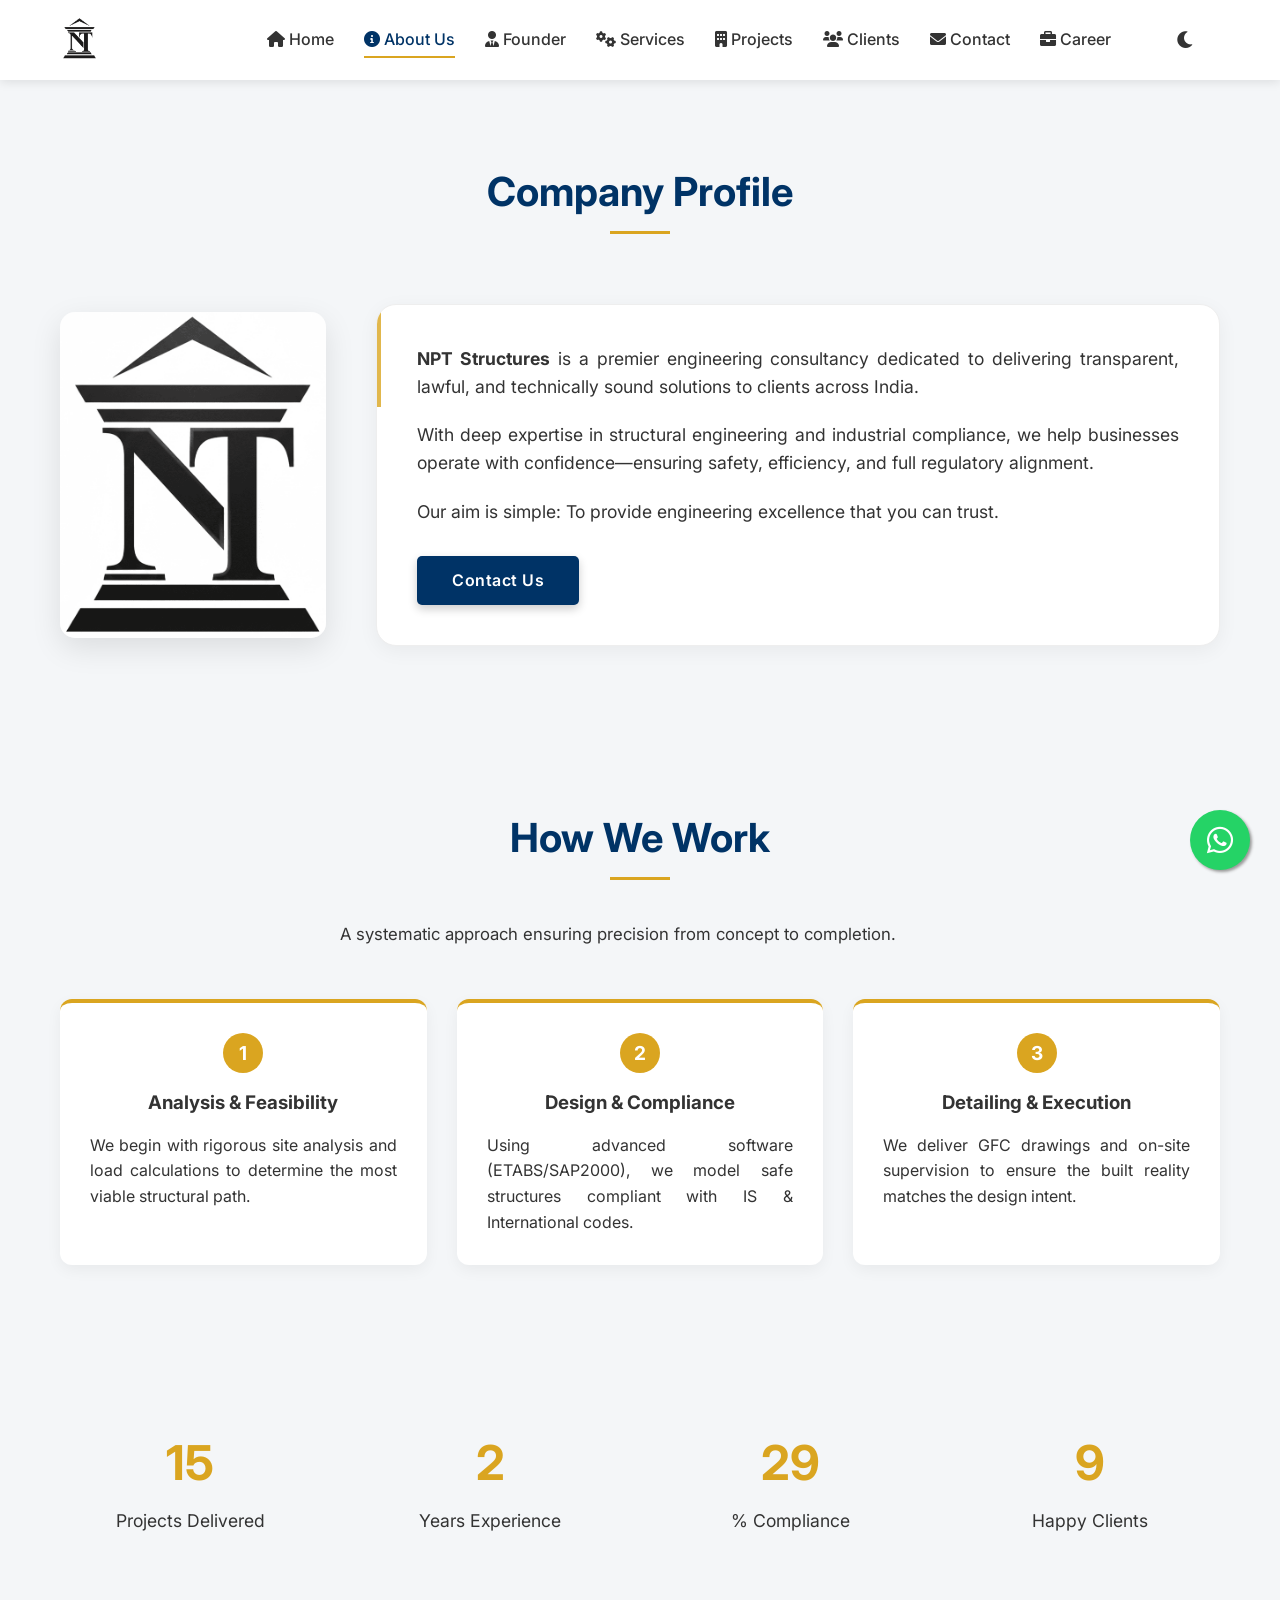
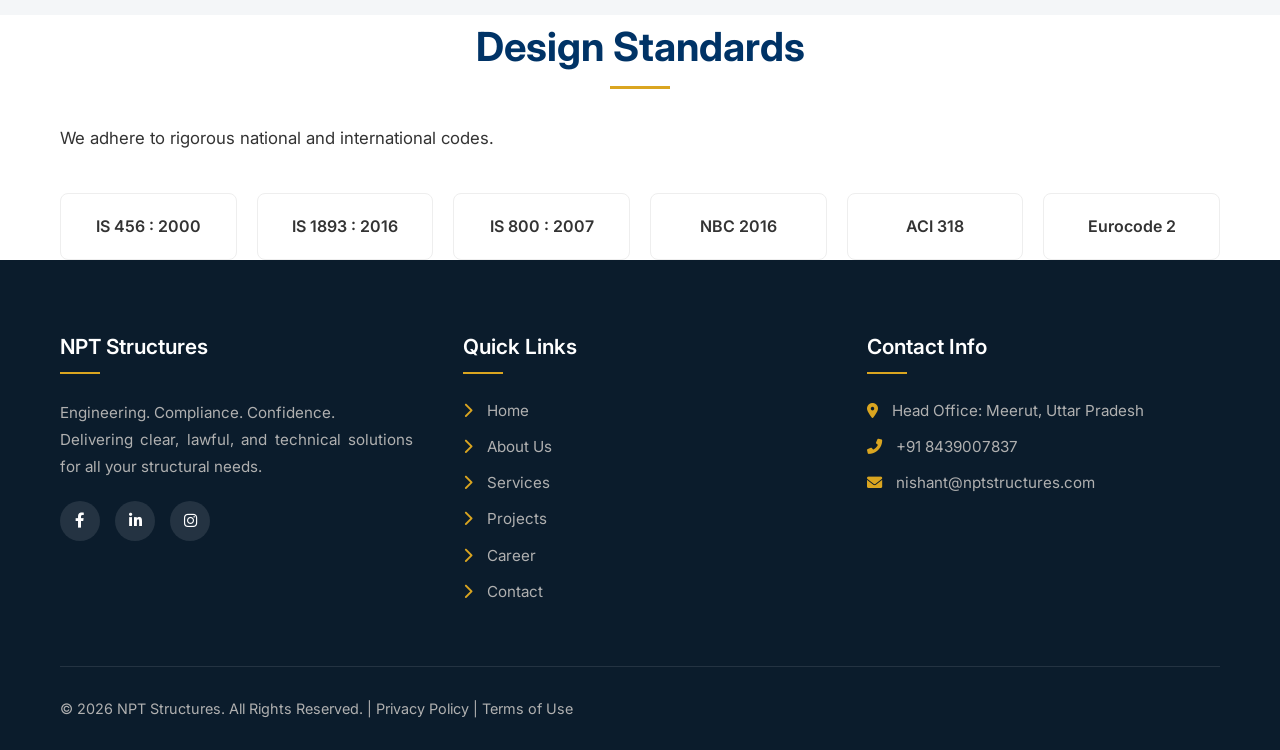
<file: about/index.html>
<!DOCTYPE html>
<html lang="en">

<head>
    <!-- Google Analytics -->
    <script async src="https://www.googletagmanager.com/gtag/js?id=G-XPP1EX9ZJM"></script>
    <script>
        window.dataLayer = window.dataLayer || [];
        function gtag(){dataLayer.push(arguments);}
        gtag('js', new Date());
        gtag('config', 'G-XPP1EX9ZJM');
    </script>

    <!-- Basic SEO -->
    <meta charset="UTF-8">
    <meta name="viewport" content="width=device-width, initial-scale=1.0">

    <!-- 🔥 Optimized Title -->
    <title>About NPT Structures | Structural Engineers in Meerut & India</title>

    <!-- 🔥 High-CTR Meta Description -->
    <meta name="description" content="About NPT Structures – CEng Structural Engineers in Meerut. Experts in structural design, audits & compliance across India. Call +91 8439007837.">

    <!-- Keywords (optional) -->
    <meta name="keywords" content="About Structural Engineers Meerut, Nishant Tyagi Associates, Structural Consultancy India, Engineering Firm India">

    <!-- Canonical -->
    <link rel="canonical" href="https://nptstructures.com/about/">

    <!-- Robots -->
    <meta name="robots" content="index, follow, max-image-preview:large">

    <!-- Author -->
    <meta name="author" content="NPT Structures">

    <!-- Theme Color -->
    <meta name="theme-color" content="#0d1b2a">

    <!-- Open Graph -->
    <meta property="og:title" content="About NPT Structures | Structural Experts India">
    <meta property="og:description" content="Trusted structural engineering firm in Meerut offering audits, FEA & compliance services across India.">
    <meta property="og:url" content="https://nptstructures.com/about/">
    <meta property="og:type" content="website">
    <meta property="og:image" content="https://nptstructures.com/assets/images/logo.png">

    <!-- Twitter -->
    <meta name="twitter:card" content="summary_large_image">
    <meta name="twitter:title" content="About NPT Structures">
    <meta name="twitter:description" content="Structural engineering experts in Meerut & Pan India. Learn about our vision, mission & expertise.">
    <meta name="twitter:image" content="https://nptstructures.com/assets/images/logo.png">

    <!-- Fonts (Fixed & SEO-safe) -->
    <link rel="preconnect" href="https://fonts.googleapis.com">
    <link rel="preconnect" href="https://fonts.gstatic.com" crossorigin>
    <link href="https://fonts.googleapis.com/css2?family=Inter:wght@300;400;500;600;700&amp;display=swap" rel="stylesheet">

    <!-- CSS -->
    <link rel="stylesheet" href="../assets/css/style.css">

    <!-- Favicon -->
    <link rel="icon" href="../assets/images/logo.png" type="image/png">

    <!-- Icons -->
    <link rel="stylesheet" href="https://cdnjs.cloudflare.com/ajax/libs/font-awesome/6.0.0/css/all.min.css">

    <!-- 🔥 Advanced Schema (Organization + Founder + AboutPage) -->
    <script type="application/ld+json">
    {
      "@context": "https://schema.org",
      "@type": "AboutPage",
      "name": "About NPT Structures",
      "url": "https://nptstructures.com/about/",
      "mainEntity": {
        "@type": "Organization",
        "name": "NPT Structures",
        "url": "https://nishanttyagiandassociates.com",
        "logo": "https://nptstructures.com/assets/images/logo.png",
        "description": "CEng Structural Engineering consultancy in Meerut offering structural design, audit, FEA and compliance services across India.",
        "telephone": "+91 8439007837",
        "founder": {
          "@type": "Person",
          "name": "Nishant Tyagi"
        },
        "address": {
          "@type": "PostalAddress",
          "addressLocality": "Meerut",
          "addressRegion": "Uttar Pradesh",
          "addressCountry": "IN"
        },
        "sameAs": [
          "https://www.facebook.com/nishantstructures",
          "https://www.linkedin.com/in/nishant-tyagi-1036a1152/",
          "https://www.instagram.com/er.nishant19"
        ]
      }
    }
    </script>
</head>

<body>

    <header>
        <div class="container nav-container">
            <a href="index.html" class="logo">
                <img src="../assets/images/logo.png" alt="NPT Structures">
            </a>
            <div class="mobile-menu-btn"><i class="fas fa-bars"></i></div>
            <nav class="nav-links">
                <a href="../"><i class="fas fa-home"></i> Home</a>
                <a href="../about/" class="active"><i class="fas fa-info-circle"></i> About Us</a>
                <a href="../founder/"><i class="fas fa-user-tie"></i> Founder</a>
                <a href="../services/"><i class="fas fa-cogs"></i> Services</a>
                <a href="../projects/"><i class="fas fa-building"></i> Projects</a>
                <a href="../clients/"><i class="fas fa-users"></i> Clients</a>
                <a href="../contact/"><i class="fas fa-envelope"></i> Contact</a>
                <a href="../career/"><i class="fas fa-briefcase"></i> Career</a>
                <div id="theme-toggle" style="cursor: pointer; margin-left: 10px;"><i class="fas fa-moon"></i></div>
            </nav>
        </div>
    </header>

    <section class="section-padding" style="margin-top: 80px;">
        <div class="container">
            <div class="text-center">
                <h2 class="section-title">Company Profile</h2>
            </div>
            <div class="about-content" style="margin-top: 50px;">
                <div>
                    <img src="../assets/images/about-logo.png" alt="Engineering Team" class="about-theme-img">
                </div>
                <div class="about-text-content">
                    <p style="font-size: 1.1rem; margin-bottom: 20px;">
                        <strong>NPT Structures</strong> is a premier engineering consultancy dedicated to
                        delivering transparent, lawful, and technically sound solutions to clients across India.
                    </p>
                    <p style="font-size: 1.1rem; margin-bottom: 20px;">
                        With deep expertise in structural engineering and industrial compliance, we help businesses
                        operate with confidence—ensuring safety, efficiency, and full regulatory alignment.
                    </p>
                    <p style="font-size: 1.1rem;">
                        Our aim is simple: To provide engineering excellence that you can trust.
                    </p>
                    <div style="margin-top: 30px;">
                        <a href="../contact/" class="btn">Contact Us</a>
                    </div>
                </div>
            </div>
        </div>
    </section>

    <!-- 1. Our Engineering Workflow -->
    <section class="section-padding reveal" style="background: var(--light-bg);">
        <div class="container">
            <div class="text-center">
                <h2 class="section-title">How We Work</h2>
                <p class="service-desc" style="max-width: 600px; margin: 20px auto;">A systematic approach ensuring
                    precision from concept to completion.</p>
            </div>
            <div
                style="display: grid; grid-template-columns: repeat(auto-fit, minmax(300px, 1fr)); gap: 30px; margin-top: 50px;">
                <div class="workflow-step reveal">
                    <div class="step-number">1</div>
                    <h3 style="margin-bottom: 15px;">Analysis & Feasibility</h3>
                    <p>We begin with rigorous site analysis and load calculations to determine the most viable
                        structural path.</p>
                </div>
                <div class="workflow-step reveal">
                    <div class="step-number">2</div>
                    <h3 style="margin-bottom: 15px;">Design & Compliance</h3>
                    <p>Using advanced software (ETABS/SAP2000), we model safe structures compliant with IS &
                        International codes.</p>
                </div>
                <div class="workflow-step reveal">
                    <div class="step-number">3</div>
                    <h3 style="margin-bottom: 15px;">Detailing & Execution</h3>
                    <p>We deliver GFC drawings and on-site supervision to ensure the built reality matches the design
                        intent.</p>
                </div>
            </div>
        </div>
    </section>

    <!-- 2. Company Stats -->
    <section class="section-padding reveal">
        <div class="container">
            <div style="display: grid; grid-template-columns: repeat(auto-fit, minmax(200px, 1fr)); gap: 40px;"
                class="reveal reveal-delay-2">
                <div class="stat-item">
                    <span class="stat-number" data-target="50">0</span>
                    <span class="stat-label">Projects Delivered</span>
                </div>
                <div class="stat-item">
                    <span class="stat-number" data-target="5">0</span>
                    <span class="stat-label">Years Experience</span>
                </div>
                <div class="stat-item">
                    <span class="stat-number" data-target="100">0</span>
                    <span class="stat-label">% Compliance</span>
                </div>
                <div class="stat-item">
                    <span class="stat-number" data-target="30">0</span>
                    <span class="stat-label">Happy Clients</span>
                </div>
            </div>
        </div>
    </section>

    <!-- 3. Standards & Certifications -->
    <section class="reveal" style="background: var(--card-bg);">
        <div class="container">
            <div class="text-center">
                <h2 class="section-title">Design Standards</h2>
                <p class="service-desc" style="margin-top: 15px;">We adhere to rigorous national and international
                    codes.</p>
            </div>
            <div class="cert-grid reveal reveal-delay-1" style="margin-top: 40px;">
                <div class="cert-item">IS 456 : 2000</div>
                <div class="cert-item">IS 1893 : 2016</div>
                <div class="cert-item">IS 800 : 2007</div>
                <div class="cert-item">NBC 2016</div>
                <div class="cert-item">ACI 318</div>
                <div class="cert-item">Eurocode 2</div>
            </div>
        </div>

        <footer>
            <div class="container">
                <div class="footer-content">
                    <div class="footer-section">
                        <h4>NPT Structures</h4>
                        <p>Engineering. Compliance. Confidence.<br>Delivering clear, lawful, and technical solutions for
                            all
                            your structural needs.</p>
                        <div class="social-links">
                            <a href="https://www.facebook.com/share/1Bvm3beDtH/?mibextid=wwXIfr"><i
                                    class="fab fa-facebook-f"></i></a>
                            <a href="https://www.linkedin.com/in/nishant-tyagi-1036a1152/"><i
                                    class="fab fa-linkedin-in"></i></a>
                            <a
                                href="https://www.instagram.com/er.nishant19?igsh=MXc3ZTB1Z3V0cXY0aA%3D%3D&utm_source=qr"><i
                                    class="fab fa-instagram"></i></a>
                        </div>
                    </div>
                    <div class="footer-section">
                        <h4>Quick Links</h4>
                        <ul>
                            <li><a href="../"><i class="fas fa-chevron-right"></i> Home</a></li>
                            <li><a href="../about/"><i class="fas fa-chevron-right"></i> About Us</a></li>
                            <li><a href="../services/"><i class="fas fa-chevron-right"></i> Services</a></li>
                            <li><a href="../projects/"><i class="fas fa-chevron-right"></i> Projects</a></li>
                            <li><a href="../career/"><i class="fas fa-chevron-right"></i> Career</a></li>
                            <li><a href="../contact/"><i class="fas fa-chevron-right"></i> Contact</a></li>
                        </ul>
                    </div>
                    <div class="footer-section">
                        <h4>Contact Info</h4>
                        <ul>
                            <li><i class="fas fa-map-marker-alt"></i> Head Office: Meerut, Uttar Pradesh</li>
                            <li><i class="fas fa-phone-alt"></i> <a href="tel:+918439007837" style="color: #b0b0b0;">+91
                                    8439007837</a></li>
                            <li><i class="fas fa-envelope"></i> <a href="mailto:nishant@nptstructures.com"
                                    style="color: #b0b0b0;">nishant@nptstructures.com</a></li>
                        </ul>
                    </div>
                </div>
                <div class="copyright">
                    <p>&copy; <span id="current-year">2024</span> NPT Structures. All Rights Reserved. | <a
                            href="../privacy-policy.html" style="color: inherit; text-decoration: none;">Privacy
                            Policy</a> | <a href="../terms.html" style="color: inherit; text-decoration: none;">Terms of
                            Use</a></p>
                </div>
            </div>
        </footer>

        <script src="../assets/js/script.js"></script>
</body>

</html>
</file>
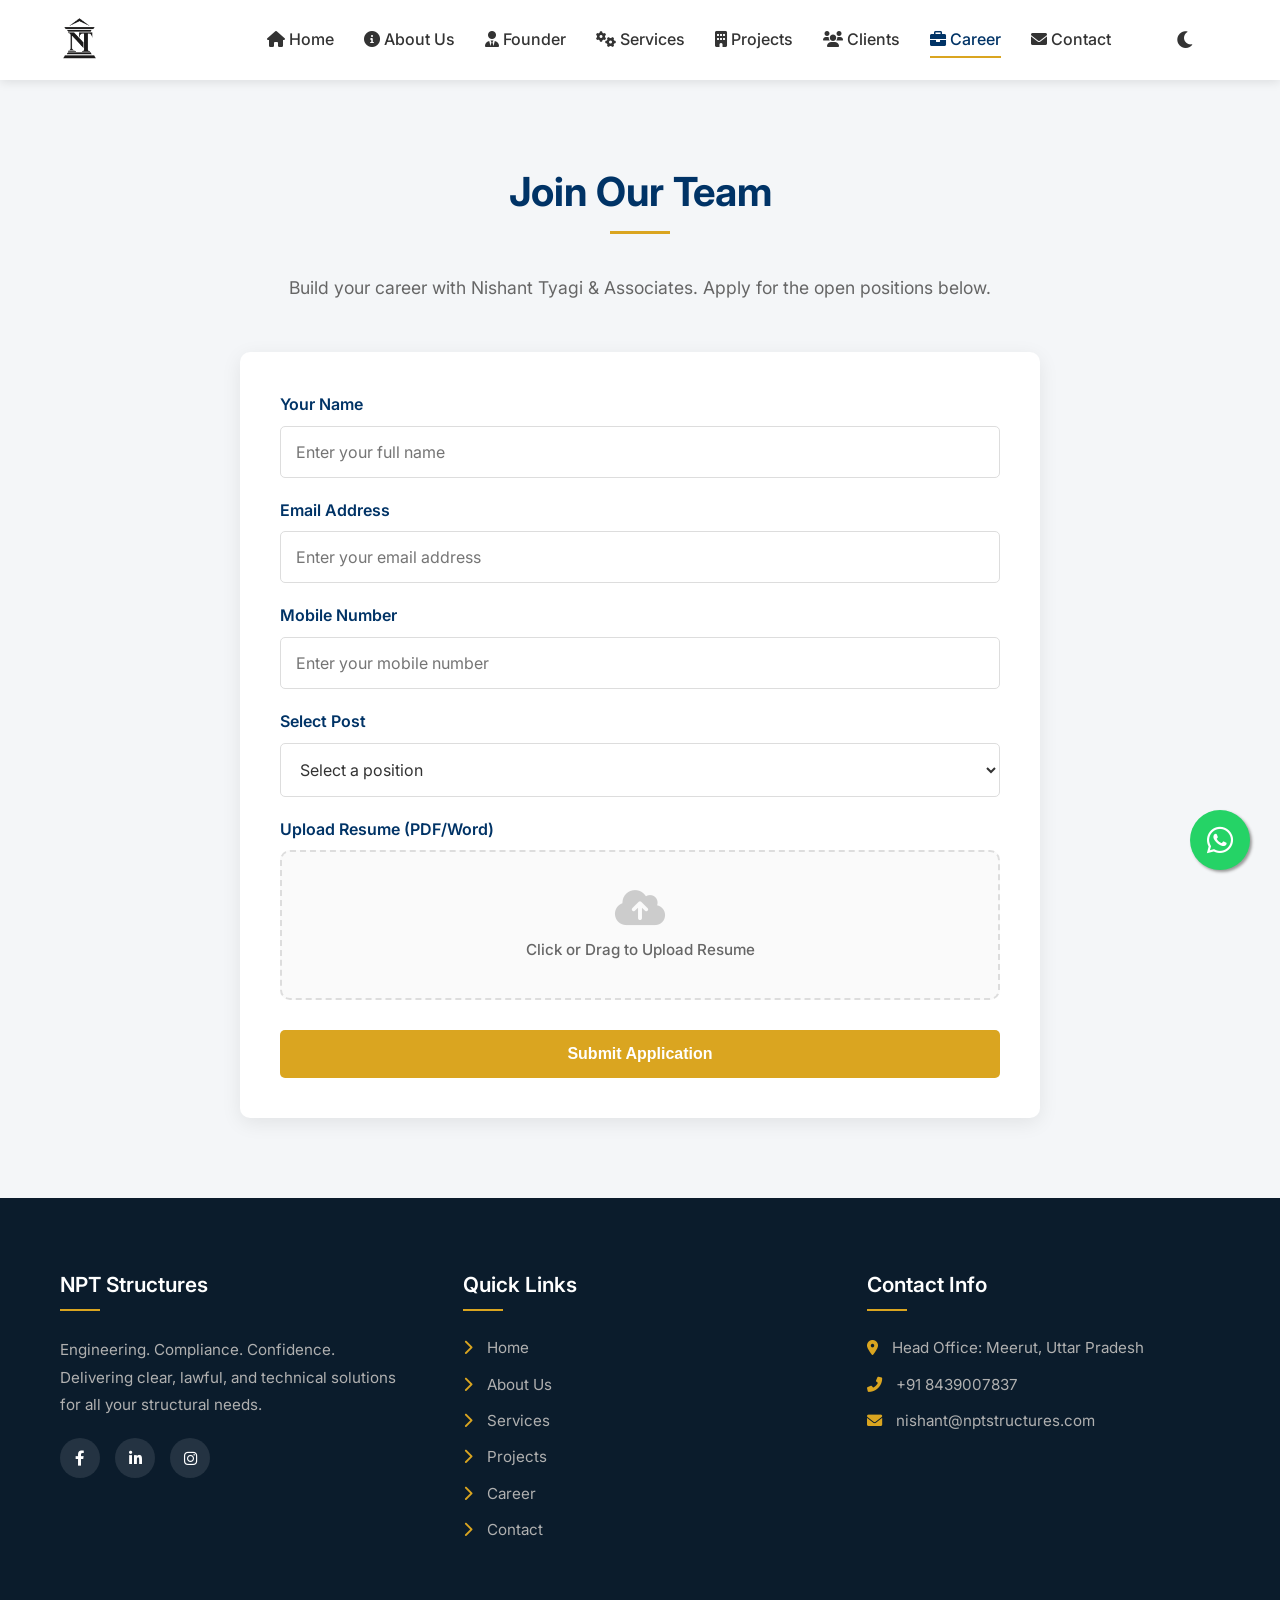
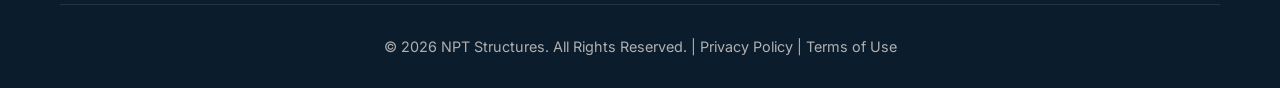
<file: career/index.html>
<!DOCTYPE html>
<html lang="en">

<head>
    <!-- Google Analytics -->
    <script async src="https://www.googletagmanager.com/gtag/js?id=G-XPP1EX9ZJM"></script>
    <script>
        window.dataLayer = window.dataLayer || [];
        function gtag(){dataLayer.push(arguments);}
        gtag('js', new Date());
        gtag('config', 'G-XPP1EX9ZJM');
    </script>

    <!-- Basic SEO -->
    <meta charset="UTF-8">
    <meta name="viewport" content="width=device-width, initial-scale=1.0">

    <!-- 🔥 High Ranking Title -->
    <title>Civil & Structural Engineer Jobs in Meerut | Apply Now</title>

    <!-- 🔥 High CTR Meta Description -->
    <meta name="description" content="Apply for Civil & Structural Engineer jobs in Meerut at NPT Structures. Hiring designers & detailing engineers. Call +91 8439007837.">

    <!-- Keywords -->
    <meta name="keywords" content="Civil Engineer Jobs Meerut, Structural Engineer Jobs India, AutoCAD Designer Jobs, Structural Detailing Jobs">

    <!-- Canonical -->
    <link rel="canonical" href="https://nptstructures.com/career/">

    <!-- Robots -->
    <meta name="robots" content="index, follow, max-image-preview:large">

    <!-- Author -->
    <meta name="author" content="NPT Structures">

    <!-- Theme -->
    <meta name="theme-color" content="#0d1b2a">

    <!-- Open Graph -->
    <meta property="og:title" content="Careers | Structural Engineer Jobs in Meerut">
    <meta property="og:description" content="Join our team of structural engineers. Apply for design & detailing roles today.">
    <meta property="og:image" content="https://nptstructures.com/assets/images/logo.png">
    <meta property="og:url" content="https://nptstructures.com/career/">
    <meta property="og:type" content="website">

    <!-- Twitter -->
    <meta name="twitter:card" content="summary_large_image">
    <meta name="twitter:title" content="Civil Engineer Jobs Meerut">
    <meta name="twitter:description" content="Apply for structural engineering jobs in Meerut.">
    <meta name="twitter:image" content="https://nptstructures.com/assets/images/logo.png">

    <!-- Fonts (FIXED) -->
    <link rel="preconnect" href="https://fonts.googleapis.com">
    <link rel="preconnect" href="https://fonts.gstatic.com" crossorigin>
    <link href="https://fonts.googleapis.com/css2?family=Inter:wght@300;400;500;600;700&amp;display=swap" rel="stylesheet">

    <!-- CSS -->
    <link rel="stylesheet" href="../assets/css/style.css">

    <!-- Favicon -->
    <link rel="icon" href="../assets/images/logo.png" type="image/png">

    <!-- Icons -->
    <link rel="stylesheet" href="https://cdnjs.cloudflare.com/ajax/libs/font-awesome/6.0.0/css/all.min.css">

    <!-- 🔥 JOB POSTING SCHEMA (VERY IMPORTANT FOR GOOGLE JOBS) -->
    <script type="application/ld+json">
    {
      "@context": "https://schema.org",
      "@type": "JobPosting",
      "title": "Civil Structural Engineer",
      "description": "We are hiring Civil Structural Engineers and Detailing Engineers for design, analysis and structural projects.",
      "identifier": {
        "@type": "PropertyValue",
        "name": "NPT Structures",
        "value": "NTA-CAREER-001"
      },
      "datePosted": "2026-04-20",
      "validThrough": "2026-12-31",
      "employmentType": "FULL_TIME",
      "hiringOrganization": {
        "@type": "Organization",
        "name": "NPT Structures",
        "sameAs": "https://nishanttyagiandassociates.com",
        "logo": "https://nptstructures.com/assets/images/logo.png"
      },
      "jobLocation": {
        "@type": "Place",
        "address": {
          "@type": "PostalAddress",
          "addressLocality": "Meerut",
          "addressRegion": "Uttar Pradesh",
          "addressCountry": "IN"
        }
      },
      "baseSalary": {
        "@type": "MonetaryAmount",
        "currency": "INR",
        "value": {
          "@type": "QuantitativeValue",
          "minValue": 15000,
          "maxValue": 50000,
          "unitText": "MONTH"
        }
      }
    }
    </script>
    <style>
        /* Custom File Upload Styles */
        .file-upload-wrapper {
            position: relative;
            width: 100%;
            height: 150px;
            border: 2px dashed #ddd;
            /* var(--input-border) fallback */
            border-radius: 10px;
            display: flex;
            align-items: center;
            justify-content: center;
            background-color: #fafafa;
            /* var(--light-bg) fallback */
            transition: all 0.3s ease;
            cursor: pointer;
            overflow: hidden;
        }

        .file-upload-wrapper:hover {
            border-color: var(--secondary-color);
            background-color: #fff;
            box-shadow: 0 5px 15px rgba(0, 0, 0, 0.05);
        }

        .file-input {
            position: absolute;
            width: 100%;
            height: 100%;
            top: 0;
            left: 0;
            opacity: 0;
            cursor: pointer;
            z-index: 2;
        }

        .file-label {
            display: flex;
            flex-direction: column;
            align-items: center;
            justify-content: center;
            text-align: center;
            pointer-events: none;
            /* Let clicks pass to input */
            color: #666;
            /* var(--text-muted) fallback */
            transition: color 0.3s ease;
        }

        .file-upload-wrapper:hover .file-label {
            color: var(--secondary-color);
        }

        .file-label i {
            font-size: 2.5rem;
            margin-bottom: 10px;
            color: #ccc;
            transition: color 0.3s ease;
        }

        .file-upload-wrapper:hover .file-label i {
            color: var(--secondary-color);
        }

        .file-label span {
            font-weight: 500;
            font-size: 0.95rem;
        }

        /* Success state for file selected */
        .file-upload-wrapper.has-file {
            border-color: #28a745;
            /* Success green */
            background-color: rgba(40, 167, 69, 0.05);
            border-style: solid;
        }

        .file-upload-wrapper.has-file .file-label i {
            color: #28a745;
            content: "\f15c";
            /* Change icon to file-alt if possible via content, but better to keep class switch logic simple or just color */
        }

        .file-upload-wrapper.has-file .file-label {
            color: #28a745;
        }
    </style>
</head>

<body>

    <header>
        <div class="container nav-container">
            <a href="index.html" class="logo">
                <img src="../assets/images/logo.png" alt="NPT Structures">
            </a>
            <div class="mobile-menu-btn"><i class="fas fa-bars"></i></div>
            <nav class="nav-links">
                <a href="../"><i class="fas fa-home"></i> Home</a>
                <a href="../about/"><i class="fas fa-info-circle"></i> About Us</a>
                <a href="../founder/"><i class="fas fa-user-tie"></i> Founder</a>
                <a href="../services/"><i class="fas fa-cogs"></i> Services</a>
                <a href="../projects/"><i class="fas fa-building"></i> Projects</a>
                <a href="../clients/"><i class="fas fa-users"></i> Clients</a>
                <a href="../career/" class="active"><i class="fas fa-briefcase"></i> Career</a>
                <a href="../contact/"><i class="fas fa-envelope"></i> Contact</a>
                <!-- Theme Toggle inside Nav for better mobile layout -->
                <div id="theme-toggle" style="cursor: pointer; margin-left: 10px;"><i class="fas fa-moon"></i></div>
            </nav>
        </div>
    </header>

    <section class="section-padding" style="margin-top: 80px;">
        <div class="container">
            <div class="text-center">
                <h2 class="section-title">Join Our Team</h2>
                <p style="margin-top: 20px; font-size: 1.1rem; color: #666;">Build your career with Nishant Tyagi &
                    Associates. Apply for the open positions below.</p>
            </div>

            <div class="contact-grid"
                style="margin-top: 50px; display: block; max-width: 800px; margin-left: auto; margin-right: auto;">

                <!-- Application Form -->
                <div>
                    <form id="careerForm" action="#" method="POST" class="reveal"
                        style="background: var(--card-bg); padding: 40px; border-radius: 10px; box-shadow: 0 5px 20px rgba(0,0,0,0.08);">
                        <div class="form-group">
                            <label
                                style="display: block; margin-bottom: 8px; font-weight: 600; color: var(--primary-color);">Your
                                Name</label>
                            <input type="text" name="name" class="form-control" placeholder="Enter your full name"
                                required
                                style="padding: 15px; width: 100%; border: 1px solid #ddd; border-radius: 5px;">
                        </div>
                        <div class="form-group" style="margin-top: 20px;">
                            <label
                                style="display: block; margin-bottom: 8px; font-weight: 600; color: var(--primary-color);">Email
                                Address</label>
                            <input type="email" name="email" class="form-control" placeholder="Enter your email address"
                                required
                                style="padding: 15px; width: 100%; border: 1px solid #ddd; border-radius: 5px;">
                        </div>
                        <div class="form-group" style="margin-top: 20px;">
                            <label
                                style="display: block; margin-bottom: 8px; font-weight: 600; color: var(--primary-color);">Mobile
                                Number</label>
                            <input type="tel" name="mobile" class="form-control" placeholder="Enter your mobile number"
                                required
                                style="padding: 15px; width: 100%; border: 1px solid #ddd; border-radius: 5px;">
                        </div>
                        <div class="form-group" style="margin-top: 20px;">
                            <label
                                style="display: block; margin-bottom: 8px; font-weight: 600; color: var(--primary-color);">Select
                                Post</label>
                            <select name="post" class="form-control" required
                                style="padding: 15px; width: 100%; border: 1px solid #ddd; border-radius: 5px; background: var(--card-bg); color: var(--text-color);">
                                <option value="" disabled selected>Select a position</option>
                                <option value="Civil Structural Designer">Civil Structural Designer</option>
                                <option value="Detailing Engineer">Detailing Engineer</option>
                            </select>
                        </div>
                        <div class="form-group" style="margin-top: 20px;">
                            <label
                                style="display: block; margin-bottom: 8px; font-weight: 600; color: var(--primary-color);">Upload
                                Resume (PDF/Word)</label>

                            <div class="file-upload-wrapper" id="fileUploadWrapper">
                                <input type="file" name="resume" id="resumeInput" accept=".pdf,.doc,.docx"
                                    class="file-input" required>
                                <label for="resumeInput" class="file-label">
                                    <i class="fas fa-cloud-upload-alt"></i>
                                    <span id="fileLabelText">Click or Drag to Upload Resume</span>
                                </label>
                            </div>
                        </div>

                        <button type="submit" class="btn-solid-gold" id="submitBtn"
                            style="width: 100%; margin-top: 30px; display: flex; justify-content: center; align-items: center; padding: 15px; background-color: var(--secondary-color); color: white; border: none; font-weight: 600; font-size: 1rem; cursor: pointer; border-radius: 5px;">
                            <span class="btn-text">Submit Application</span>
                            <span class="btn-loader" style="display: none; margin-left: 10px;"><i
                                    class="fas fa-spinner fa-spin"></i> Processing...</span>
                        </button>
                    </form>
                </div>

            </div>
    </section>

    <footer>
        <div class="container">
            <div class="footer-content">
                <div class="footer-section">
                    <h4>NPT Structures</h4>
                    <p>Engineering. Compliance. Confidence.<br>Delivering clear, lawful, and technical solutions for all
                        your structural needs.</p>
                    <div class="social-links">
                        <a href="https://www.facebook.com/share/1Bvm3beDtH/?mibextid=wwXIfr"><i
                                class="fab fa-facebook-f"></i></a>
                        <a href="https://www.linkedin.com/in/nishant-tyagi-1036a1152/"><i
                                class="fab fa-linkedin-in"></i></a>
                        <a href="https://www.instagram.com/er.nishant19?igsh=MXc3ZTB1Z3V0cXY0aA%3D%3D&utm_source=qr"><i
                                class="fab fa-instagram"></i></a>
                    </div>
                </div>
                <div class="footer-section">
                    <h4>Quick Links</h4>
                    <ul>
                        <li><a href="../"><i class="fas fa-chevron-right"></i> Home</a></li>
                        <li><a href="../about/"><i class="fas fa-chevron-right"></i> About Us</a></li>
                        <li><a href="../services/"><i class="fas fa-chevron-right"></i> Services</a></li>
                        <li><a href="../projects/"><i class="fas fa-chevron-right"></i> Projects</a></li>
                        <li><a href="../career/"><i class="fas fa-chevron-right"></i> Career</a></li>
                        <li><a href="../contact/"><i class="fas fa-chevron-right"></i> Contact</a></li>
                    </ul>
                </div>
                <div class="footer-section">
                    <h4>Contact Info</h4>
                    <ul>
                        <li><i class="fas fa-map-marker-alt"></i> Head Office: Meerut, Uttar Pradesh</li>
                        <li><i class="fas fa-phone-alt"></i> <a href="tel:+918439007837" style="color: #b0b0b0;">+91
                                8439007837</a></li>
                        <li><i class="fas fa-envelope"></i> <a href="mailto:nishant@nptstructures.com"
                                style="color: #b0b0b0;">nishant@nptstructures.com</a></li>
                    </ul>
                </div>
            </div>
            <div class="copyright">
                <p>&copy; <span id="current-year">2024</span> NPT Structures. All Rights Reserved. | <a
                        href="../privacy-policy.html" style="color: inherit; text-decoration: none;">Privacy Policy</a>
                    | <a href="../terms.html" style="color: inherit; text-decoration: none;">Terms of Use</a></p>
            </div>
        </div>
    </footer>

    <script src="../assets/js/script.js"></script>
    <script>
        // Custom Script for Career Form
        const careerForm = document.getElementById('careerForm');

        const resumeInput = document.getElementById('resumeInput');
        const fileUploadWrapper = document.getElementById('fileUploadWrapper');
        const fileLabelText = document.getElementById('fileLabelText');

        if (resumeInput && fileUploadWrapper && fileLabelText) {
            resumeInput.addEventListener('change', function () {
                if (this.files && this.files.length > 0) {
                    const fileName = this.files[0].name;
                    fileLabelText.textContent = fileName;
                    fileUploadWrapper.classList.add('has-file');

                    // Change icon to check-circle
                    const icon = fileUploadWrapper.querySelector('i');
                    if (icon) {
                        icon.classList.remove('fa-cloud-upload-alt');
                        icon.classList.add('fa-file-alt');
                    }
                } else {
                    fileLabelText.textContent = 'Click or Drag to Upload Resume';
                    fileUploadWrapper.classList.remove('has-file');

                    const icon = fileUploadWrapper.querySelector('i');
                    if (icon) {
                        icon.classList.remove('fa-file-alt');
                        icon.classList.add('fa-cloud-upload-alt');
                    }
                }
            });
        }

        const SCRIPT_URL = 'https://script.google.com/macros/s/AKfycbxu-DfbgqKr0kOaqNMSgv6iX835DmDBO3kb1ULusjQwTzMEIe0zCCnnznbQVwwx0Ls/exec';

        if (careerForm) {
            careerForm.addEventListener('submit', function (e) {
                e.preventDefault();

                const submitBtn = document.getElementById('submitBtn');
                const btnText = submitBtn.querySelector('.btn-text');
                const btnLoader = submitBtn.querySelector('.btn-loader');
                const resumeInput = document.getElementById('resumeInput');

                if (resumeInput.files.length === 0) {
                    alert("Please select a resume file.");
                    return;
                }

                const file = resumeInput.files[0];
                const reader = new FileReader();

                // 1. Show Loading State
                submitBtn.disabled = true;
                btnText.style.display = 'none';
                btnLoader.style.display = 'inline-flex';

                reader.onload = function (e) {
                    const fileData = e.target.result.split(',')[1]; // Base64 part

                    const formData = new FormData(careerForm);
                    // Add extra fields for the backend to identify this as a career submission
                    formData.append('formType', 'career');
                    formData.append('resumeName', file.name);
                    formData.append('resumeMimeType', file.type);
                    formData.append('resumeData', fileData);

                    // We can't send FormData directly with file content to GAS easily via fetch for big files, 
                    // but for PDFs < 5MB usually fine if strictly text/json. 
                    // However, standard FormData POST to GAS often has CORS issues or doesn't parse files well without specific handling.
                    // A better way usually: Send as JSON

                    const payload = {
                        formType: 'career',
                        name: formData.get('name'),
                        email: formData.get('email'),
                        mobile: formData.get('mobile'),
                        post: formData.get('post'),
                        resumeName: file.name,
                        resumeMimeType: file.type,
                        resumeData: fileData
                    };

                    fetch(SCRIPT_URL, {
                        method: 'POST',
                        body: JSON.stringify(payload) // Send as JSON string
                    })
                        .then(response => response.json())
                        .then(data => {
                            if (data.result === 'success') {
                                // Show Toast
                                if (typeof showToast === 'function') {
                                    showToast('Application submitted successfully!', 'success');
                                }
                                careerForm.reset();
                                // Reset file upload UI
                                if (fileLabelText) fileLabelText.textContent = "Click or Drag to Upload Resume";
                                if (fileUploadWrapper) {
                                    fileUploadWrapper.classList.remove('has-file');
                                    const icon = fileUploadWrapper.querySelector('i');
                                    if (icon) {
                                        icon.classList.remove('fa-file-alt');
                                        icon.classList.add('fa-cloud-upload-alt');
                                    }
                                }
                            } else {
                                if (typeof showToast === 'function') {
                                    showToast('Error: ' + data.error, 'error');
                                }
                            }
                        })
                        .catch(error => {
                            console.error('Error!', error.message);
                            if (typeof showToast === 'function') {
                                showToast('Network error! Please try again.', 'error');
                            }
                        })
                        .finally(() => {
                            submitBtn.disabled = false;
                            btnText.style.display = 'inline';
                            btnLoader.style.display = 'none';
                        });
                };

                reader.readAsDataURL(file);
            });
        }
    </script>
</body>

</html>
</file>
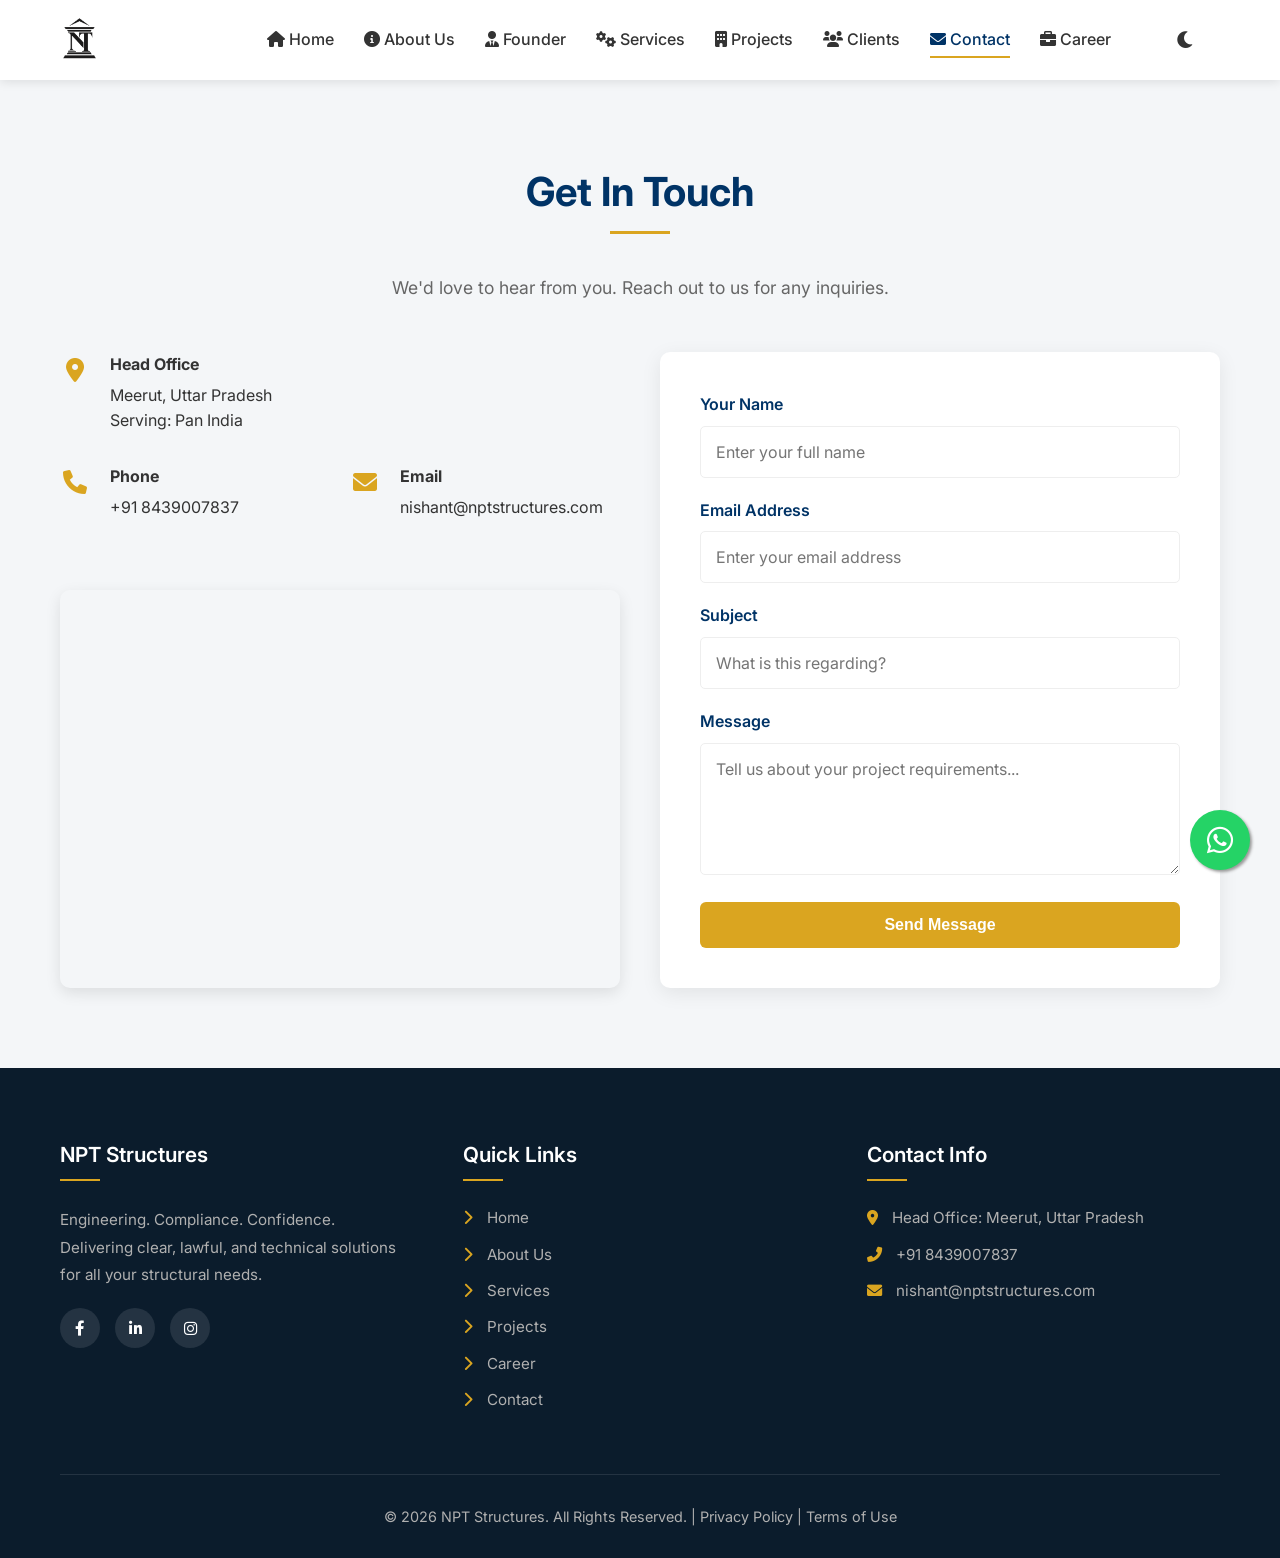
<file: contact/index.html>
<!DOCTYPE html>
<html lang="en">

<head>
    <!-- Google Analytics -->
    <script async src="https://www.googletagmanager.com/gtag/js?id=G-XPP1EX9ZJM"></script>
    <script>
        window.dataLayer = window.dataLayer || [];
        function gtag(){dataLayer.push(arguments);}
        gtag('js', new Date());
        gtag('config', 'G-XPP1EX9ZJM');
    </script>

    <!-- Basic SEO -->
    <meta charset="UTF-8">
    <meta name="viewport" content="width=device-width, initial-scale=1.0">

    <!-- 🔥 High Ranking Title -->
    <title>Contact Structural Engineers in Meerut | Call +91 8439007837</title>

    <!-- 🔥 High CTR Meta Description -->
    <meta name="description" content="Contact NPT Structures, Meerut. CEng structural engineers for audits, FEA & design services across India. Call +91 8439007837.">

    <!-- Keywords -->
    <meta name="keywords" content="Contact Structural Engineer Meerut, Engineering Consultancy Contact India, Structural Audit Contact">

    <!-- Canonical -->
    <link rel="canonical" href="https://nptstructures.com/contact/">

    <!-- Robots -->
    <meta name="robots" content="index, follow, max-image-preview:large">

    <!-- Author -->
    <meta name="author" content="NPT Structures">

    <!-- Theme -->
    <meta name="theme-color" content="#0d1b2a">

    <!-- Open Graph -->
    <meta property="og:title" content="Contact Structural Engineers | NPT Structures">
    <meta property="og:description" content="Call or visit us in Meerut for structural audits, FEA & design services across India.">
    <meta property="og:image" content="https://nptstructures.com/assets/images/logo.png">
    <meta property="og:url" content="https://nptstructures.com/contact/">
    <meta property="og:type" content="website">

    <!-- Twitter -->
    <meta name="twitter:card" content="summary_large_image">
    <meta name="twitter:title" content="Contact Structural Engineers Meerut">
    <meta name="twitter:description" content="Reach out for structural audit, design & compliance services.">
    <meta name="twitter:image" content="https://nptstructures.com/assets/images/logo.png">

    <!-- Fonts (FIXED ERROR) -->
    <link rel="preconnect" href="https://fonts.googleapis.com">
    <link rel="preconnect" href="https://fonts.gstatic.com" crossorigin>
    <link href="https://fonts.googleapis.com/css2?family=Inter:wght@300;400;500;600;700&amp;display=swap" rel="stylesheet">

    <!-- CSS -->
    <link rel="stylesheet" href="../assets/css/style.css">

    <!-- Favicon -->
    <link rel="icon" href="../assets/images/logo.png" type="image/png">

    <!-- Icons -->
    <link rel="stylesheet" href="https://cdnjs.cloudflare.com/ajax/libs/font-awesome/6.0.0/css/all.min.css">

    <!-- 🔥 ADVANCED LOCAL SEO SCHEMA -->
    <script type="application/ld+json">
    {
      "@context": "https://schema.org",
      "@graph": [
        {
          "@type": "ContactPage",
          "name": "Contact NPT Structures",
          "url": "https://nptstructures.com/contact/"
        },
        {
          "@type": "ProfessionalService",
          "name": "NPT Structures",
          "image": "https://nptstructures.com/assets/images/logo.png",
          "url": "https://nishanttyagiandassociates.com",
          "telephone": "+91 8439007837",
          "email": "nishant@nptstructures.com",
          "address": {
            "@type": "PostalAddress",
            "addressLocality": "Meerut",
            "addressRegion": "Uttar Pradesh",
            "postalCode": "250001",
            "addressCountry": "IN"
          },
          "geo": {
            "@type": "GeoCoordinates",
            "latitude": 28.9845,
            "longitude": 77.7064
          },
          "areaServed": {
            "@type": "Country",
            "name": "India"
          },
          "openingHours": "Mo-Sa 09:00-18:00",
          "sameAs": [
            "https://www.facebook.com/nishantstructures",
            "https://www.linkedin.com/in/nishant-tyagi-1036a1152/",
            "https://www.instagram.com/er.nishant19"
          ]
        }
      ]
    }
    </script>
</head>

<body>

    <header>
        <div class="container nav-container">
            <a href="index.html" class="logo">
                <img src="../assets/images/logo.png" alt="NPT Structures">
            </a>
            <div class="mobile-menu-btn"><i class="fas fa-bars"></i></div>
            <nav class="nav-links">
                <a href="../"><i class="fas fa-home"></i> Home</a>
                <a href="../about/"><i class="fas fa-info-circle"></i> About Us</a>
                <a href="../founder/"><i class="fas fa-user-tie"></i> Founder</a>
                <a href="../services/"><i class="fas fa-cogs"></i> Services</a>
                <a href="../projects/"><i class="fas fa-building"></i> Projects</a>
                <a href="../clients/"><i class="fas fa-users"></i> Clients</a>
                <a href="../contact/" class="active"><i class="fas fa-envelope"></i> Contact</a>
                <a href="../career/"><i class="fas fa-briefcase"></i> Career</a>
                <!-- Theme Toggle inside Nav for better mobile layout -->
                <div id="theme-toggle" style="cursor: pointer; margin-left: 10px;"><i class="fas fa-moon"></i></div>
            </nav>
        </div>
    </header>

    <section class="section-padding" style="margin-top: 80px;">
        <div class="container">
            <div class="text-center">
                <h2 class="section-title">Get In Touch</h2>
                <p style="margin-top: 20px; font-size: 1.1rem; color: #666;">We'd love to hear from you. Reach out to us
                    for any inquiries.</p>
            </div>

            <div class="contact-grid" style="margin-top: 50px;">
                <!-- Contact Info -->
                <!-- Left Column: Info + Map -->
                <div class="reveal" style="display: flex; flex-direction: column; justify-content: space-between;">
                    <!-- Contact Info -->

                    <!-- Head Office (Full Width) -->
                    <div class="contact-info-item">
                        <div class="contact-info-icon"><i class="fas fa-map-marker-alt"></i></div>
                        <div>
                            <h4 style="margin-bottom: 5px;">Head Office</h4>
                            <p>Meerut, Uttar Pradesh<br>Serving: Pan India</p>
                        </div>
                    </div>

                    <!-- Phone & Email (Side by Side) -->
                    <div class="contact-subgrid">
                        <div class="contact-info-item">
                            <div class="contact-info-icon"><i class="fas fa-phone"></i></div>
                            <div>
                                <h4 style="margin-bottom: 5px;">Phone</h4>
                                <p>+91 8439007837</p>
                            </div>
                        </div>
                        <div class="contact-info-item">
                            <div class="contact-info-icon"><i class="fas fa-envelope"></i></div>
                            <div>
                                <h4 style="margin-bottom: 5px;">Email</h4>
                                <p>nishant@nptstructures.com</p>
                            </div>
                        </div>
                    </div>

                    <!-- Google Map (Expanded Height to Balance) -->
                    <div
                        style="margin-top: 20px; border-radius: 10px; overflow: hidden; box-shadow: 0 5px 15px rgba(0,0,0,0.1); flex-grow: 1;">
                            
                            <iframe src="https://www.google.com/maps/embed?pb=!1m18!1m12!1m3!1d3158.7918574279465!2d77.72009757551325!3d28.970220075482086!2m3!1f0!2f0!3f0!3m2!1i1024!2i768!4f13.1!3m3!1m2!1s0x390c65f3888669bf%3A0xe9c32cc0027e6954!2sNISHANT%20TYAGI%20AND%20ASSOCIATES!5e1!3m2!1sen!2sin!4v1769698790666!5m2!1sen!2sin" width="100%" height="100%" style="border:0; min-height: 250px;" allowfullscreen="" loading="lazy" referrerpolicy="no-referrer-when-downgrade"></iframe>
                    </div>
                </div>

                <!-- Right Column: Contact Form -->
                <div>
                    <form id="contactForm" action="#" method="POST" class="reveal reveal-delay-2"
                        style="background: var(--card-bg); padding: 40px; border-radius: 10px; box-shadow: 0 5px 20px rgba(0,0,0,0.08); height: 100%;">
                        <div class="form-group">
                            <label
                                style="display: block; margin-bottom: 8px; font-weight: 600; color: var(--primary-color);">Your
                                Name</label>
                            <input type="text" name="name" class="form-control" placeholder="Enter your full name"
                                required style="padding: 15px;">
                        </div>
                        <div class="form-group">
                            <label
                                style="display: block; margin-bottom: 8px; font-weight: 600; color: var(--primary-color);">Email
                                Address</label>
                            <input type="email" name="email" class="form-control" placeholder="Enter your email address"
                                required style="padding: 15px;">
                        </div>
                        <div class="form-group">
                            <label
                                style="display: block; margin-bottom: 8px; font-weight: 600; color: var(--primary-color);">Subject</label>
                            <input type="text" name="subject" class="form-control" placeholder="What is this regarding?"
                                id="subjectInput" style="padding: 15px;">
                        </div>
                        <div class="form-group">
                            <label
                                style="display: block; margin-bottom: 8px; font-weight: 600; color: var(--primary-color);">Message</label>
                            <textarea name="message" class="form-control" rows="5"
                                placeholder="Tell us about your project requirements..." required
                                style="padding: 15px;"></textarea>
                        </div>
                        <button type="submit" class="btn-solid-gold" id="submitBtn"
                            style="width: 100%; margin-top: 10px; display: flex; justify-content: center; align-items: center;">
                            <span class="btn-text">Send Message</span>
                            <span class="btn-loader" style="display: none; margin-left: 10px;"><i
                                    class="fas fa-spinner fa-spin"></i> Sending...</span>
                        </button>
                    </form>
                </div>

            </div>
    </section>

    <footer>
        <div class="container">
            <div class="footer-content">
                <div class="footer-section">
                    <h4>NPT Structures</h4>
                    <p>Engineering. Compliance. Confidence.<br>Delivering clear, lawful, and technical solutions for all
                        your structural needs.</p>
                    <div class="social-links">
                        <a href="https://www.facebook.com/share/1Bvm3beDtH/?mibextid=wwXIfr"><i
                                class="fab fa-facebook-f"></i></a>
                        <a href="https://www.linkedin.com/in/nishant-tyagi-1036a1152/"><i
                                class="fab fa-linkedin-in"></i></a>
                        <a href="https://www.instagram.com/er.nishant19?igsh=MXc3ZTB1Z3V0cXY0aA%3D%3D&utm_source=qr"><i
                                class="fab fa-instagram"></i></a>
                    </div>
                </div>
                <div class="footer-section">
                    <h4>Quick Links</h4>
                    <ul>
                        <li><a href="../"><i class="fas fa-chevron-right"></i> Home</a></li>
                        <li><a href="../about/"><i class="fas fa-chevron-right"></i> About Us</a></li>
                        <li><a href="../services/"><i class="fas fa-chevron-right"></i> Services</a></li>
                        <li><a href="../projects/"><i class="fas fa-chevron-right"></i> Projects</a></li>
                        <li><a href="../career/"><i class="fas fa-chevron-right"></i> Career</a></li>
                        <li><a href="../contact/"><i class="fas fa-chevron-right"></i> Contact</a></li>
                    </ul>
                </div>
                <div class="footer-section">
                    <h4>Contact Info</h4>
                    <ul>
                        <li><i class="fas fa-map-marker-alt"></i> Head Office: Meerut, Uttar Pradesh</li>
                        <li><i class="fas fa-phone-alt"></i> <a href="tel:+918439007837" style="color: #b0b0b0;">+91
                                8439007837</a></li>
                        <li><i class="fas fa-envelope"></i> <a href="mailto:nishant@nptstructures.com"
                                style="color: #b0b0b0;">nishant@nptstructures.com</a></li>
                    </ul>
                </div>
            </div>
            <div class="copyright">
                <p>&copy; <span id="current-year">2024</span> NPT Structures. All Rights Reserved. | <a
                        href="../privacy-policy.html" style="color: inherit; text-decoration: none;">Privacy Policy</a>
                    | <a href="../terms.html" style="color: inherit; text-decoration: none;">Terms of Use</a></p>
            </div>
        </div>
    </footer>

    <script src="../assets/js/script.js"></script>
</body>

</html>
</file>
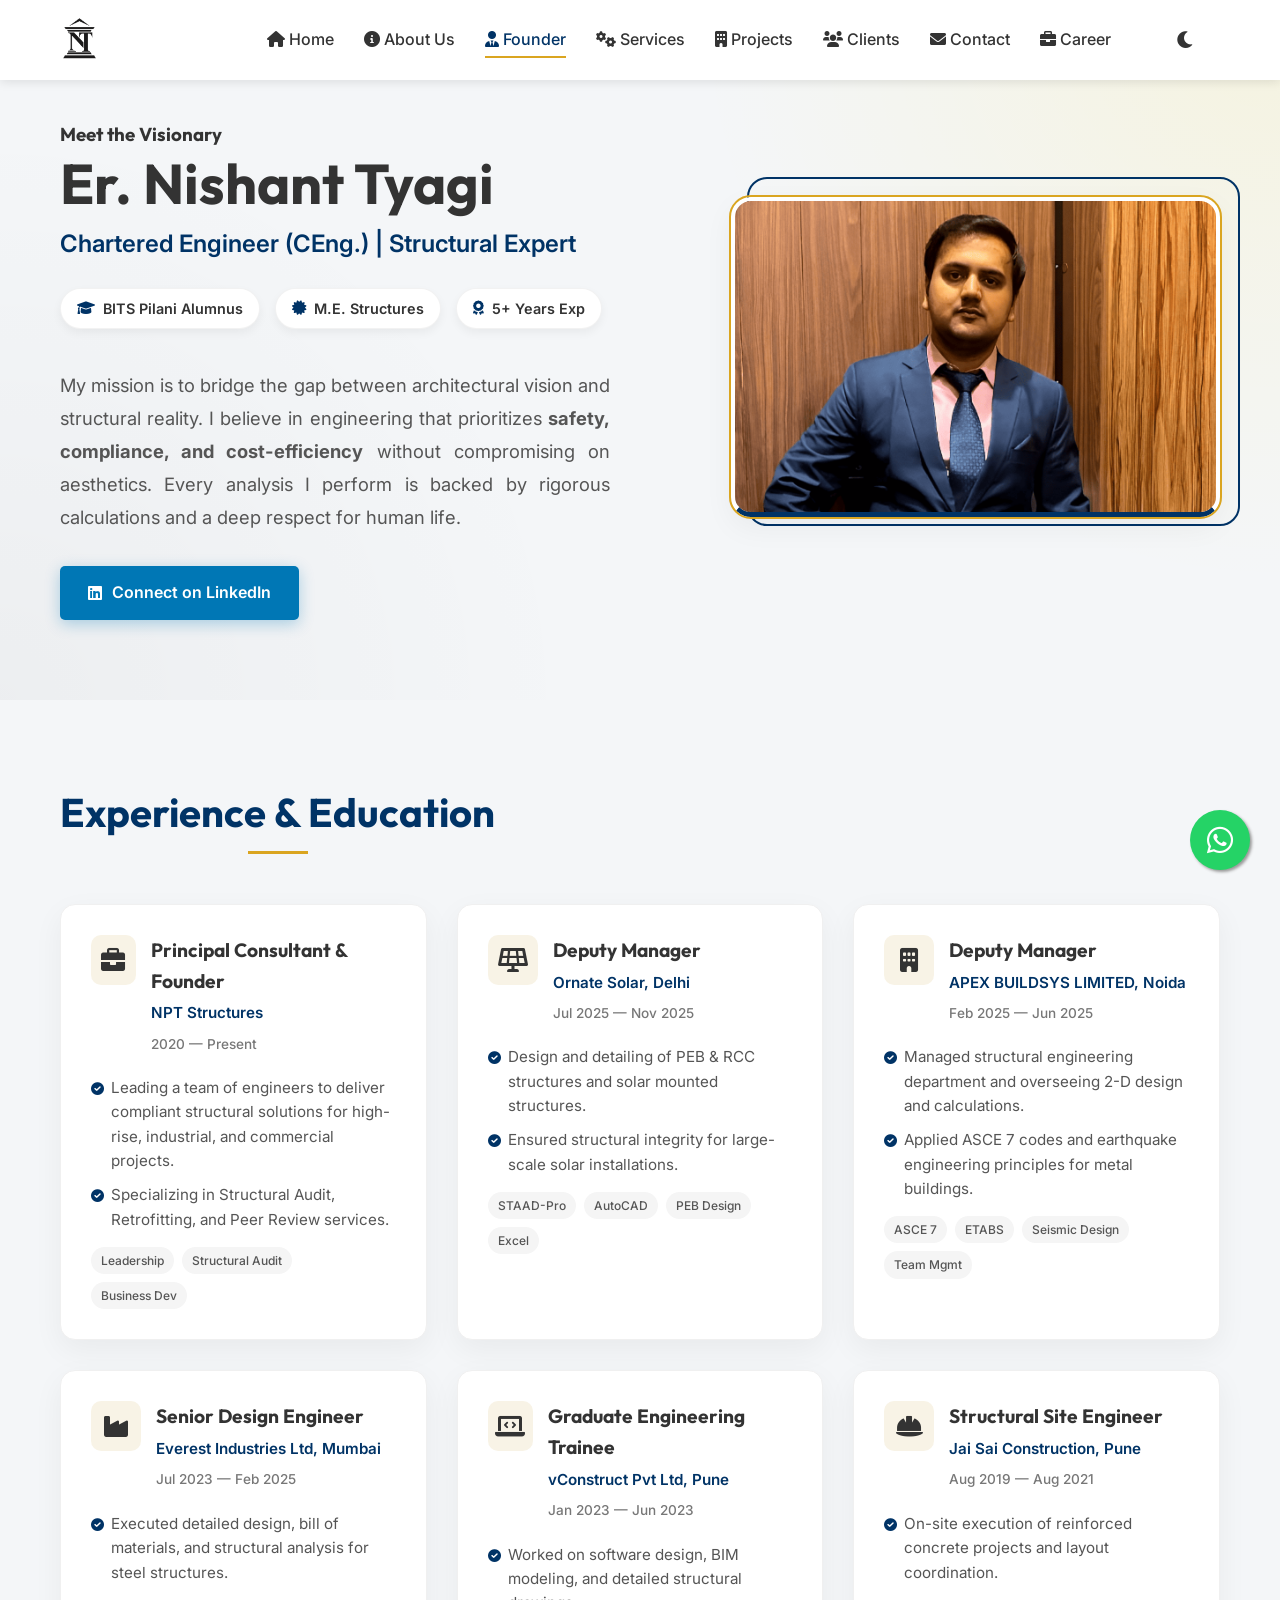
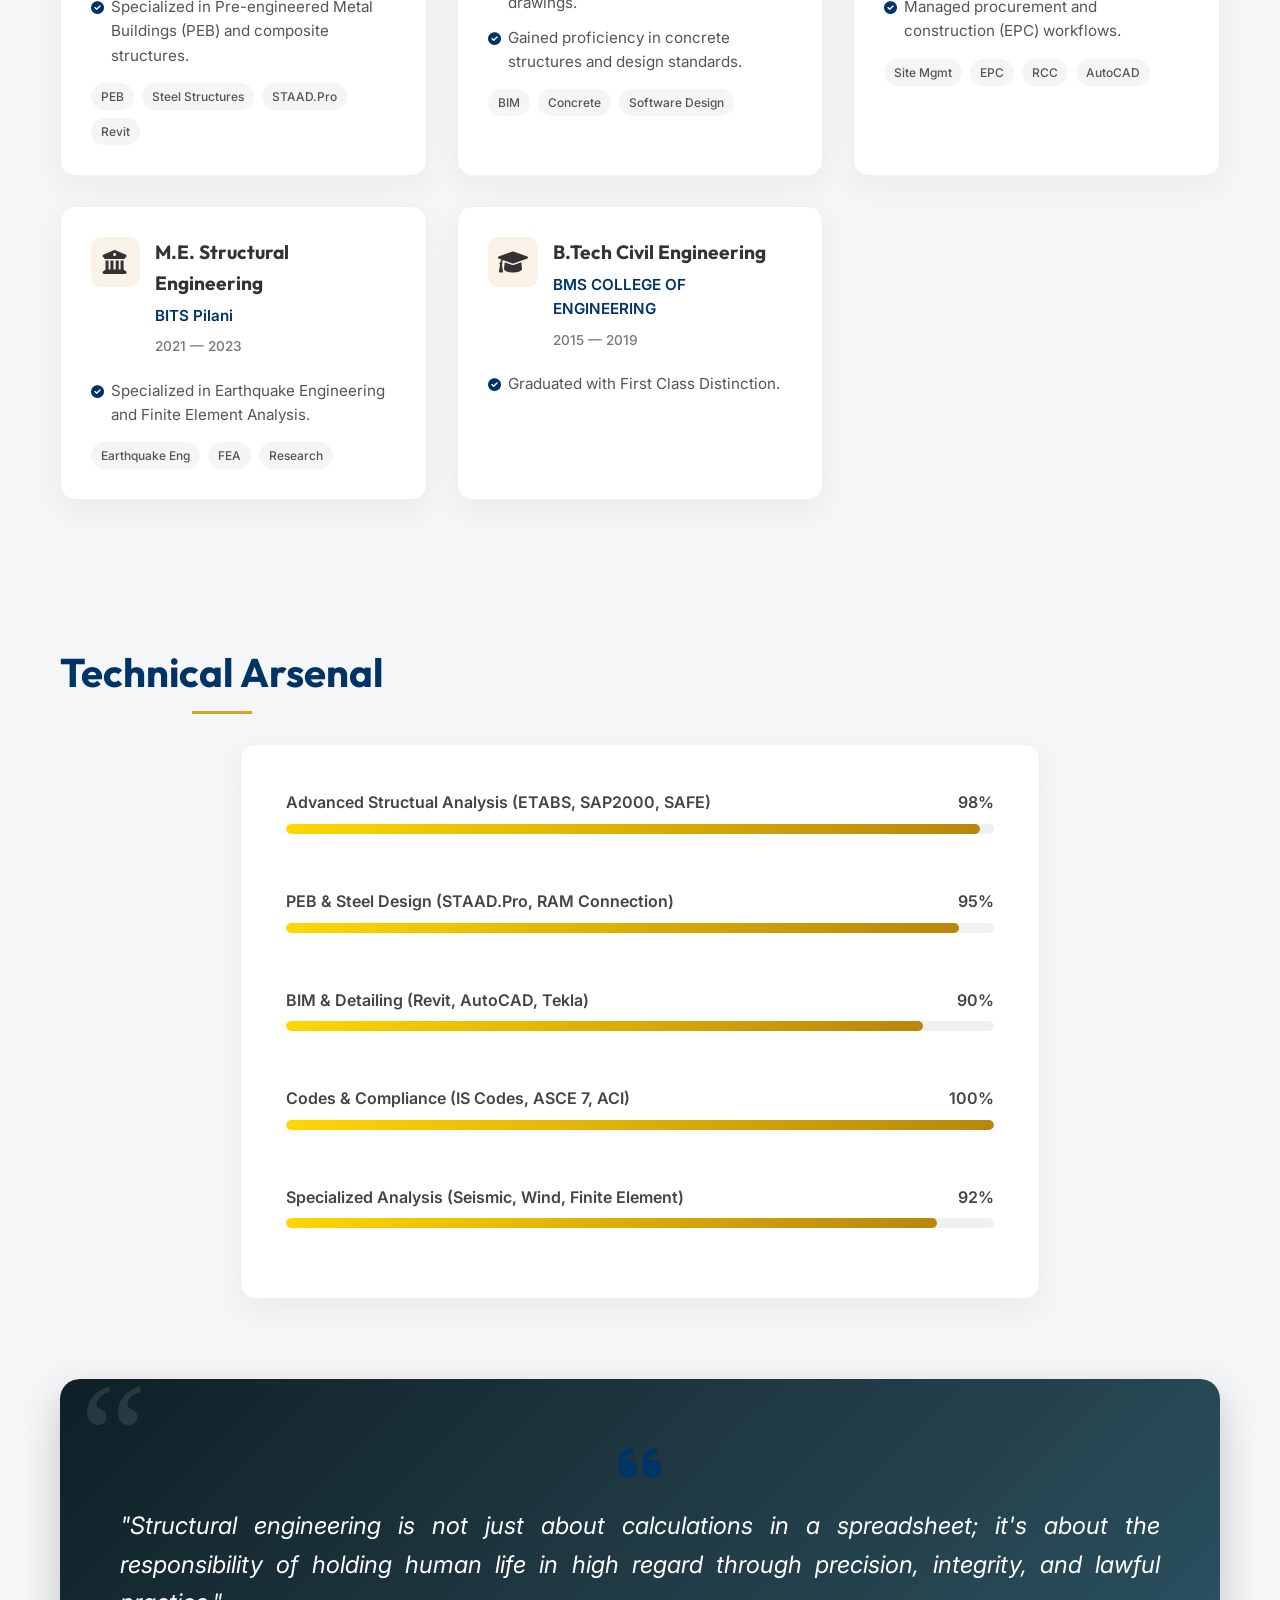
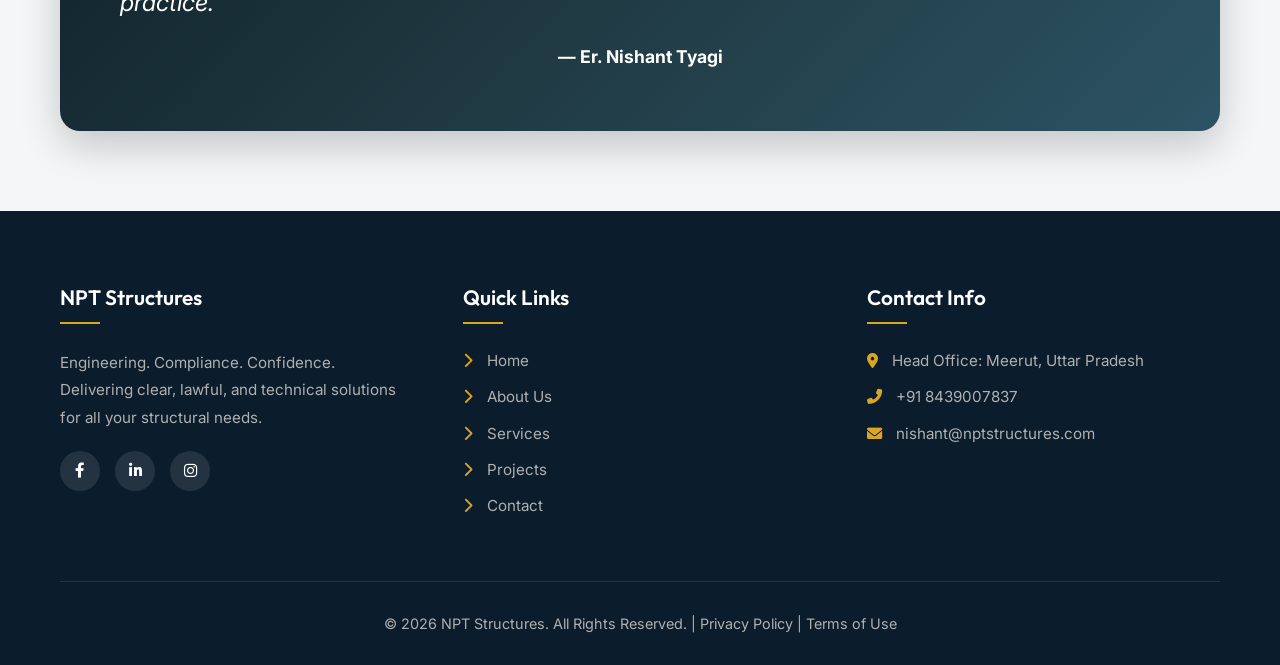
<file: founder/index.html>
<!DOCTYPE html>
<html lang="en">

<head>
    <!-- Google Analytics -->
    <script async src="https://www.googletagmanager.com/gtag/js?id=G-XPP1EX9ZJM"></script>
    <script>
        window.dataLayer = window.dataLayer || [];
        function gtag(){dataLayer.push(arguments);}
        gtag('js', new Date());
        gtag('config', 'G-XPP1EX9ZJM');
    </script>

    <!-- Basic SEO -->
    <meta charset="UTF-8">
    <meta name="viewport" content="width=device-width, initial-scale=1.0">

    <!-- 🔥 High Ranking Title -->
    <title>Er. Nishant Tyagi | Chartered Structural Engineer in Meerut | BITS Pilani</title>

    <!-- 🔥 High CTR Meta Description -->
    <meta name="description" content="Er. Nishant Tyagi, Chartered Structural Engineer (BITS Pilani), Meerut. Expert in structural design, audits, IS codes & compliance. Call +91 8439007837.">

    <!-- Keywords -->
    <meta name="keywords" content="Nishant Tyagi Engineer, Chartered Engineer Meerut, Structural Engineer BITS Pilani, Civil Consultant India">

    <!-- Canonical -->
    <link rel="canonical" href="https://nptstructures.com/founder/">

    <!-- Robots -->
    <meta name="robots" content="index, follow, max-image-preview:large">

    <!-- Author -->
    <meta name="author" content="Nishant Tyagi">

    <!-- Theme -->
    <meta name="theme-color" content="#0d1b2a">

    <!-- Open Graph (Enhanced) -->
    <meta property="og:title" content="Er. Nishant Tyagi | Chartered Engineer & Structural Expert">
    <meta property="og:description" content="Principal Consultant at NPT Structures. BITS Pilani. Structural design, audit & compliance expert.">
    <meta property="og:image" content="https://nptstructures.com/assets/images/nishant.png">
    <meta property="og:url" content="https://nptstructures.com/founder/">
    <meta property="og:type" content="profile">

    <!-- Twitter -->
    <meta name="twitter:card" content="summary_large_image">
    <meta name="twitter:title" content="Er. Nishant Tyagi | Structural Engineer">
    <meta name="twitter:description" content="Chartered Engineer from BITS Pilani. Structural audits, IS codes & compliance expert.">
    <meta name="twitter:image" content="https://nptstructures.com/assets/images/nishant.png">

    <!-- Fonts (FIXED ERROR) -->
    <link rel="preconnect" href="https://fonts.googleapis.com">
    <link rel="preconnect" href="https://fonts.gstatic.com" crossorigin>
    <link href="https://fonts.googleapis.com/css2?family=Outfit:wght@300;400;500;600;700&amp;family=Inter:wght@300;400;500;600&amp;display=swap" rel="stylesheet">

    <!-- CSS -->
    <link rel="stylesheet" href="../assets/css/style.css">

    <!-- Favicon -->
    <link rel="icon" href="../assets/images/logo.png" type="image/png">

    <!-- Icons -->
    <link rel="stylesheet" href="https://cdnjs.cloudflare.com/ajax/libs/font-awesome/6.0.0/css/all.min.css">

    <!-- 🔥 ADVANCED PERSON + ORGANIZATION SCHEMA -->
    <script type="application/ld+json">
    {
      "@context": "https://schema.org",
      "@graph": [
        {
          "@type": "Person",
          "name": "Nishant Tyagi",
          "jobTitle": "Chartered Structural Engineer",
          "image": "https://nptstructures.com/assets/images/nishant.png",
          "url": "https://nptstructures.com/founder/",
          "telephone": "+91 8439007837",
          "alumniOf": {
            "@type": "CollegeOrUniversity",
            "name": "BITS Pilani"
          },
          "knowsAbout": [
            "Structural Engineering",
            "FEA Analysis",
            "IS Codes",
            "Structural Audit",
            "Building Compliance"
          ],
          "worksFor": {
            "@type": "Organization",
            "name": "NPT Structures"
          },
          "sameAs": [
            "https://www.linkedin.com/in/nishant-tyagi-1036a1152/"
          ]
        },
        {
          "@type": "Organization",
          "name": "NPT Structures",
          "url": "https://nishanttyagiandassociates.com",
          "logo": "https://nptstructures.com/assets/images/logo.png"
        }
      ]
    }
    </script>

    <style>
        /* Scoped Styles for Founder Page */
        :root {
            --primary-gradient: linear-gradient(135deg, #FFD700 0%, #B8860B 100%);
            --glass-bg: rgba(255, 255, 255, 0.95);
            --card-shadow: 0 10px 30px rgba(0, 0, 0, 0.05);
        }

        body {
            font-family: 'Inter', sans-serif;
        }

        h1,
        h2,
        h3,
        h4 {
            font-family: 'Outfit', sans-serif;
        }

        /* Hero Section */
        .founder-hero {
            padding: 120px 0 80px;
            background: radial-gradient(circle at top right, rgba(255, 215, 0, 0.1) 0%, transparent 40%),
                radial-gradient(circle at bottom left, rgba(0, 0, 0, 0.03) 0%, transparent 40%);
        }

        .hero-grid {
            display: grid;
            grid-template-columns: 1fr 0.8fr;
            gap: 60px;
            align-items: center;
        }

        .hero-text h1 {
            font-size: 3.5rem;
            font-weight: 700;
            color: var(--text-color);
            margin-bottom: 0.5rem;
            line-height: 1.2;
        }

        .hero-subtitle {
            font-size: 1.5rem;
            color: var(--primary-color);
            font-weight: 600;
            margin-bottom: 1.5rem;
            display: block;
        }

        .hero-desc {
            font-size: 1.15rem;
            color: #555;
            line-height: 1.8;
            margin-bottom: 2rem;
            max-width: 90%;
        }

        .hero-badges {
            display: flex;
            gap: 15px;
            margin-bottom: 2.5rem;
            flex-wrap: wrap;
        }

        .badge {
            background: #fff;
            padding: 8px 16px;
            border-radius: 50px;
            box-shadow: 0 4px 10px rgba(0, 0, 0, 0.05);
            font-size: 0.9rem;
            font-weight: 600;
            display: flex;
            align-items: center;
            gap: 8px;
            border: 1px solid rgba(0, 0, 0, 0.05);
        }

        .badge i {
            color: var(--primary-color);
        }

        .linkedin-btn {
            display: inline-flex;
            align-items: center;
            gap: 10px;
            background: #0077b5;
            color: white;
            padding: 14px 28px;
            border-radius: 5px;
            font-weight: 600;
            text-decoration: none;
            transition: all 0.3s ease;
            box-shadow: 0 4px 15px rgba(0, 119, 181, 0.3);
        }

        .linkedin-btn:hover {
            background: #006097;
            transform: translateY(-2px);
            box-shadow: 0 6px 20px rgba(0, 119, 181, 0.4);
            color: white;
        }

        .founder-img-wrapper {
            position: relative;
            z-index: 1;
        }

        .founder-img-wrapper::before {
            content: '';
            position: absolute;
            top: -20px;
            right: -20px;
            width: 100%;
            height: 100%;
            border: 2px solid var(--primary-color);
            border-radius: 20px;
            z-index: -1;
            transition: transform 0.3s ease;
        }

        .founder-img-wrapper:hover::before {
            transform: translate(10px, -10px);
        }

        .founder-profile-img {
            width: 100%;
            border-radius: 20px;
            box-shadow: var(--card-shadow);
            display: block;
            border-bottom: 5px solid var(--primary-color);
        }

        /* Timeline Section - Redesigned */
        .timeline-section {
            position: relative;
            padding: 40px 0;
        }

        .timeline-section::before {
            content: '';
            position: absolute;
            left: 0;
            top: 0;
            width: 2px;
            height: 100%;
            background: linear-gradient(to bottom, #eee 0%, var(--primary-color) 50%, #eee 100%);
        }

        .timeline-card {
            position: relative;
            padding-left: 40px;
            margin-bottom: 40px;
            transition: transform 0.3s ease;
        }

        .timeline-card:hover {
            transform: translateX(10px);
        }

        .timeline-dot {
            position: absolute;
            left: -6px;
            top: 0;
            width: 14px;
            height: 14px;
            background: var(--primary-color);
            border-radius: 50%;
            border: 3px solid #fff;
            box-shadow: 0 0 0 3px rgba(184, 134, 11, 0.2);
        }

        .timeline-year {
            font-size: 0.9rem;
            font-weight: 700;
            color: var(--primary-color);
            margin-bottom: 5px;
            display: block;
            text-transform: uppercase;
            letter-spacing: 1px;
        }

        .timeline-title {
            font-size: 1.25rem;
            font-weight: 600;
            color: #333;
            margin-bottom: 5px;
        }

        .timeline-subtitle {
            font-size: 1rem;
            color: #777;
            font-weight: 500;
        }

        .timeline-desc {
            margin-top: 10px;
            color: #666;
            font-size: 0.95rem;
            line-height: 1.5;
        }

        /* Skills - Redesigned */
        .skill-group {
            background: #fff;
            padding: 30px;
            border-radius: 15px;
            box-shadow: var(--card-shadow);
            border: 1px solid #f0f0f0;
            height: 100%;
        }

        .skill-item {
            margin-bottom: 25px;
        }

        .skill-header {
            display: flex;
            justify-content: space-between;
            margin-bottom: 8px;
            font-weight: 600;
            color: #444;
        }

        .progress-track {
            width: 100%;
            height: 10px;
            background: #f0f0f0;
            border-radius: 20px;
            overflow: hidden;
        }

        .progress-fill {
            height: 100%;
            background: var(--primary-gradient);
            border-radius: 20px;
            width: 0;
            /* Animated via JS */
            transition: width 1.5s cubic-bezier(0.22, 1, 0.36, 1);
        }

        /* Quote Section - Fixed for Light/Dark Modes */
        .quote-grid {
            background: linear-gradient(135deg, #0f2027 0%, #203a43 50%, #2c5364 100%);
            /* Premium Dark Gradient */
            border-radius: 20px;
            padding: 60px;
            position: relative;
            overflow: hidden;
            color: #ffffff;
            /* Always white text */
            text-align: center;
            box-shadow: 0 15px 40px rgba(0, 0, 0, 0.2);
            transition: transform 0.3s ease;
        }

        .quote-grid:hover {
            transform: scale(1.02);
        }

        .quote-grid::before {
            content: '\201C';
            position: absolute;
            top: 20px;
            left: 20px;
            font-size: 150px;
            font-family: serif;
            color: rgba(255, 255, 255, 0.1);
            line-height: 0.5;
        }

        .quote-text {
            font-size: 1.5rem;
            font-style: italic;
            line-height: 1.6;
            margin-bottom: 20px;
            position: relative;
            z-index: 1;
        }

        /* Dark Mode Overrides for Founder Page */
        [data-theme="dark"] .founder-hero {
            background: radial-gradient(circle at top right, rgba(255, 215, 0, 0.05) 0%, transparent 40%),
                radial-gradient(circle at bottom left, rgba(255, 255, 255, 0.02) 0%, transparent 40%);
        }

        [data-theme="dark"] .hero-text h1 {
            color: #64b5f6;
        }

        [data-theme="dark"] .hero-desc {
            color: #ccc;
        }

        [data-theme="dark"] .badge {
            background: var(--card-bg);
            border-color: rgba(255, 255, 255, 0.1);
            color: var(--text-color);
        }

        [data-theme="dark"] .timeline-title {
            color: #64b5f6;
        }

        [data-theme="dark"] .timeline-subtitle {
            color: #aaa;
        }

        [data-theme="dark"] .timeline-desc {
            color: #d0d0d0;
        }

        [data-theme="dark"] .timeline-section::before {
            background: linear-gradient(to bottom, transparent 0%, var(--primary-color) 50%, transparent 100%);
        }

        [data-theme="dark"] .skill-group {
            background: var(--card-bg);
            border-color: rgba(255, 255, 255, 0.05);
        }

        [data-theme="dark"] .skill-header {
            color: #64b5f6;
        }

        [data-theme="dark"] .progress-track {
            background: rgba(255, 255, 255, 0.1);
        }

        /* Responsive */
        @media (max-width: 991px) {
            .hero-grid {
                grid-template-columns: 1fr;
                gap: 40px;
                text-align: center;
            }

            .hero-badges,
            .hero-desc {
                justify-content: center;
                margin-left: auto;
                margin-right: auto;
            }

            .timeline-section::before {
                left: 20px;
            }

            .timeline-card {
                padding-left: 60px;
            }

            .timeline-dot {
                left: 14px;
            }
        }

        @media (max-width: 480px) {
            .hero-text h1 {
                font-size: 2.5rem;
            }

            .hero-subtitle {
                font-size: 1.2rem;
            }

            .quote-grid {
                padding: 40px 20px;
            }

            .quote-text {
                font-size: 1.2rem;
            }
        }

        /* Experience Grid Styles */
        .experience-grid {
            display: grid;
            grid-template-columns: repeat(auto-fit, minmax(300px, 1fr));
            gap: 30px;
            margin-bottom: 60px;
        }

        .experience-card {
            background: #fff;
            padding: 30px;
            border-radius: 15px;
            box-shadow: var(--card-shadow);
            border: 1px solid #f0f0f0;
            transition: all 0.3s ease;
            position: relative;
            overflow: hidden;
        }

        .experience-card:hover {
            transform: translateY(-10px);
            box-shadow: 0 20px 40px rgba(0, 0, 0, 0.15);
            border-color: var(--primary-color);
        }

        /* 3D Tilt Effect Base */
        .experience-card {
            transform-style: preserve-3d;
            perspective: 1000px;
        }

        .exp-header {
            display: flex;
            align-items: flex-start;
            gap: 15px;
            margin-bottom: 20px;
        }

        .exp-icon {
            width: 50px;
            height: 50px;
            background: rgba(184, 134, 11, 0.1);
            border-radius: 10px;
            display: flex;
            align-items: center;
            justify-content: center;
            font-size: 1.5rem;
            transition: all 0.3s ease;
        }

        .experience-card:hover .exp-icon {
            transform: scale(1.1) rotate(5deg);
            background: var(--primary-color);
            color: #fff;
            box-shadow: 0 5px 15px rgba(184, 134, 11, 0.3);
        }

        .exp-title h4 {
            font-size: 1.2rem;
            font-weight: 700;
            color: #333;
            margin-bottom: 5px;
        }

        .exp-company {
            font-size: 0.95rem;
            font-weight: 600;
            color: var(--primary-color);
            display: block;
            margin-bottom: 5px;
        }

        .exp-duration {
            font-size: 0.85rem;
            color: #777;
            font-weight: 500;
        }

        .exp-details {
            list-style: none;
            padding: 0;
            margin: 0;
        }

        .exp-details li {
            position: relative;
            padding-left: 20px;
            margin-bottom: 10px;
            font-size: 0.95rem;
            color: #555;
            line-height: 1.6;
        }

        .exp-details li::before {
            content: '\f058';
            font-family: 'Font Awesome 5 Free';
            font-weight: 900;
            position: absolute;
            left: 0;
            top: 3px;
            color: var(--primary-color);
            font-size: 0.8rem;
        }

        /* Dark Mode for Experience Grid */
        [data-theme="dark"] .experience-card {
            background: var(--card-bg);
            border-color: rgba(255, 255, 255, 0.05);
        }

        [data-theme="dark"] .exp-title h4 {
            color: #64b5f6;
        }

        [data-theme="dark"] .exp-details li {
            color: #d0d0d0;
        }

        [data-theme="dark"] .exp-duration {
            color: #aaa;
        }

        /* Skill Tags in Experience Card */
        .exp-skills-tags {
            margin-top: 15px;
            display: flex;
            flex-wrap: wrap;
            gap: 8px;
        }

        .exp-skills-tags span {
            background: #f5f5f5;
            color: #555;
            padding: 4px 10px;
            border-radius: 20px;
            font-size: 0.75rem;
            font-weight: 500;
            transition: all 0.2s ease;
        }

        .experience-card:hover .exp-skills-tags span {
            background: var(--primary-color);
            color: white;
        }

        [data-theme="dark"] .exp-skills-tags span {
            background: rgba(255, 255, 255, 0.05);
            color: #ccc;
        }
    </style>
</head>

<body>

    <header>
        <div class="container nav-container">
            <a href="index.html" class="logo">
                <img src="../assets/images/logo.png" alt="NPT Structures">
            </a>
            <div class="mobile-menu-btn"><i class="fas fa-bars"></i></div>
            <nav class="nav-links">
                <a href="../"><i class="fas fa-home"></i> Home</a>
                <a href="../about/"><i class="fas fa-info-circle"></i> About Us</a>
                <a href="../founder/" class="active"><i class="fas fa-user-tie"></i> Founder</a>
                <a href="../services/"><i class="fas fa-cogs"></i> Services</a>
                <a href="../projects/"><i class="fas fa-building"></i> Projects</a>
                <a href="../clients/"><i class="fas fa-users"></i> Clients</a>
                <a href="../contact/"><i class="fas fa-envelope"></i> Contact</a>
                <a href="../career/"><i class="fas fa-briefcase"></i> Career</a>
                <!-- Theme Toggle inside Nav for better mobile layout -->
                <div id="theme-toggle" style="cursor: pointer; margin-left: 10px;"><i class="fas fa-moon"></i></div>
            </nav>
        </div>
    </header>

    <!-- Hero Section -->
    <section class="founder-hero">
        <div class="container">
            <div class="hero-grid">
                <div class="hero-text reveal">
                    <h3>Meet the Visionary</h3>
                    <h1>Er. Nishant Tyagi</h1>
                    <span class="hero-subtitle">Chartered Engineer (CEng.) | Structural Expert</span>

                    <div class="hero-badges">
                        <div class="badge"><i class="fas fa-graduation-cap"></i> BITS Pilani Alumnus</div>
                        <div class="badge"><i class="fas fa-certificate"></i> M.E. Structures</div>
                        <div class="badge"><i class="fas fa-award"></i> 5+ Years Exp</div>
                    </div>

                    <p class="hero-desc">
                        My mission is to bridge the gap between architectural vision and structural reality. I believe
                        in engineering that prioritizes <strong>safety, compliance, and cost-efficiency</strong> without
                        compromising on aesthetics. Every analysis I perform is backed by rigorous calculations and a
                        deep respect for human life.
                    </p>

                    <a href="https://www.linkedin.com/in/nishant-tyagi-1036a1152/" target="_blank" class="linkedin-btn">
                        <i class="fab fa-linkedin"></i> Connect on LinkedIn
                    </a>
                </div>
                <div class="founder-img-wrapper reveal reveal-delay-2">
                    <img src="../assets/images/nishant.png" alt="Er. Nishant Tyagi" class="founder-profile-img">
                </div>
            </div>
        </div>
    </section>

    <!-- Experience & Education Section -->
    <section class="section-padding" style="background: var(--light-bg);">
        <div class="container reveal">
            <h3 class="section-title" style="text-align: center; margin-bottom: 50px;">Experience & Education</h3>
            <div class="experience-grid">

                <!-- Current Role -->
                <div class="experience-card">
                    <div class="exp-header">
                        <div class="exp-icon"><i class="fas fa-briefcase"></i></div>
                        <div class="exp-title">
                            <h4>Principal Consultant & Founder</h4>
                            <span class="exp-company">NPT Structures</span>
                            <span class="exp-duration">2020 — Present</span>
                        </div>
                    </div>
                    <ul class="exp-details">
                        <li>Leading a team of engineers to deliver compliant structural solutions for high-rise,
                            industrial, and commercial projects.</li>
                        <li>Specializing in Structural Audit, Retrofitting, and Peer Review services.</li>
                    </ul>
                    <div class="exp-skills-tags">
                        <span>Leadership</span><span>Structural Audit</span><span>Business Dev</span>
                    </div>
                </div>

                <!-- Ornate Solar -->
                <div class="experience-card">
                    <div class="exp-header">
                        <div class="exp-icon"><i class="fas fa-solar-panel"></i></div>
                        <div class="exp-title">
                            <h4>Deputy Manager</h4>
                            <span class="exp-company">Ornate Solar, Delhi</span>
                            <span class="exp-duration">Jul 2025 — Nov 2025</span>
                        </div>
                    </div>
                    <ul class="exp-details">
                        <li>Design and detailing of PEB & RCC structures and solar mounted structures.</li>
                        <li>Ensured structural integrity for large-scale solar installations.</li>
                    </ul>
                    <div class="exp-skills-tags">
                        <span>STAAD-Pro</span><span>AutoCAD</span><span>PEB Design</span><span>Excel</span>
                    </div>
                </div>

                <!-- Apex Buildsys -->
                <div class="experience-card">
                    <div class="exp-header">
                        <div class="exp-icon"><i class="fas fa-building"></i></div>
                        <div class="exp-title">
                            <h4>Deputy Manager</h4>
                            <span class="exp-company">APEX BUILDSYS LIMITED, Noida</span>
                            <span class="exp-duration">Feb 2025 — Jun 2025</span>
                        </div>
                    </div>
                    <ul class="exp-details">
                        <li>Managed structural engineering department and overseeing 2-D design and calculations.</li>
                        <li>Applied ASCE 7 codes and earthquake engineering principles for metal buildings.</li>
                    </ul>
                    <div class="exp-skills-tags">
                        <span>ASCE 7</span><span>ETABS</span><span>Seismic Design</span><span>Team Mgmt</span>
                    </div>
                </div>

                <!-- Everest Industries -->
                <div class="experience-card">
                    <div class="exp-header">
                        <div class="exp-icon"><i class="fas fa-industry"></i></div>
                        <div class="exp-title">
                            <h4>Senior Design Engineer</h4>
                            <span class="exp-company">Everest Industries Ltd, Mumbai</span>
                            <span class="exp-duration">Jul 2023 — Feb 2025</span>
                        </div>
                    </div>
                    <ul class="exp-details">
                        <li>Executed detailed design, bill of materials, and structural analysis for steel structures.
                        </li>
                        <li>Specialized in Pre-engineered Metal Buildings (PEB) and composite structures.</li>
                    </ul>
                    <div class="exp-skills-tags">
                        <span>PEB</span><span>Steel Structures</span><span>STAAD.Pro</span><span>Revit</span>
                    </div>
                </div>

                <!-- vConstruct -->
                <div class="experience-card">
                    <div class="exp-header">
                        <div class="exp-icon"><i class="fas fa-laptop-code"></i></div>
                        <div class="exp-title">
                            <h4>Graduate Engineering Trainee</h4>
                            <span class="exp-company">vConstruct Pvt Ltd, Pune</span>
                            <span class="exp-duration">Jan 2023 — Jun 2023</span>
                        </div>
                    </div>
                    <ul class="exp-details">
                        <li>Worked on software design, BIM modeling, and detailed structural drawings.</li>
                        <li>Gained proficiency in concrete structures and design standards.</li>
                    </ul>
                    <div class="exp-skills-tags">
                        <span>BIM</span><span>Concrete</span><span>Software Design</span>
                    </div>
                </div>

                <!-- Jai Sai Construction -->
                <div class="experience-card">
                    <div class="exp-header">
                        <div class="exp-icon"><i class="fas fa-hard-hat"></i></div>
                        <div class="exp-title">
                            <h4>Structural Site Engineer</h4>
                            <span class="exp-company">Jai Sai Construction, Pune</span>
                            <span class="exp-duration">Aug 2019 — Aug 2021</span>
                        </div>
                    </div>
                    <ul class="exp-details">
                        <li>On-site execution of reinforced concrete projects and layout coordination.</li>
                        <li>Managed procurement and construction (EPC) workflows.</li>
                    </ul>
                    <div class="exp-skills-tags">
                        <span>Site Mgmt</span><span>EPC</span><span>RCC</span><span>AutoCAD</span>
                    </div>
                </div>

                <!-- Education: M.E. -->
                <div class="experience-card">
                    <div class="exp-header">
                        <div class="exp-icon"><i class="fas fa-university"></i></div>
                        <div class="exp-title">
                            <h4>M.E. Structural Engineering</h4>
                            <span class="exp-company">BITS Pilani</span>
                            <span class="exp-duration">2021 — 2023</span>
                        </div>
                    </div>
                    <ul class="exp-details">
                        <li>Specialized in Earthquake Engineering and Finite Element Analysis.</li>
                    </ul>
                    <div class="exp-skills-tags">
                        <span>Earthquake Eng</span><span>FEA</span><span>Research</span>
                    </div>
                </div>

                <!-- Education: B.Tech -->
                <div class="experience-card">
                    <div class="exp-header">
                        <div class="exp-icon"><i class="fas fa-graduation-cap"></i></div>
                        <div class="exp-title">
                            <h4>B.Tech Civil Engineering</h4>
                            <span class="exp-company">BMS COLLEGE OF ENGINEERING</span>
                            <span class="exp-duration">2015 — 2019</span>
                        </div>
                    </div>
                    <ul class="exp-details">
                        <li>Graduated with First Class Distinction.</li>
                    </ul>
                </div>

            </div>
        </div>
    </section>

    <!-- Skills Section -->
    <section class="section-padding" style="padding-top: 0;">
        <div class="container reveal">
            <h3 class="section-title" style="margin-bottom: 30px; text-align: center;">Technical Arsenal</h3>
            <div class="skill-group" style="max-width: 800px; margin: 0 auto;">
                <div class="skill-item">
                    <div class="skill-header">
                        <span>Advanced Structual Analysis (ETABS, SAP2000, SAFE)</span>
                        <span>98%</span>
                    </div>
                    <div class="progress-track">
                        <div class="progress-fill" style="width: 0;" data-width="98%"></div>
                    </div>
                </div>

                <div class="skill-item">
                    <div class="skill-header">
                        <span>PEB & Steel Design (STAAD.Pro, RAM Connection)</span>
                        <span>95%</span>
                    </div>
                    <div class="progress-track">
                        <div class="progress-fill" style="width: 0;" data-width="95%"></div>
                    </div>
                </div>

                <div class="skill-item">
                    <div class="skill-header">
                        <span>BIM & Detailing (Revit, AutoCAD, Tekla)</span>
                        <span>90%</span>
                    </div>
                    <div class="progress-track">
                        <div class="progress-fill" style="width: 0;" data-width="90%"></div>
                    </div>
                </div>

                <div class="skill-item">
                    <div class="skill-header">
                        <span>Codes & Compliance (IS Codes, ASCE 7, ACI)</span>
                        <span>100%</span>
                    </div>
                    <div class="progress-track">
                        <div class="progress-fill" style="width: 0;" data-width="100%"></div>
                    </div>
                </div>

                <div class="skill-item">
                    <div class="skill-header">
                        <span>Specialized Analysis (Seismic, Wind, Finite Element)</span>
                        <span>92%</span>
                    </div>
                    <div class="progress-track">
                        <div class="progress-fill" style="width: 0;" data-width="92%"></div>
                    </div>
                </div>
            </div>
        </div>
    </section>

    <!-- Philosophy -->
    <section class="section-padding" style="padding-top: 0;">
        <div class="container reveal">
            <div class="quote-grid">
                <i class="fas fa-quote-left fa-3x" style="color: var(--primary-color); margin-bottom: 20px;"></i>
                <p class="quote-text">
                    "Structural engineering is not just about calculations in a spreadsheet; it's about the
                    responsibility of holding human life in high regard through precision, integrity, and lawful
                    practice."
                </p>
                <div style="font-weight: 700; font-size: 1.1rem; color: #ffffff;">
                    — Er. Nishant Tyagi
                </div>
            </div>
        </div>
    </section>

    <footer>
        <div class="container">
            <div class="footer-content">
                <div class="footer-section">
                    <h4>NPT Structures</h4>
                    <p>Engineering. Compliance. Confidence.<br>Delivering clear, lawful, and technical solutions for all
                        your structural needs.</p>
                    <div class="social-links">
                        <a href="https://www.facebook.com/share/1Bvm3beDtH/?mibextid=wwXIfr"><i
                                class="fab fa-facebook-f"></i></a>
                        <a href="https://www.linkedin.com/in/nishant-tyagi-1036a1152/"><i
                                class="fab fa-linkedin-in"></i></a>
                        <a href="https://www.instagram.com/er.nishant19?igsh=MXc3ZTB1Z3V0cXY0aA%3D%3D&utm_source=qr"><i
                                class="fab fa-instagram"></i></a>
                    </div>
                </div>
                <div class="footer-section">
                    <h4>Quick Links</h4>
                    <ul>
                        <li><a href="../"><i class="fas fa-chevron-right"></i> Home</a></li>
                        <li><a href="../about/"><i class="fas fa-chevron-right"></i> About Us</a></li>
                        <li><a href="../services/"><i class="fas fa-chevron-right"></i> Services</a></li>
                        <li><a href="../projects/"><i class="fas fa-chevron-right"></i> Projects</a></li>
                        <li><a href="../contact/"><i class="fas fa-chevron-right"></i> Contact</a></li>
                    </ul>
                </div>
                <div class="footer-section">
                    <h4>Contact Info</h4>
                    <ul>
                        <li><i class="fas fa-map-marker-alt"></i> Head Office: Meerut, Uttar Pradesh</li>
                        <li><i class="fas fa-phone-alt"></i> <a href="tel:+918439007837" style="color: #b0b0b0;">+91
                                8439007837</a></li>
                        <li><i class="fas fa-envelope"></i> <a href="mailto:nishant@nptstructures.com"
                                style="color: #b0b0b0;">nishant@nptstructures.com</a></li>
                    </ul>
                </div>
            </div>
            <div class="copyright">
                <p>&copy; <span id="current-year">2024</span> NPT Structures. All Rights Reserved. | <a
                        href="../privacy-policy.html" style="color: inherit; text-decoration: none;">Privacy Policy</a>
                    | <a href="../terms.html" style="color: inherit; text-decoration: none;">Terms of Use</a></p>
            </div>
        </div>
    </footer>

    <script src="../assets/js/script.js"></script>

    <!-- Inline Script for Skill Bars Animation & Interactivity -->
    <script>
        document.addEventListener('DOMContentLoaded', function () {
            // Skill Bars Animation
            const skillBars = document.querySelectorAll('.progress-fill');
            const observer = new IntersectionObserver((entries) => {
                entries.forEach(entry => {
                    if (entry.isIntersecting) {
                        const width = entry.target.getAttribute('data-width');
                        entry.target.style.width = width;
                    }
                });
            }, { threshold: 0.5 });

            skillBars.forEach(bar => {
                observer.observe(bar);
            });

            // 3D Tilt Effect for Founder Image, Quote & Experience Cards
            const interactiveElements = document.querySelectorAll('.founder-img-wrapper, .quote-grid, .experience-card');

            interactiveElements.forEach(el => {
                el.addEventListener('mousemove', (e) => {
                    const rect = el.getBoundingClientRect();
                    const x = e.clientX - rect.left;
                    const y = e.clientY - rect.top;

                    const xRotate = ((y / rect.height) - 0.5) * 10; // Max 10deg rotation
                    const yRotate = ((x / rect.width) - 0.5) * -10;

                    // Apply transform to the image inside or the element itself
                    const target = el.querySelector('img') || el;

                    // For experience cards, apply strictly to self
                    if (el.classList.contains('experience-card')) {
                        el.style.transform = `perspective(1000px) rotateX(${xRotate}deg) rotateY(${yRotate}deg) scale(1.02)`;
                    } else {
                        target.style.transform = `perspective(1000px) rotateX(${xRotate}deg) rotateY(${yRotate}deg) scale(1.02)`;
                    }
                });

                el.addEventListener('mouseleave', () => {
                    const target = el.querySelector('img') || el;
                    if (el.classList.contains('experience-card')) {
                        el.style.transform = 'perspective(1000px) rotateX(0) rotateY(0) scale(1)';
                    } else {
                        target.style.transform = 'perspective(1000px) rotateX(0) rotateY(0) scale(1)';
                    }
                });
            });
        });
    </script>
</body>

</html>
</file>
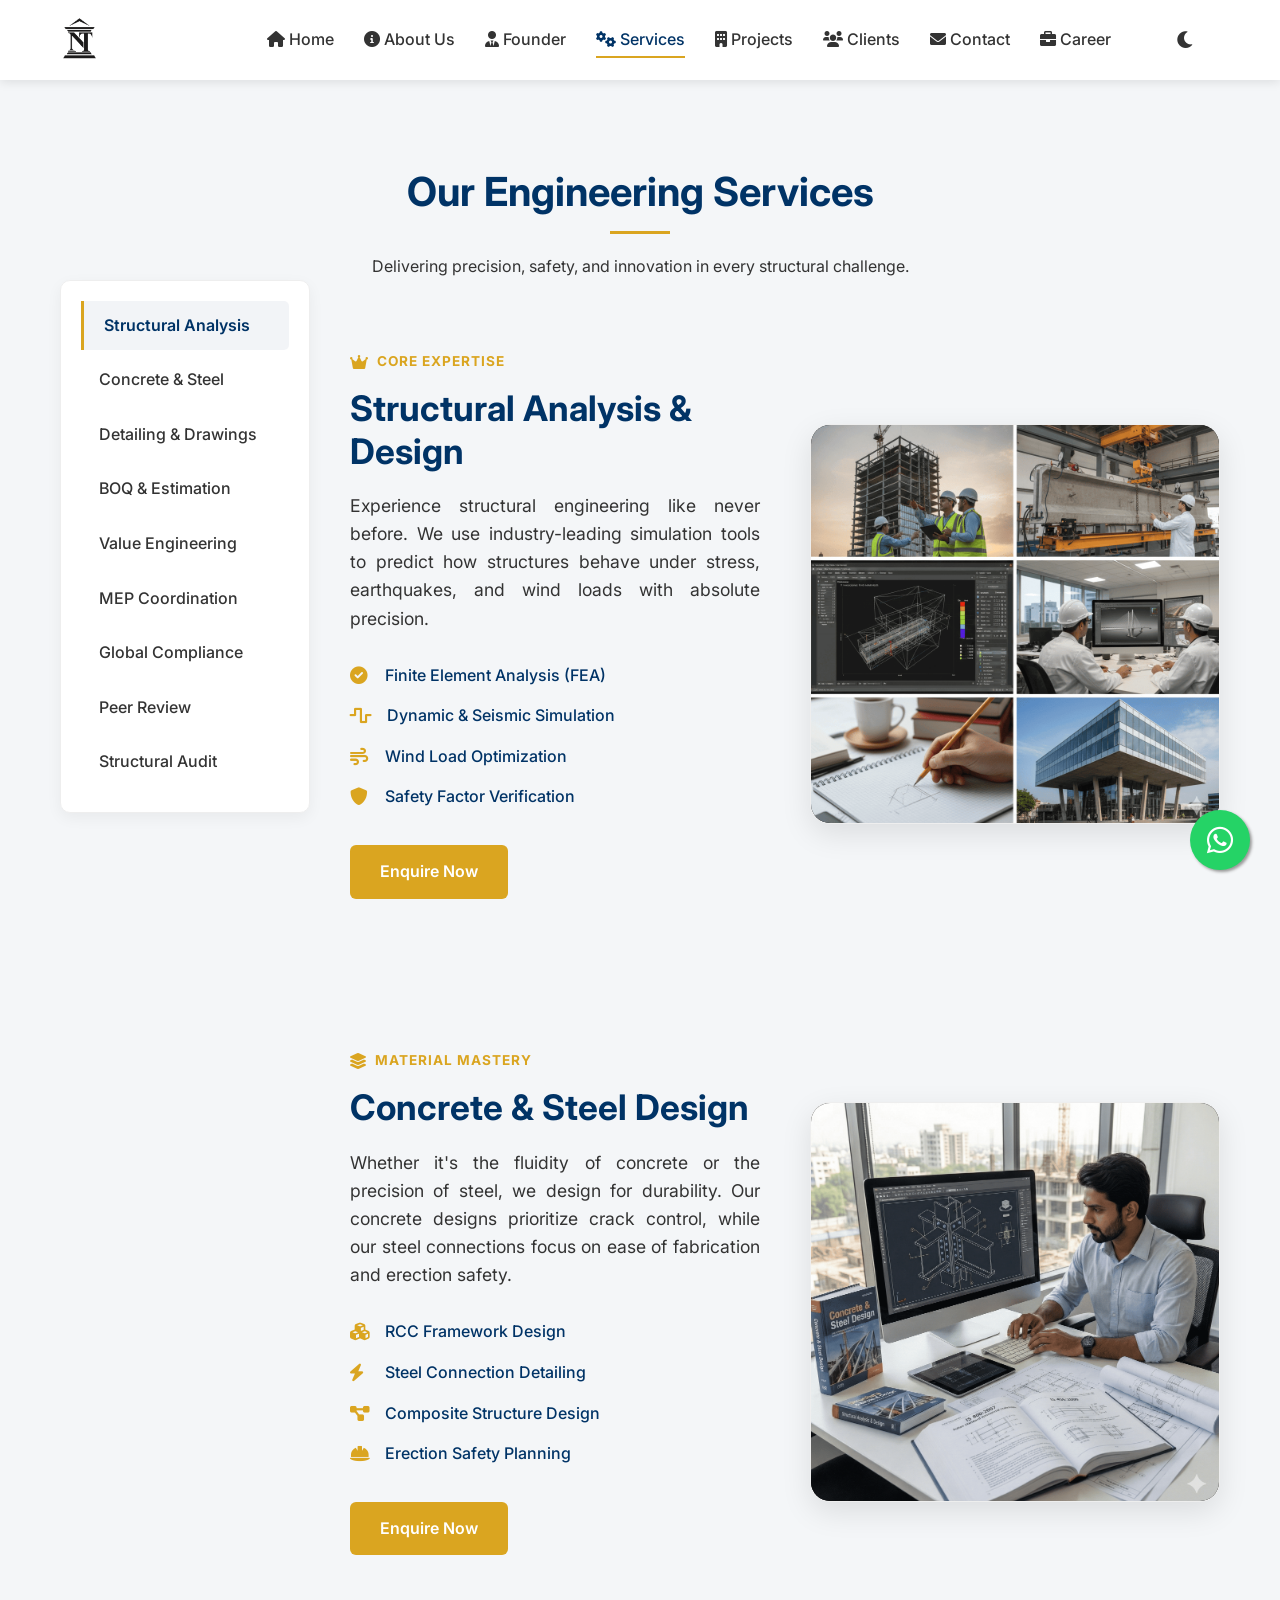
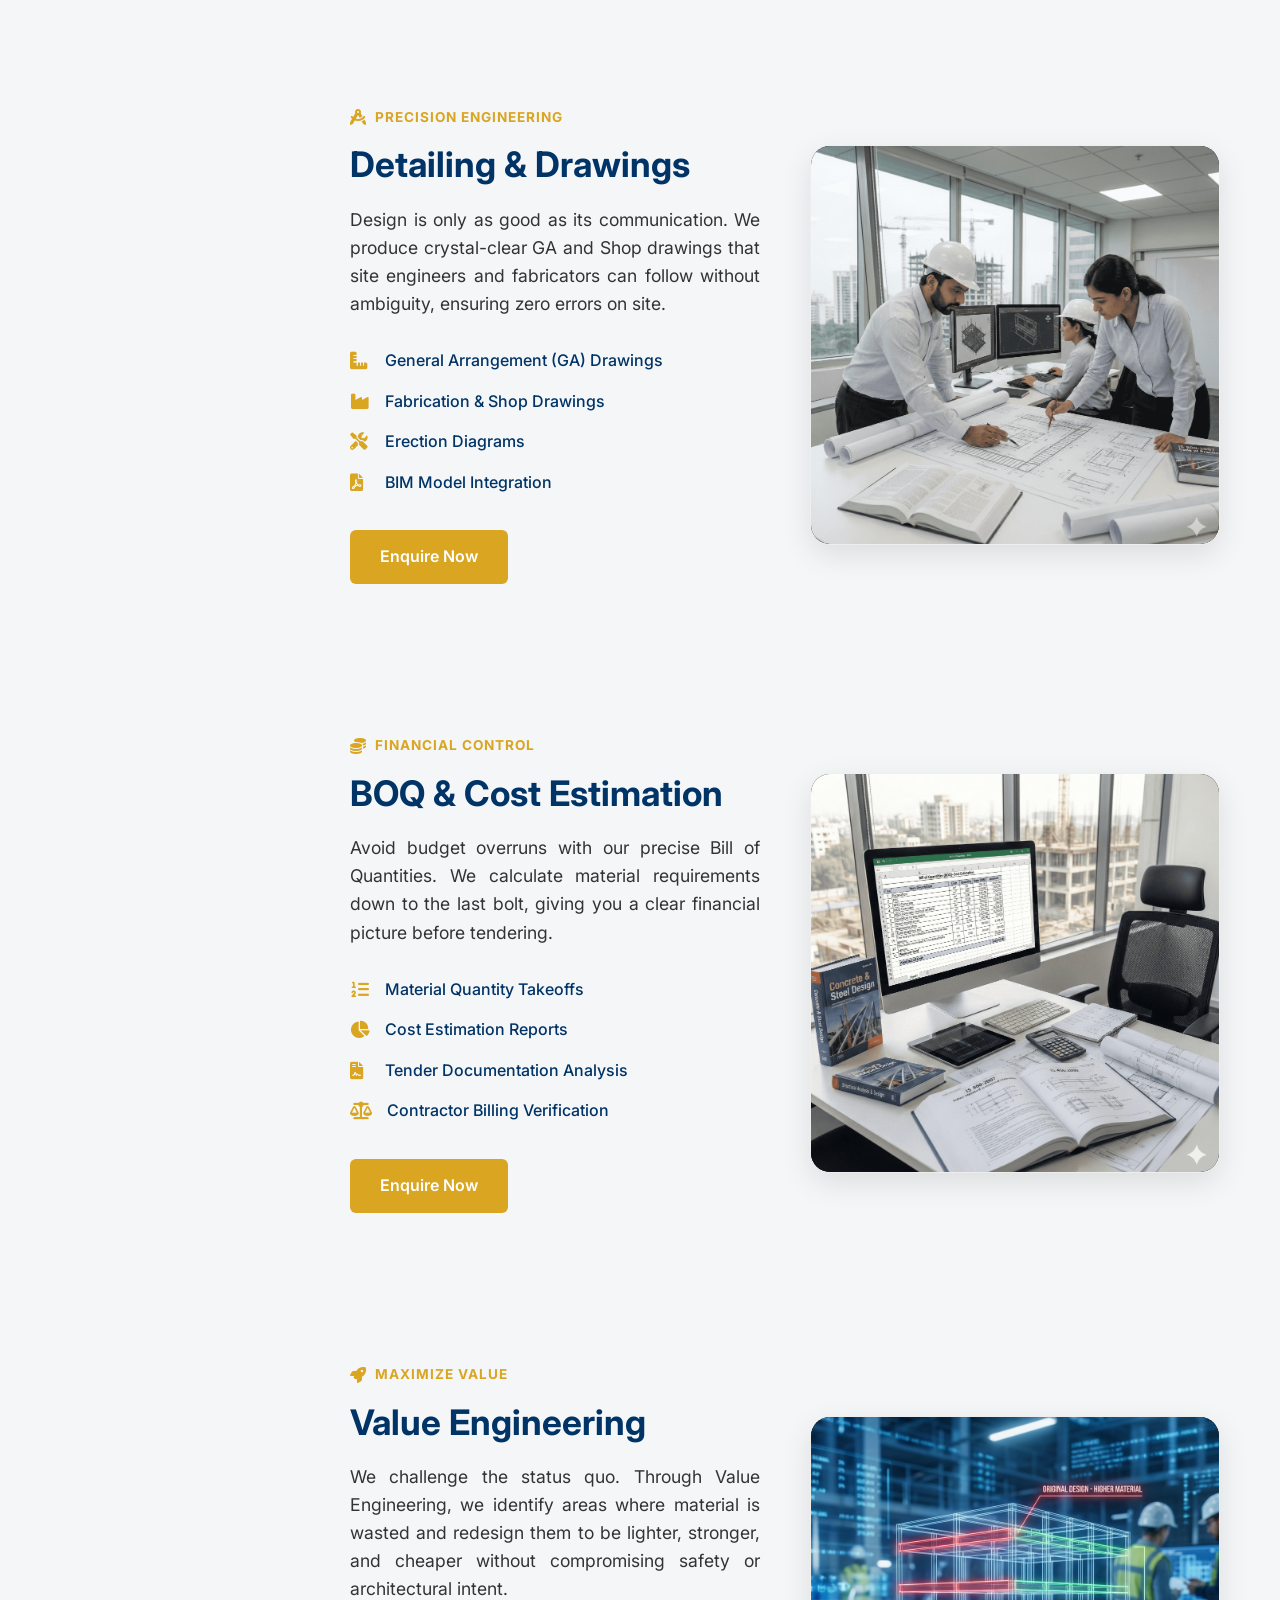
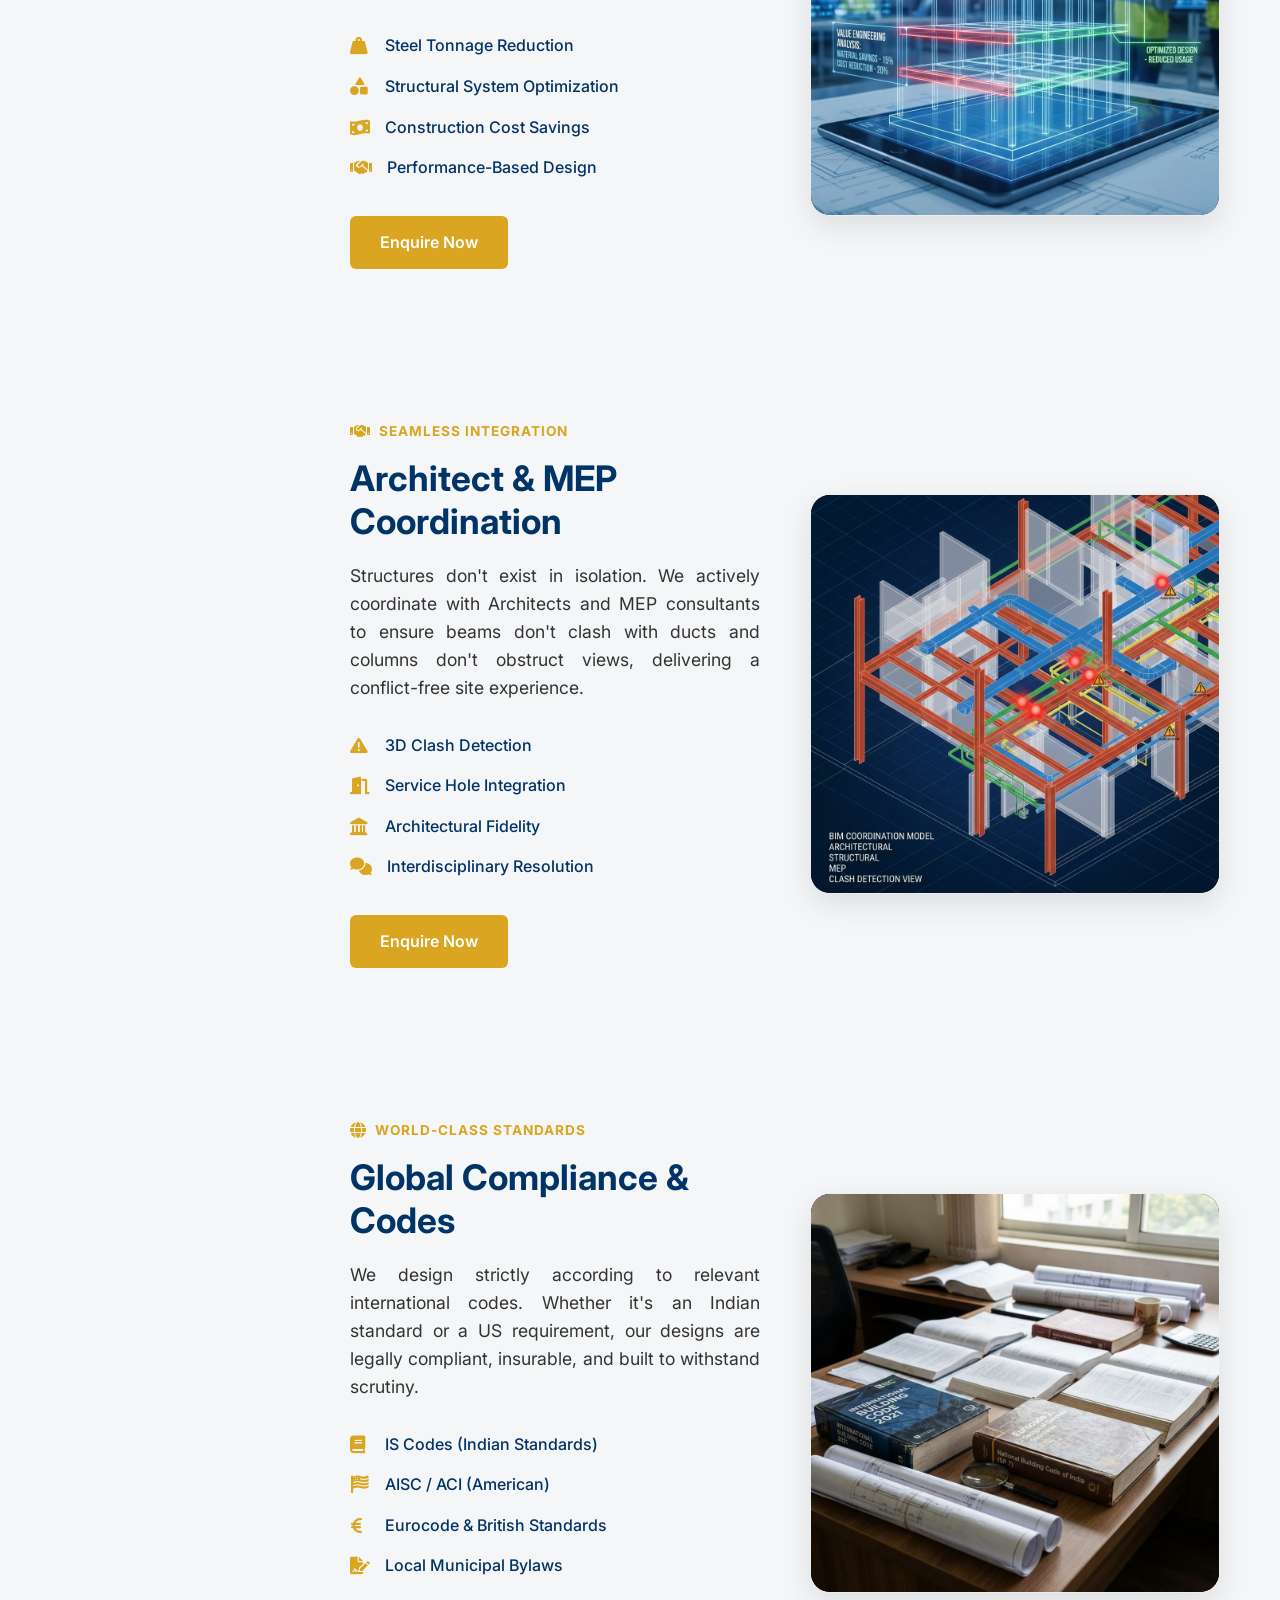
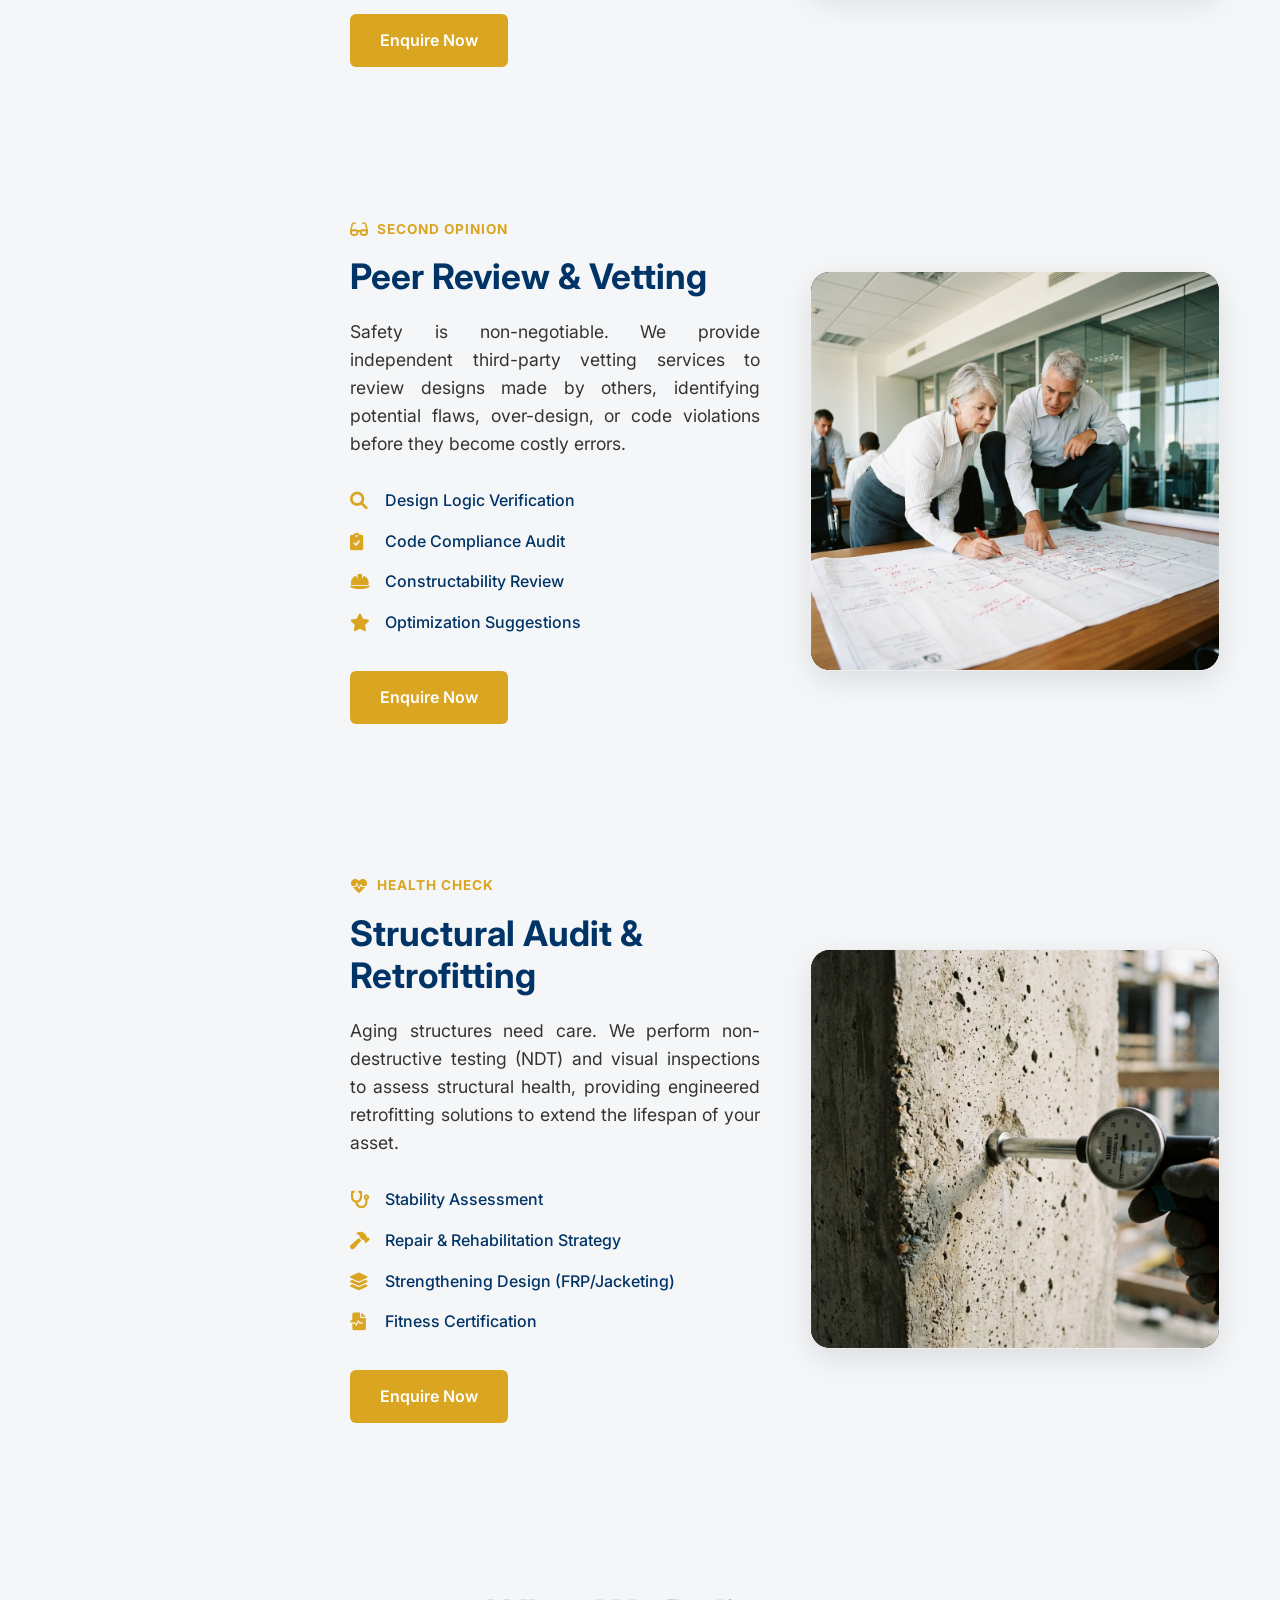
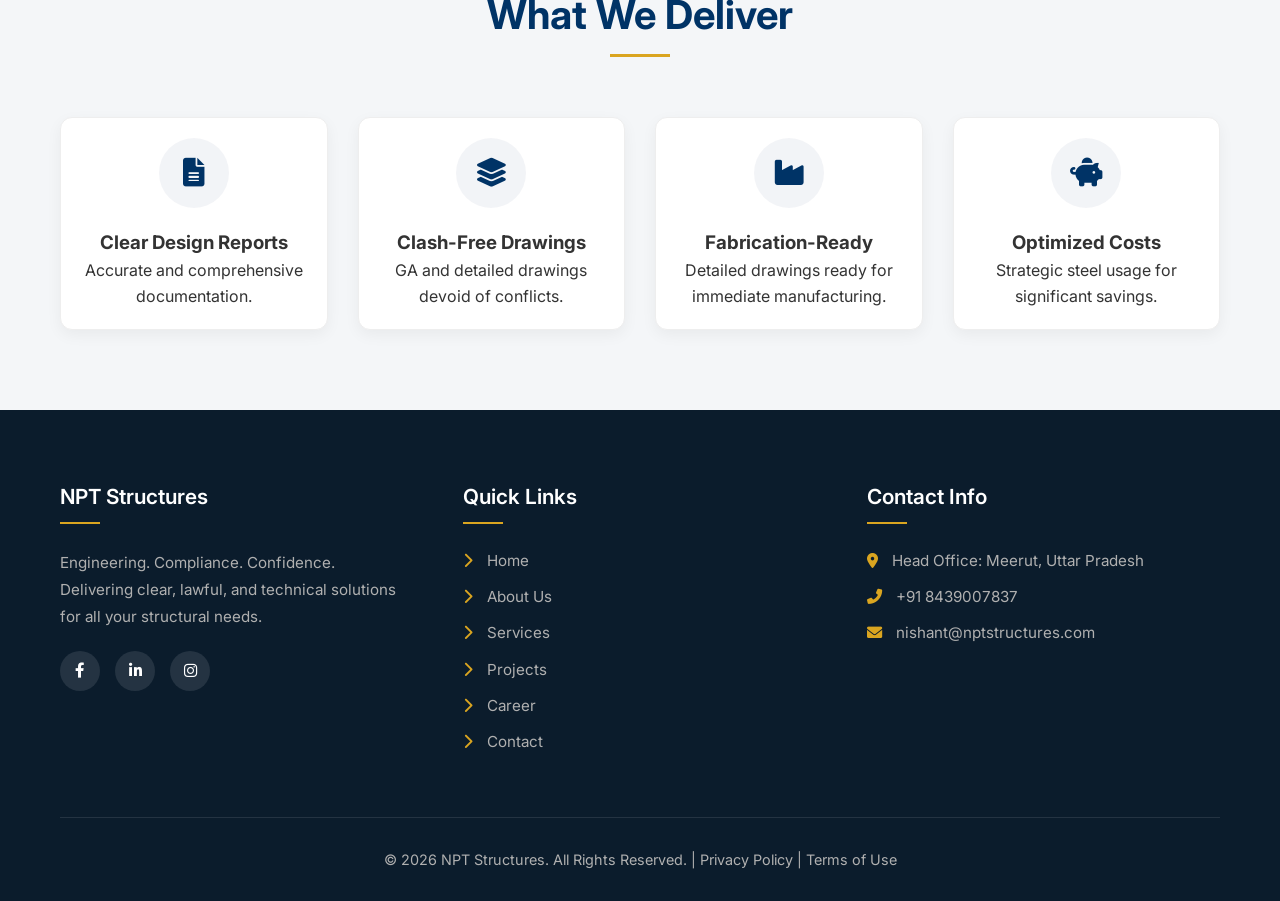
<file: services/index.html>
<!DOCTYPE html>
<html lang="en">

<head>
    <!-- Google tag (gtag.js) -->
    <script async src="https://www.googletagmanager.com/gtag/js?id=G-XPP1EX9ZJM"></script>
    <script>
        window.dataLayer = window.dataLayer || [];
        function gtag() { dataLayer.push(arguments); }
        gtag('js', new Date());

        gtag('config', 'G-XPP1EX9ZJM');
    </script>
    <meta charset="UTF-8">
    <meta name="viewport" content="width=device-width, initial-scale=1.0">
    <title>Structural Engineering Services | NPT Structures</title>
    <meta name="description"
        content="Expert structural services including Analysis, Concrete & Steel Design, BOQ Estimation, and Structural Audits. Delivering precision and safety.">
    <meta name="keywords"
        content="Structural Analysis, Value Engineering, BOQ Estimation, Structural Audit, Steel Detailing, MEP Coordination">
    <link rel="canonical" href="https://nptstructures.com/services/">

    <!-- Open Graph -->
    <meta property="og:title" content="Our Engineering Services | NPT Structures">
    <meta property="og:description"
        content="Comprehensive structural engineering solutions: Analysis, Design, Detailing, and Audits.">
    <meta property="og:url" content="https://nptstructures.com/services/">
    <meta property="og:type" content="website">

    <link rel="preconnect" href="https://fonts.googleapis.com">
    <link rel="preconnect" href="https://fonts.gstatic.com" crossorigin>
    <link href="https://fonts.googleapis.com/css2?family=Inter:wght@300;400;500;600;700&display=swap" rel="stylesheet">
    <link rel="stylesheet" href="../assets/css/style.css">
    <link rel="icon" href="../assets/images/logo.png" type="image/png">
    <link rel="stylesheet" href="https://cdnjs.cloudflare.com/ajax/libs/font-awesome/6.0.0/css/all.min.css">

    <!-- Schema.org Structured Data -->
    <script type="application/ld+json">
    {
      "@context": "https://schema.org",
      "@type": "ProfessionalService",
      "name": "NPT Structures",
      "image": "https://nptstructures.com/assets/images/logo.png",
      "url": "https://nptstructures.com/services/",
      "priceRange": "$$",
      "address": {
        "@type": "PostalAddress",
        "addressLocality": "Meerut",
        "addressRegion": "UP",
        "addressCountry": "IN"
      },
      "hasOfferCatalog": {
        "@type": "OfferCatalog",
        "name": "Structural Engineering Services",
        "itemListElement": [
          {
            "@type": "Offer",
            "itemOffered": {
              "@type": "Service",
              "name": "Structural Analysis"
            }
          },
          {
            "@type": "Offer",
            "itemOffered": {
              "@type": "Service",
              "name": "Concrete & Steel Design"
            }
          },
          {
            "@type": "Offer",
            "itemOffered": {
              "@type": "Service",
              "name": "Structural Audit"
            }
          },
          {
            "@type": "Offer",
            "itemOffered": {
              "@type": "Service",
              "name": "BOQ & Estimation"
            }
          }
        ]
      }
    }
    </script>
</head>

<body>

    <header>
        <div class="container nav-container">
            <a href="index.html" class="logo">
                <img src="../assets/images/logo.png" alt="NPT Structures">
            </a>
            <div class="mobile-menu-btn"><i class="fas fa-bars"></i></div>
            <nav class="nav-links">
                <a href="../"><i class="fas fa-home"></i> Home</a>
                <a href="../about/"><i class="fas fa-info-circle"></i> About Us</a>
                <a href="../founder/"><i class="fas fa-user-tie"></i> Founder</a>
                <a href="../services/" class="active"><i class="fas fa-cogs"></i> Services</a>
                <a href="../projects/"><i class="fas fa-building"></i> Projects</a>
                <a href="../clients/"><i class="fas fa-users"></i> Clients</a>
                <a href="../contact/"><i class="fas fa-envelope"></i> Contact</a>
                <a href="../career/"><i class="fas fa-briefcase"></i> Career</a>
                <!-- Theme Toggle inside Nav for better mobile layout -->
                <div id="theme-toggle" style="cursor: pointer; margin-left: 10px;"><i class="fas fa-moon"></i></div>
            </nav>
        </div>
    </header>

    <section class="section-padding" style="margin-top: 80px;">
        <div class="container">
            <div class="text-center">
                <h2 class="section-title">Our Engineering Services</h2>
                <p class="section-subtitle">Delivering precision, safety, and innovation in every structural challenge.
                </p>
            </div>

            <!-- Service 1: Structural Analysis -->
            <!-- Services Layout Container -->
            <div class="services-layout">
                <!-- Sticky Sidebar Navigation -->
                <aside class="services-sidebar reveal">
                    <a href="#analysis" class="service-link active">Structural Analysis</a>
                    <a href="#concrete-steel" class="service-link">Concrete & Steel</a>
                    <a href="#drawings" class="service-link">Detailing & Drawings</a>
                    <a href="#boq" class="service-link">BOQ & Estimation</a>
                    <a href="#optimization" class="service-link">Value Engineering</a>
                    <a href="#coordination" class="service-link">MEP Coordination</a>
                    <a href="#compliance" class="service-link">Global Compliance</a>
                    <a href="#peer-review" class="service-link">Peer Review</a>
                    <a href="#audit" class="service-link">Structural Audit</a>
                </aside>

                <!-- Scrollable Content -->
                <div class="services-content">
                    <!-- Service 1: Structural Analysis -->
                    <div id="analysis" class="model-content-grid service-section reveal">
                        <div class="model-text">
                            <div class="service-badge"><i class="fas fa-crown"></i> Core Expertise</div>
                            <h3>Structural Analysis & Design</h3>
                            <p class="service-desc">Experience structural engineering like never before. We use
                                industry-leading simulation tools to predict how structures behave under stress,
                                earthquakes, and wind loads with absolute precision.</p>

                            <div class="premium-features">
                                <div class="feature-list-item">
                                    <i class="fas fa-check-circle feature-icon-gold"></i>
                                    <span class="feature-text">Finite Element Analysis (FEA)</span>
                                </div>
                                <div class="feature-list-item">
                                    <i class="fas fa-wave-square feature-icon-gold"></i>
                                    <span class="feature-text">Dynamic & Seismic Simulation</span>
                                </div>
                                <div class="feature-list-item">
                                    <i class="fas fa-wind feature-icon-gold"></i>
                                    <span class="feature-text">Wind Load Optimization</span>
                                </div>
                                <div class="feature-list-item">
                                    <i class="fas fa-shield-alt feature-icon-gold"></i>
                                    <span class="feature-text">Safety Factor Verification</span>
                                </div>
                            </div>

                            <a href="../contact/?subject=Structural Analysis" class="btn-solid-gold">Enquire Now</a>
                        </div>
                        <div class="model-wrapper reveal reveal-delay-2">
                            <div class="service-slider">
                                <!-- Slide 1 -->
                                <img src="../assets/images/Structural Analysis/str1.png" class="slide active"
                                    alt="Structural Analysis 1">
                                <!-- Slide 2 -->
                                <img src="../assets/images/Structural Analysis/str2.png" class="slide"
                                    alt="Structural Analysis 2">
                                <!-- Slide 3 -->
                                <img src="../assets/images/Structural Analysis/str3.png" class="slide"
                                    alt="Structural Analysis 3">
                            </div>
                        </div>
                    </div>

                    <!-- Service 2: Concrete & Steel -->
                    <div id="concrete-steel" class="model-content-grid service-section">
                        <div class="model-wrapper" style="order: 2;">
                            <div class="service-slider">
                                <img src="../assets/images/Concrete/con1.png" class="slide active" alt="Concrete 1">
                                <img src="../assets/images/Concrete/con2.png" class="slide" alt="Concrete 2">
                                <img src="../assets/images/Concrete/con3.png" class="slide" alt="Concrete 3">
                            </div>
                        </div>
                        <div class="model-text" style="order: 1;">
                            <div class="service-badge"><i class="fas fa-layer-group"></i> Material Mastery</div>
                            <h3>Concrete & Steel Design</h3>
                            <p class="service-desc">Whether it's the fluidity of concrete or the precision of steel, we
                                design for durability. Our concrete designs prioritize crack control, while our steel
                                connections focus on ease of fabrication and erection safety.</p>

                            <div class="premium-features">
                                <div class="feature-list-item">
                                    <i class="fas fa-cubes feature-icon-gold"></i>
                                    <span class="feature-text">RCC Framework Design</span>
                                </div>
                                <div class="feature-list-item">
                                    <i class="fas fa-bolt feature-icon-gold"></i>
                                    <span class="feature-text">Steel Connection Detailing</span>
                                </div>
                                <div class="feature-list-item">
                                    <i class="fas fa-project-diagram feature-icon-gold"></i>
                                    <span class="feature-text">Composite Structure Design</span>
                                </div>
                                <div class="feature-list-item">
                                    <i class="fas fa-hard-hat feature-icon-gold"></i>
                                    <span class="feature-text">Erection Safety Planning</span>
                                </div>
                            </div>

                            <a href="../contact/?subject=Concrete & Steel Design" class="btn-solid-gold">Enquire
                                Now</a>
                        </div>
                    </div>

                    <!-- Service 3: Drawings -->
                    <div id="drawings" class="model-content-grid service-section">
                        <div class="model-text">
                            <div class="service-badge"><i class="fas fa-drafting-compass"></i> Precision Engineering
                            </div>
                            <h3>Detailing & Drawings</h3>
                            <p class="service-desc">Design is only as good as its communication. We produce
                                crystal-clear GA
                                and
                                Shop drawings that site engineers and fabricators can follow without ambiguity, ensuring
                                zero
                                errors on site.</p>

                            <div class="premium-features">
                                <div class="feature-list-item">
                                    <i class="fas fa-ruler-combined feature-icon-gold"></i>
                                    <span class="feature-text">General Arrangement (GA) Drawings</span>
                                </div>
                                <div class="feature-list-item">
                                    <i class="fas fa-industry feature-icon-gold"></i>
                                    <span class="feature-text">Fabrication & Shop Drawings</span>
                                </div>
                                <div class="feature-list-item">
                                    <i class="fas fa-tools feature-icon-gold"></i>
                                    <span class="feature-text">Erection Diagrams</span>
                                </div>
                                <div class="feature-list-item">
                                    <i class="fas fa-file-pdf feature-icon-gold"></i>
                                    <span class="feature-text">BIM Model Integration</span>
                                </div>
                            </div>

                            <a href="../contact/?subject=Drawings & Fabrication" class="btn-solid-gold">Enquire Now</a>
                        </div>
                        <div class="model-wrapper">
                            <div class="service-slider">
                                <img src="../assets/images/Detailing/det1.png" class="slide active" alt="Drawings 1">
                                <img src="../assets/images/Detailing/det2.png" class="slide" alt="Drawings 2">
                                <img src="../assets/images/Detailing/det3.png" class="slide" alt="Drawings 3">
                            </div>
                        </div>
                    </div>

                    <!-- Service 4: BOQ -->
                    <div id="boq" class="model-content-grid service-section reveal">
                        <div class="model-wrapper" style="order: 2;">
                            <div class="service-slider">
                                <img src="../assets/images/boq/boq1.png" class="slide active" alt="BOQ 1">
                                <img src="../assets/images/boq/boq2.png" class="slide" alt="BOQ 2">
                                <img src="../assets/images/boq/boq3.png" class="slide" alt="BOQ 3">
                            </div>
                        </div>
                        <div class="model-text" style="order: 1;">
                            <div class="service-badge"><i class="fas fa-coins"></i> Financial Control</div>
                            <h3>BOQ & Cost Estimation</h3>
                            <p class="service-desc">Avoid budget overruns with our precise Bill of Quantities. We
                                calculate
                                material
                                requirements down to the last bolt, giving you a clear financial picture before
                                tendering.
                            </p>

                            <div class="premium-features">
                                <div class="feature-list-item">
                                    <i class="fas fa-list-ol feature-icon-gold"></i>
                                    <span class="feature-text">Material Quantity Takeoffs</span>
                                </div>
                                <div class="feature-list-item">
                                    <i class="fas fa-chart-pie feature-icon-gold"></i>
                                    <span class="feature-text">Cost Estimation Reports</span>
                                </div>
                                <div class="feature-list-item">
                                    <i class="fas fa-file-contract feature-icon-gold"></i>
                                    <span class="feature-text">Tender Documentation Analysis</span>
                                </div>
                                <div class="feature-list-item">
                                    <i class="fas fa-balance-scale feature-icon-gold"></i>
                                    <span class="feature-text">Contractor Billing Verification</span>
                                </div>
                            </div>

                            <a href="../contact/?subject=BOQ & Estimation" class="btn-solid-gold">Enquire Now</a>
                        </div>
                    </div>

                    <!-- Service 5: Optimization -->
                    <div id="optimization" class="model-content-grid service-section">
                        <div class="model-text">
                            <div class="service-badge"><i class="fas fa-rocket"></i> Maximize Value</div>
                            <h3>Value Engineering</h3>
                            <p class="service-desc">We challenge the status quo. Through Value Engineering, we identify
                                areas where
                                material is wasted and redesign them to be lighter, stronger, and cheaper without
                                compromising
                                safety or architectural intent.</p>

                            <div class="premium-features">
                                <div class="feature-list-item">
                                    <i class="fas fa-weight-hanging feature-icon-gold"></i>
                                    <span class="feature-text">Steel Tonnage Reduction</span>
                                </div>
                                <div class="feature-list-item">
                                    <i class="fas fa-shapes feature-icon-gold"></i>
                                    <span class="feature-text">Structural System Optimization</span>
                                </div>
                                <div class="feature-list-item">
                                    <i class="fas fa-money-bill-wave feature-icon-gold"></i>
                                    <span class="feature-text">Construction Cost Savings</span>
                                </div>
                                <div class="feature-list-item">
                                    <i class="fas fa-handshake feature-icon-gold"></i>
                                    <span class="feature-text">Performance-Based Design</span>
                                </div>
                            </div>

                            <a href="../contact/?subject=Optimization" class="btn-solid-gold">Enquire Now</a>
                        </div>
                        <div class="model-wrapper">
                            <div class="service-slider">
                                <img src="../assets/images/value_engineering/1.png" class="slide active"
                                    alt="Optimization 1">
                                <img src="../assets/images/value_engineering/2.png" class="slide" alt="Optimization 2">
                                <img src="../assets/images/value_engineering/3.png" class="slide" alt="Optimization 3">
                            </div>
                        </div>
                    </div>

                    <!-- Service 6: Coordination -->
                    <div id="coordination" class="model-content-grid service-section">
                        <div class="model-wrapper" style="order: 2;">
                            <div class="service-slider">
                                <img src="../assets/images/mep_coordination/1.png" class="slide active"
                                    alt="Coordination 1">
                                <img src="../assets/images/mep_coordination/2.png" class="slide" alt="Coordination 2">
                                <img src="../assets/images/mep_coordination/3.png" class="slide" alt="Coordination 3">
                            </div>
                        </div>
                        <div class="model-text" style="order: 1;">
                            <div class="service-badge"><i class="fas fa-handshake"></i> Seamless Integration</div>
                            <h3>Architect & MEP Coordination</h3>
                            <p class="service-desc">Structures don't exist in isolation. We actively coordinate with
                                Architects and
                                MEP consultants to ensure beams don't clash with ducts and columns don't obstruct views,
                                delivering
                                a conflict-free site experience.</p>

                            <div class="premium-features">
                                <div class="feature-list-item">
                                    <i class="fas fa-exclamation-triangle feature-icon-gold"></i>
                                    <span class="feature-text">3D Clash Detection</span>
                                </div>
                                <div class="feature-list-item">
                                    <i class="fas fa-door-open feature-icon-gold"></i>
                                    <span class="feature-text">Service Hole Integration</span>
                                </div>
                                <div class="feature-list-item">
                                    <i class="fas fa-landmark feature-icon-gold"></i>
                                    <span class="feature-text">Architectural Fidelity</span>
                                </div>
                                <div class="feature-list-item">
                                    <i class="fas fa-comments feature-icon-gold"></i>
                                    <span class="feature-text">Interdisciplinary Resolution</span>
                                </div>
                            </div>

                            <a href="../contact/?subject=MEP Coordination" class="btn-solid-gold">Enquire Now</a>
                        </div>
                    </div>

                    <!-- Service 7: Compliance -->
                    <div id="compliance" class="model-content-grid service-section">
                        <div class="model-text">
                            <div class="service-badge"><i class="fas fa-globe"></i> World-Class Standards</div>
                            <h3>Global Compliance & Codes</h3>
                            <p class="service-desc">We design strictly according to relevant international codes.
                                Whether
                                it's an
                                Indian standard or a US requirement, our designs are legally compliant, insurable, and
                                built
                                to
                                withstand scrutiny.</p>

                            <div class="premium-features">
                                <div class="feature-list-item">
                                    <i class="fas fa-book feature-icon-gold"></i>
                                    <span class="feature-text">IS Codes (Indian Standards)</span>
                                </div>
                                <div class="feature-list-item">
                                    <i class="fas fa-flag-usa feature-icon-gold"></i>
                                    <span class="feature-text">AISC / ACI (American)</span>
                                </div>
                                <div class="feature-list-item">
                                    <i class="fas fa-euro-sign feature-icon-gold"></i>
                                    <span class="feature-text">Eurocode & British Standards</span>
                                </div>
                                <div class="feature-list-item">
                                    <i class="fas fa-file-signature feature-icon-gold"></i>
                                    <span class="feature-text">Local Municipal Bylaws</span>
                                </div>
                            </div>

                            <a href="../contact/?subject=Global Compliance" class="btn-solid-gold">Enquire Now</a>
                        </div>
                        <div class="model-wrapper">
                            <div class="service-slider">
                                <img src="../assets/images/global_compliance/1.png" class="slide active"
                                    alt="Compliance 1">
                                <img src="../assets/images/global_compliance/2.png" class="slide" alt="Compliance 2">
                                <img src="../assets/images/global_compliance/3.png" class="slide" alt="Compliance 3">
                            </div>
                        </div>
                    </div>

                    <!-- Service 8: Peer Review (New) -->
                    <div id="peer-review" class="model-content-grid service-section">
                        <div class="model-wrapper" style="order: 2;">
                            <div class="service-slider">
                                <img src="../assets/images/peer_review/1.png" class="slide active" alt="Review 1">
                                <img src="../assets/images/peer_review/2.png" class="slide" alt="Review 2">
                                <img src="../assets/images/peer_review/3.png" class="slide" alt="Review 3">
                            </div>
                        </div>
                        <div class="model-text" style="order: 1;">
                            <div class="service-badge"><i class="fas fa-glasses"></i> Second Opinion</div>
                            <h3>Peer Review & Vetting</h3>
                            <p class="service-desc">Safety is non-negotiable. We provide independent third-party vetting
                                services to
                                review designs made by others, identifying potential flaws, over-design, or code
                                violations
                                before
                                they become costly errors.</p>

                            <div class="premium-features">
                                <div class="feature-list-item">
                                    <i class="fas fa-search feature-icon-gold"></i>
                                    <span class="feature-text">Design Logic Verification</span>
                                </div>
                                <div class="feature-list-item">
                                    <i class="fas fa-clipboard-check feature-icon-gold"></i>
                                    <span class="feature-text">Code Compliance Audit</span>
                                </div>
                                <div class="feature-list-item">
                                    <i class="fas fa-hard-hat feature-icon-gold"></i>
                                    <span class="feature-text">Constructability Review</span>
                                </div>
                                <div class="feature-list-item">
                                    <i class="fas fa-star feature-icon-gold"></i>
                                    <span class="feature-text">Optimization Suggestions</span>
                                </div>
                            </div>

                            <a href="../contact/?subject=Peer Review" class="btn-solid-gold">Enquire Now</a>
                        </div>
                    </div>

                    <!-- Service 9: Audit (New) -->
                    <div id="audit" class="model-content-grid service-section">
                        <div class="model-text">
                            <div class="service-badge"><i class="fas fa-heartbeat"></i> Health Check</div>
                            <h3>Structural Audit & Retrofitting</h3>
                            <p class="service-desc">Aging structures need care. We perform non-destructive testing (NDT)
                                and
                                visual
                                inspections to assess structural health, providing engineered retrofitting solutions to
                                extend the
                                lifespan of your asset.</p>

                            <div class="premium-features">
                                <div class="feature-list-item">
                                    <i class="fas fa-stethoscope feature-icon-gold"></i>
                                    <span class="feature-text">Stability Assessment</span>
                                </div>
                                <div class="feature-list-item">
                                    <i class="fas fa-hammer feature-icon-gold"></i>
                                    <span class="feature-text">Repair & Rehabilitation Strategy</span>
                                </div>
                                <div class="feature-list-item">
                                    <i class="fas fa-layer-group feature-icon-gold"></i>
                                    <span class="feature-text">Strengthening Design (FRP/Jacketing)</span>
                                </div>
                                <div class="feature-list-item">
                                    <i class="fas fa-file-medical-alt feature-icon-gold"></i>
                                    <span class="feature-text">Fitness Certification</span>
                                </div>
                            </div>

                            <a href="../contact/?subject=Structural Audit" class="btn-solid-gold">Enquire Now</a>
                        </div>
                        <div class="model-wrapper">
                            <div class="service-slider">
                                <img src="../assets/images/structural_audit/1.png" class="slide active" alt="Audit 1">
                                <img src="../assets/images/structural_audit/2.png" class="slide" alt="Audit 2">
                                <img src="../assets/images/structural_audit/3.png" class="slide" alt="Audit 3">
                            </div>
                        </div>
                    </div> <!-- End of Audit -->
                </div> <!-- End of Services Content -->
            </div> <!-- End of Services Layout -->
        </div> <!-- End of Container -->
    </section>

    <section class="section-padding" style="background-color: var(--light-bg);">
        <div class="container">
            <div class="text-center">
                <h2 class="section-title">What We Deliver</h2>
            </div>
            <div class="features-grid" style="margin-top: 40px;">
                <div class="feature-item">
                    <div class="feature-icon"><i class="fas fa-file-alt"></i></div>
                    <h3>Clear Design Reports</h3>
                    <p>Accurate and comprehensive documentation.</p>
                </div>
                <div class="feature-item">
                    <div class="feature-icon"><i class="fas fa-layer-group"></i></div>
                    <h3>Clash-Free Drawings</h3>
                    <p>GA and detailed drawings devoid of conflicts.</p>
                </div>
                <div class="feature-item">
                    <div class="feature-icon"><i class="fas fa-industry"></i></div>
                    <h3>Fabrication-Ready</h3>
                    <p>Detailed drawings ready for immediate manufacturing.</p>
                </div>
                <div class="feature-item">
                    <div class="feature-icon"><i class="fas fa-piggy-bank"></i></div>
                    <h3>Optimized Costs</h3>
                    <p>Strategic steel usage for significant savings.</p>
                </div>
            </div>
        </div>
    </section>

    <footer>
        <div class="container">
            <div class="footer-content">
                <div class="footer-section">
                    <h4>NPT Structures</h4>
                    <p>Engineering. Compliance. Confidence.<br>Delivering clear, lawful, and technical solutions for all
                        your structural needs.</p>
                    <div class="social-links">
                        <a href="https://www.facebook.com/share/1Bvm3beDtH/?mibextid=wwXIfr"><i
                                class="fab fa-facebook-f"></i></a>
                        <a href="https://www.linkedin.com/in/nishant-tyagi-1036a1152/"><i
                                class="fab fa-linkedin-in"></i></a>
                        <a href="https://www.instagram.com/er.nishant19?igsh=MXc3ZTB1Z3V0cXY0aA%3D%3D&utm_source=qr"><i
                                class="fab fa-instagram"></i></a>
                    </div>
                </div>
                <div class="footer-section">
                    <h4>Quick Links</h4>
                    <ul>
                        <li><a href="../"><i class="fas fa-chevron-right"></i> Home</a></li>
                        <li><a href="../about/"><i class="fas fa-chevron-right"></i> About Us</a></li>
                        <li><a href="../services/"><i class="fas fa-chevron-right"></i> Services</a></li>
                        <li><a href="../projects/"><i class="fas fa-chevron-right"></i> Projects</a></li>
                        <li><a href="../career/"><i class="fas fa-chevron-right"></i> Career</a></li>
                        <li><a href="../contact/"><i class="fas fa-chevron-right"></i> Contact</a></li>
                    </ul>
                </div>
                <div class="footer-section">
                    <h4>Contact Info</h4>
                    <ul>
                        <li><i class="fas fa-map-marker-alt"></i> Head Office: Meerut, Uttar Pradesh</li>
                        <li><i class="fas fa-phone-alt"></i> <a href="tel:+918439007837" style="color: #b0b0b0;">+91
                                8439007837</a></li>
                        <li><i class="fas fa-envelope"></i> <a href="mailto:nishant@nptstructures.com"
                                style="color: #b0b0b0;">nishant@nptstructures.com</a></li>
                    </ul>
                </div>
            </div>
            <div class="copyright">
                <p>&copy; <span id="current-year">2024</span> NPT Structures. All Rights Reserved. | <a
                        href="../privacy-policy.html" style="color: inherit; text-decoration: none;">Privacy Policy</a>
                    | <a href="../terms.html" style="color: inherit; text-decoration: none;">Terms of Use</a></p>
            </div>
        </div>
    </footer>

    <script src="../assets/js/script.js"></script>
</body>

</html>
</file>
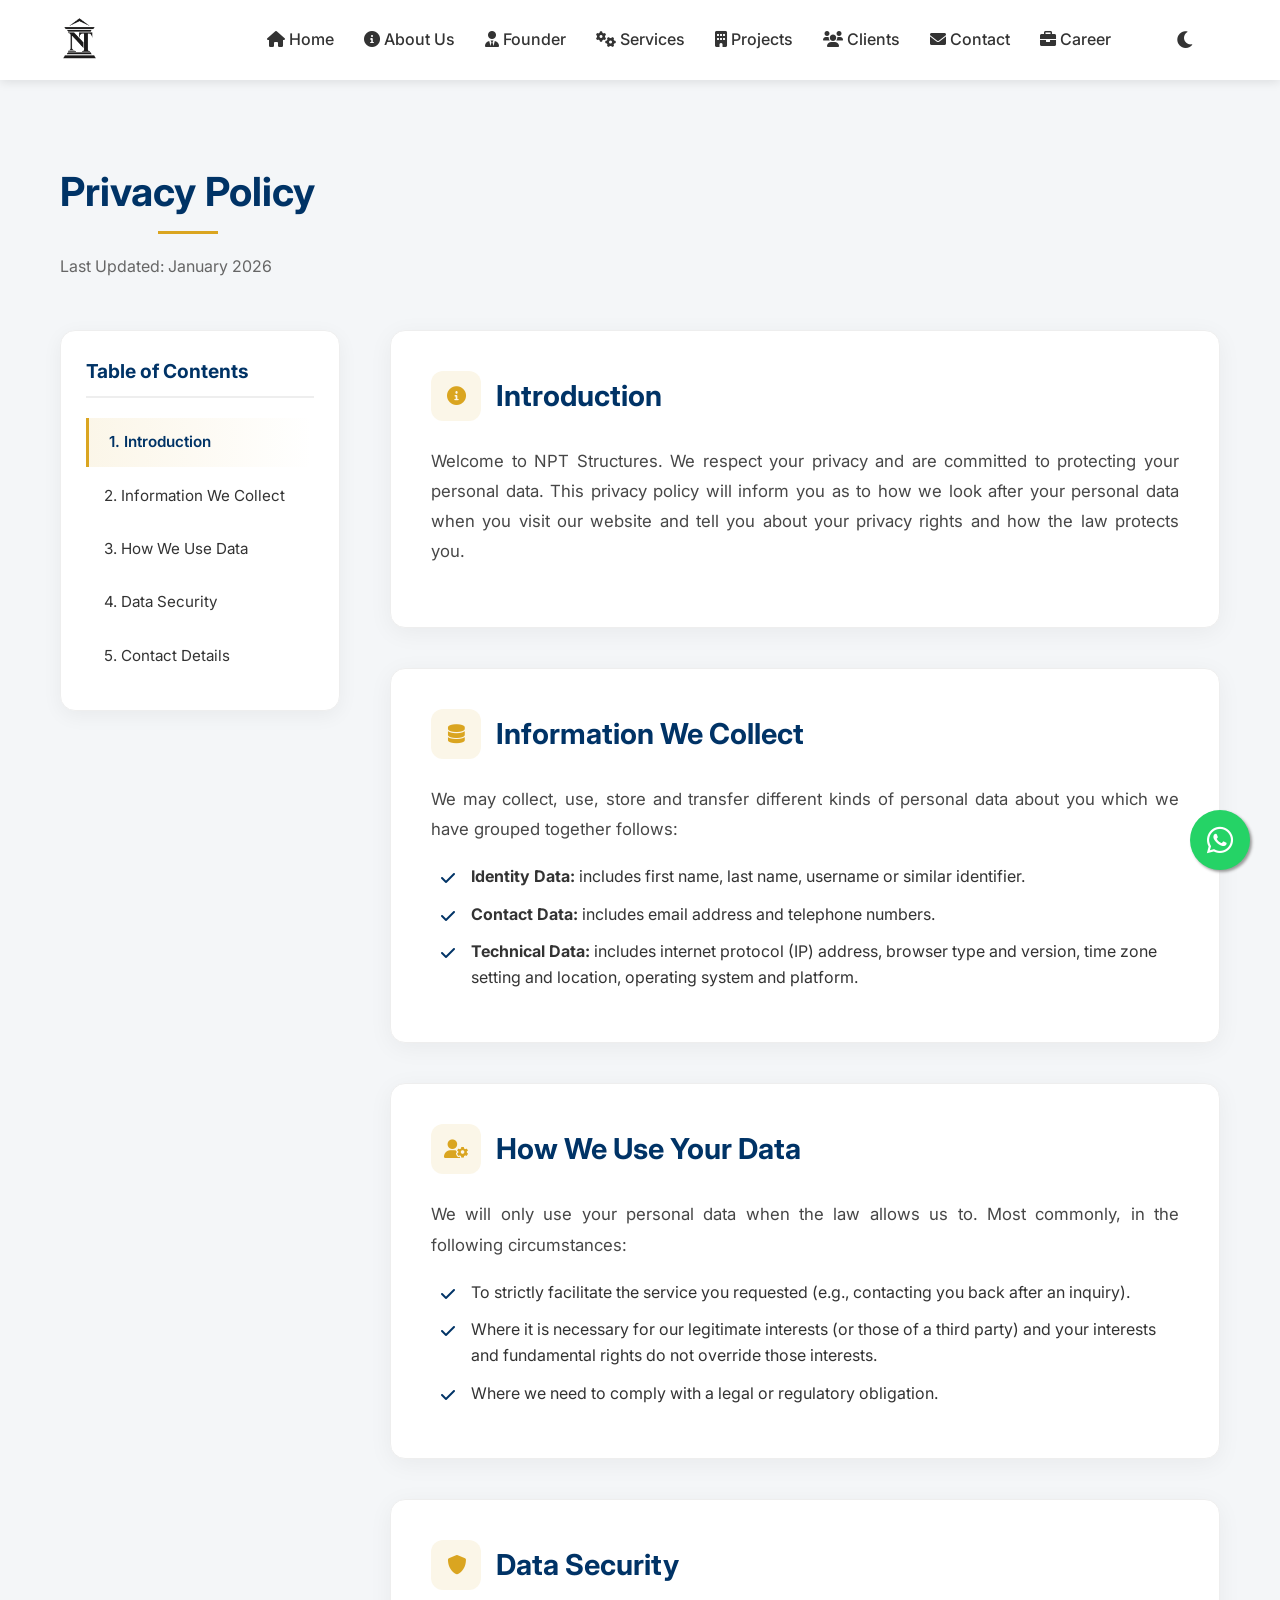
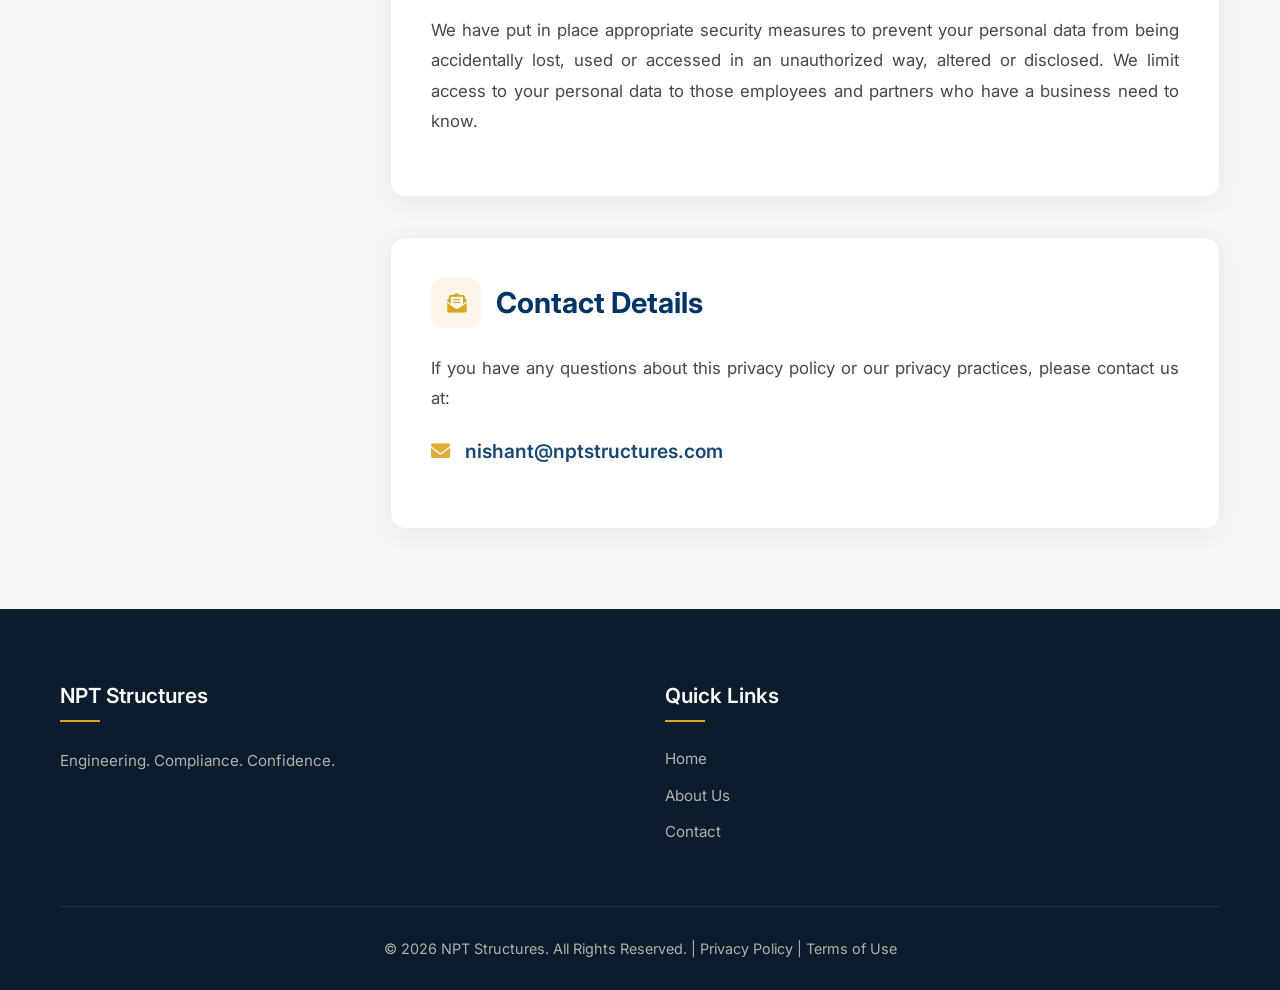
<file: privacy-policy.html>
<!DOCTYPE html>
<html lang="en">

<head>
    <!-- Google Analytics -->
    <script async src="https://www.googletagmanager.com/gtag/js?id=G-XPP1EX9ZJM"></script>
    <script>
        window.dataLayer = window.dataLayer || [];
        function gtag(){dataLayer.push(arguments);}
        gtag('js', new Date());
        gtag('config', 'G-XPP1EX9ZJM');
    </script>

    <!-- Basic SEO -->
    <meta charset="UTF-8">
    <meta name="viewport" content="width=device-width, initial-scale=1.0">

    <!-- Title -->
    <title>Privacy Policy | NPT Structures</title>

    <!-- Description (Trust-focused, not ranking-focused) -->
    <meta name="description" content="Privacy Policy of NPT Structures. Learn how we collect, use, and protect your personal data in compliance with applicable regulations.">

    <!-- Robots -->
    <meta name="robots" content="noindex, follow">

    <!-- Canonical -->
    <link rel="canonical" href="https://nptstructures.com/privacy-policy.html">

    <!-- Author -->
    <meta name="author" content="NPT Structures">

    <!-- Theme -->
    <meta name="theme-color" content="#0d1b2a">

    <!-- Open Graph (Optional but good for consistency) -->
    <meta property="og:title" content="Privacy Policy | NPT Structures">
    <meta property="og:description" content="Learn how we handle and protect your personal information.">
    <meta property="og:url" content="https://nptstructures.com/privacy-policy.html">
    <meta property="og:type" content="website">

    <!-- Fonts (FIXED ERROR) -->
    <link rel="preconnect" href="https://fonts.googleapis.com">
    <link rel="preconnect" href="https://fonts.gstatic.com" crossorigin>
    <link href="https://fonts.googleapis.com/css2?family=Inter:wght@300;400;500;600;700&amp;display=swap" rel="stylesheet">

    <!-- CSS -->
    <link rel="stylesheet" href="assets/css/style.css">

    <!-- Favicon -->
    <link rel="icon" href="assets/images/logo.png" type="image/png">

    <!-- Icons -->
    <link rel="stylesheet" href="https://cdnjs.cloudflare.com/ajax/libs/font-awesome/6.0.0/css/all.min.css">

    <!-- 🔥 STRUCTURED DATA (LEGAL PAGE SIGNAL) -->
    <script type="application/ld+json">
    {
      "@context": "https://schema.org",
      "@type": "WebPage",
      "name": "Privacy Policy",
      "url": "https://nptstructures.com/privacy-policy.html",
      "description": "Privacy policy outlining how user data is collected and protected.",
      "publisher": {
        "@type": "Organization",
        "name": "NPT Structures",
        "logo": {
          "@type": "ImageObject",
          "url": "https://nptstructures.com/assets/images/logo.png"
        }
      }
    }
    </script>
</head>

<body>

    <header>
        <div class="container nav-container">
            <a href="index.html" class="logo">
                <img src="assets/images/logo.png" alt="NPT Structures">
            </a>
            <div class="mobile-menu-btn"><i class="fas fa-bars"></i></div>
            <nav class="nav-links">
                <a href="index.html"><i class="fas fa-home"></i> Home</a>
                <a href="about/"><i class="fas fa-info-circle"></i> About Us</a>
                <a href="founder/"><i class="fas fa-user-tie"></i> Founder</a>

                <a href="services/"><i class="fas fa-cogs"></i> Services</a>
                <a href="projects/"><i class="fas fa-building"></i> Projects</a>
                <a href="clients/"><i class="fas fa-users"></i> Clients</a>
                <a href="contact/"><i class="fas fa-envelope"></i> Contact</a>
                <a href="career/"><i class="fas fa-briefcase"></i> Career</a>
                <!-- Theme Toggle inside Nav for better mobile layout -->
                <div id="theme-toggle" style="cursor: pointer; margin-left: 10px;"><i class="fas fa-moon"></i></div>
            </nav>
        </div>
    </header>

    <section class="section-padding" style="margin-top: 80px;">
        <div class="container">
            <h1 class="section-title">Privacy Policy</h1>
            <p style="color: #666; margin-bottom: 30px;">Last Updated: January 2026</p>

            <div class="legal-layout">
                <!-- Sidebar TOC -->
                <aside class="legal-sidebar">
                    <h3>Table of Contents</h3>
                    <nav>
                        <a href="#intro" class="toc-link active">1. Introduction</a>
                        <a href="#collection" class="toc-link">2. Information We Collect</a>
                        <a href="#usage" class="toc-link">3. How We Use Data</a>
                        <a href="#security" class="toc-link">4. Data Security</a>
                        <a href="#contact" class="toc-link">5. Contact Details</a>
                    </nav>
                </aside>

                <!-- Main Content -->
                <main class="legal-content">

                    <!-- 1. Introduction -->
                    <section id="intro" class="legal-card reveal">
                        <h2><i class="fas fa-info-circle"></i> Introduction</h2>
                        <p>Welcome to NPT Structures. We respect your privacy and are committed to
                            protecting your
                            personal data. This privacy policy will inform you as to how we look after your personal
                            data when
                            you visit our website and tell you about your privacy rights and how the law protects you.
                        </p>
                    </section>

                    <!-- 2. Information Collection -->
                    <section id="collection" class="legal-card reveal">
                        <h2><i class="fas fa-database"></i> Information We Collect</h2>
                        <p>We may collect, use, store and transfer different kinds of personal data about you which we
                            have
                            grouped together follows:</p>
                        <ul>
                            <li><strong>Identity Data:</strong> includes first name, last name, username or similar
                                identifier.</li>
                            <li><strong>Contact Data:</strong> includes email address and telephone numbers.</li>
                            <li><strong>Technical Data:</strong> includes internet protocol (IP) address, browser type
                                and
                                version, time zone setting and location, operating system and platform.</li>
                        </ul>
                    </section>

                    <!-- 3. Usage -->
                    <section id="usage" class="legal-card reveal">
                        <h2><i class="fas fa-user-cog"></i> How We Use Your Data</h2>
                        <p>We will only use your personal data when the law allows us to. Most commonly, in the
                            following circumstances:</p>
                        <ul>
                            <li>To strictly facilitate the service you requested (e.g., contacting you back after an
                                inquiry).</li>
                            <li>Where it is necessary for our legitimate interests (or those of a third party) and your
                                interests and fundamental rights do not override those interests.</li>
                            <li>Where we need to comply with a legal or regulatory obligation.</li>
                        </ul>
                    </section>

                    <!-- 4. Security -->
                    <section id="security" class="legal-card reveal">
                        <h2><i class="fas fa-shield-alt"></i> Data Security</h2>
                        <p>We have put in place appropriate security measures to prevent your personal data from being
                            accidentally lost, used or accessed in an unauthorized way, altered or disclosed. We limit
                            access
                            to your personal data to those employees and partners who have a business need to know.</p>
                    </section>

                    <!-- 5. Contact -->
                    <section id="contact" class="legal-card reveal">
                        <h2><i class="fas fa-envelope-open-text"></i> Contact Details</h2>
                        <p>If you have any questions about this privacy policy or our privacy practices, please contact
                            us at:</p>
                        <p style="font-size: 1.2rem; font-weight: 600;">
                            <i class="fas fa-envelope" style="color: var(--secondary-color); margin-right: 10px;"></i>
                            <a href="mailto:nishant@nptstructures.com"
                                style="color: var(--primary-color);">nishant@nptstructures.com</a>
                        </p>
                    </section>

                </main>
            </div>
        </div>
    </section>

    <footer>
        <div class="container">
            <div class="footer-content">
                <div class="footer-section">
                    <h4>NPT Structures</h4>
                    <p>Engineering. Compliance. Confidence.</p>
                </div>
                <div class="footer-section">
                    <h4>Quick Links</h4>
                    <ul>
                        <li><a href="index.html">Home</a></li>
                        <li><a href="about/">About Us</a></li>
                        <li><a href="contact/">Contact</a></li>
                    </ul>
                </div>
            </div>
            <div class="copyright">
                <p>&copy; <span id="current-year">2026</span> NPT Structures. All Rights Reserved. | <a
                        href="privacy-policy.html" style="color: inherit; text-decoration: none;">Privacy Policy</a> |
                    <a href="terms.html" style="color: inherit; text-decoration: none;">Terms of Use</a>
                </p>
            </div>
        </div>
    </footer>

    <script src="assets/js/script.js"></script>
</body>

</html>
</file>
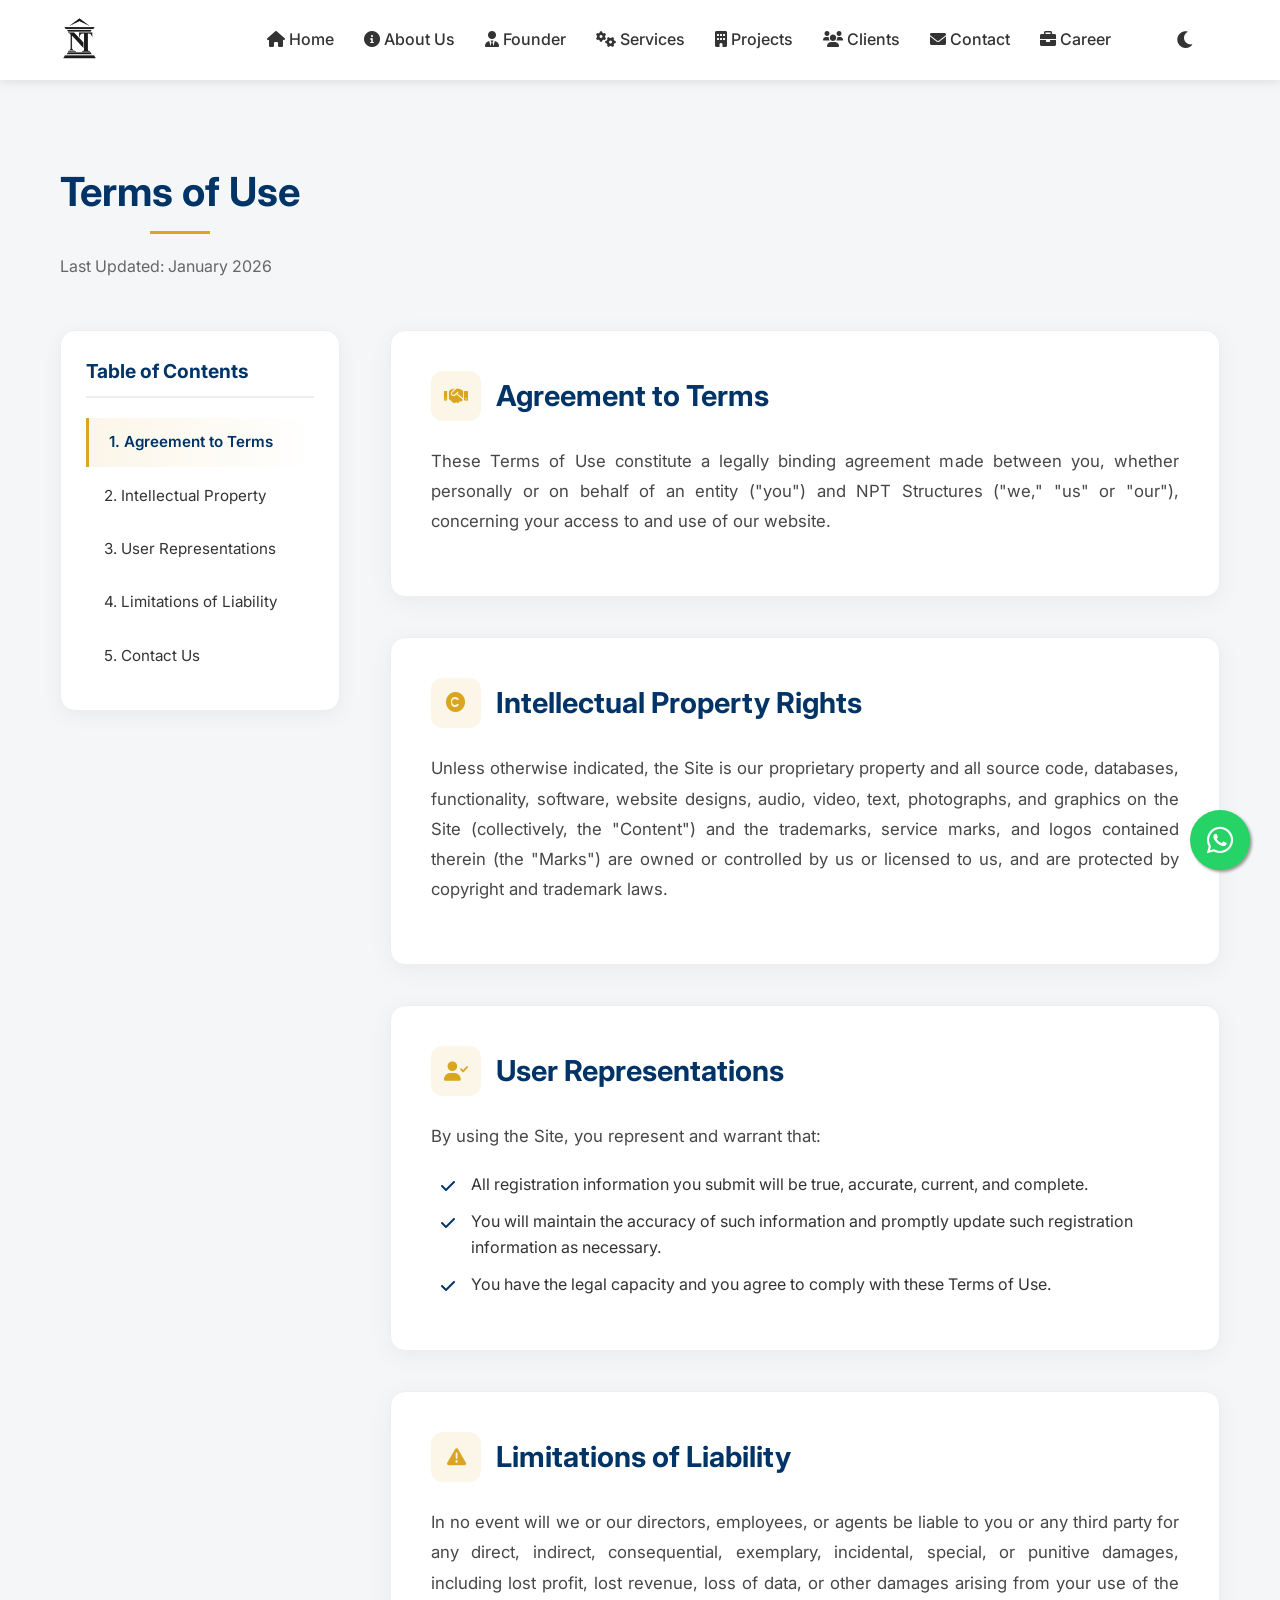
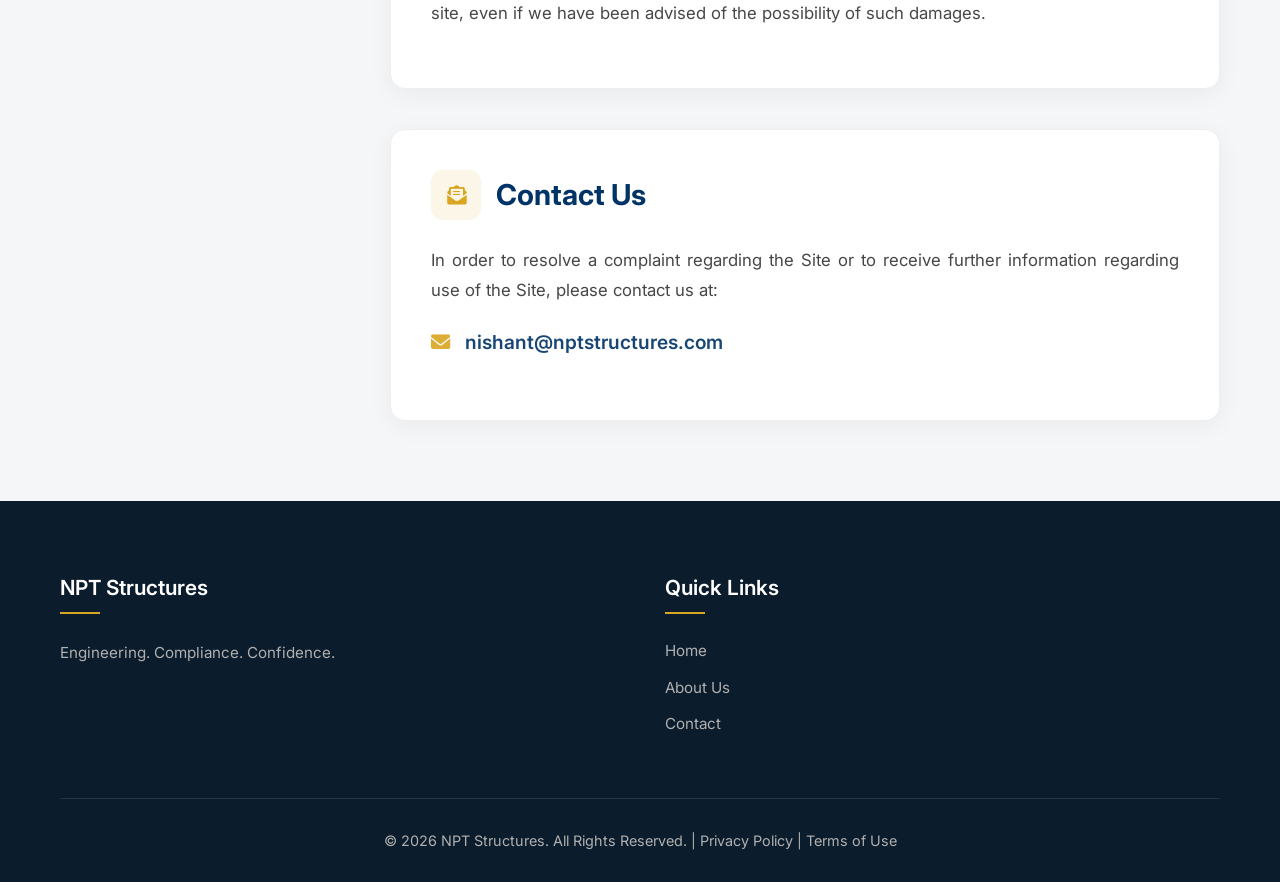
<file: terms.html>
<!DOCTYPE html>
<html lang="en">

<head>
    <!-- Google Analytics -->
    <script async src="https://www.googletagmanager.com/gtag/js?id=G-XPP1EX9ZJM"></script>
    <script>
        window.dataLayer = window.dataLayer || [];
        function gtag(){dataLayer.push(arguments);}
        gtag('js', new Date());
        gtag('config', 'G-XPP1EX9ZJM');
    </script>

    <!-- Basic SEO -->
    <meta charset="UTF-8">
    <meta name="viewport" content="width=device-width, initial-scale=1.0">

    <!-- Title -->
    <title>Terms of Use | NPT Structures</title>

    <!-- Description (Professional & Clean) -->
    <meta name="description" content="Terms of Use for NPT Structures. Read the rules, conditions, and legal terms governing the use of our website and services.">

    <!-- Robots (IMPORTANT - keep this) -->
    <meta name="robots" content="noindex, follow">

    <!-- Canonical -->
    <link rel="canonical" href="https://nptstructures.com/terms.html">

    <!-- Author -->
    <meta name="author" content="NPT Structures">

    <!-- Theme -->
    <meta name="theme-color" content="#0d1b2a">

    <!-- Open Graph (Consistency) -->
    <meta property="og:title" content="Terms of Use | NPT Structures">
    <meta property="og:description" content="Read the terms and conditions for using our website and services.">
    <meta property="og:url" content="https://nptstructures.com/terms.html">
    <meta property="og:type" content="website">

    <!-- Twitter -->
    <meta name="twitter:card" content="summary">
    <meta name="twitter:title" content="Terms of Use | NPT Structures">
    <meta name="twitter:description" content="Legal terms and conditions for website usage.">

    <!-- Fonts (FIXED ERROR) -->
    <link rel="preconnect" href="https://fonts.googleapis.com">
    <link rel="preconnect" href="https://fonts.gstatic.com" crossorigin>
    <link href="https://fonts.googleapis.com/css2?family=Inter:wght@300;400;500;600;700&amp;display=swap" rel="stylesheet">

    <!-- CSS -->
    <link rel="stylesheet" href="assets/css/style.css">

    <!-- Favicon -->
    <link rel="icon" href="assets/images/logo.png" type="image/png">

    <!-- Icons -->
    <link rel="stylesheet" href="https://cdnjs.cloudflare.com/ajax/libs/font-awesome/6.0.0/css/all.min.css">

    <!-- 🔥 STRUCTURED DATA (LEGAL PAGE SIGNAL) -->
    <script type="application/ld+json">
    {
      "@context": "https://schema.org",
      "@type": "WebPage",
      "name": "Terms of Use",
      "url": "https://nptstructures.com/terms.html",
      "description": "Legal terms and conditions governing the use of the website.",
      "publisher": {
        "@type": "Organization",
        "name": "NPT Structures",
        "logo": {
          "@type": "ImageObject",
          "url": "https://nptstructures.com/assets/images/logo.png"
        }
      }
    }
    </script>
</head>

<body>

    <header>
        <div class="container nav-container">
            <a href="index.html" class="logo">
                <img src="assets/images/logo.png" alt="NPT Structures">
            </a>
            <div class="mobile-menu-btn"><i class="fas fa-bars"></i></div>
            <nav class="nav-links">
                <a href="index.html"><i class="fas fa-home"></i> Home</a>
                <a href="about/"><i class="fas fa-info-circle"></i> About Us</a>
                <a href="founder/"><i class="fas fa-user-tie"></i> Founder</a>
                <a href="services/"><i class="fas fa-cogs"></i> Services</a>
                <a href="projects/"><i class="fas fa-building"></i> Projects</a>
                <a href="clients/"><i class="fas fa-users"></i> Clients</a>
                <a href="contact/"><i class="fas fa-envelope"></i> Contact</a>
                <a href="career/"><i class="fas fa-briefcase"></i> Career</a>
                <!-- Theme Toggle inside Nav for better mobile layout -->
                <div id="theme-toggle" style="cursor: pointer; margin-left: 10px;"><i class="fas fa-moon"></i></div>
            </nav>
        </div>
    </header>

    <section class="section-padding" style="margin-top: 80px;">
        <div class="container">
            <h1 class="section-title">Terms of Use</h1>
            <p style="color: #666; margin-bottom: 30px;">Last Updated: January 2026</p>

            <div class="legal-layout">
                <!-- Sidebar TOC -->
                <aside class="legal-sidebar">
                    <h3>Table of Contents</h3>
                    <nav>
                        <a href="#agreement" class="toc-link active">1. Agreement to Terms</a>
                        <a href="#ip" class="toc-link">2. Intellectual Property</a>
                        <a href="#user-reps" class="toc-link">3. User Representations</a>
                        <a href="#liability" class="toc-link">4. Limitations of Liability</a>
                        <a href="#contact" class="toc-link">5. Contact Us</a>
                    </nav>
                </aside>

                <!-- Main Content -->
                <main class="legal-content">

                    <!-- 1. Agreement -->
                    <section id="agreement" class="legal-card reveal">
                        <h2><i class="fas fa-handshake"></i> Agreement to Terms</h2>
                        <p>These Terms of Use constitute a legally binding agreement made between you, whether
                            personally or on
                            behalf of an entity ("you") and NPT Structures ("we," "us" or "our"), concerning
                            your
                            access to and use of our website.</p>
                    </section>

                    <!-- 2. IP Rights -->
                    <section id="ip" class="legal-card reveal">
                        <h2><i class="fas fa-copyright"></i> Intellectual Property Rights</h2>
                        <p>Unless otherwise indicated, the Site is our proprietary property and all source code,
                            databases,
                            functionality, software, website designs, audio, video, text, photographs, and graphics on
                            the Site
                            (collectively, the "Content") and the trademarks, service marks, and logos contained therein
                            (the
                            "Marks") are owned or controlled by us or licensed to us, and are protected by copyright and
                            trademark laws.</p>
                    </section>

                    <!-- 3. User Reps -->
                    <section id="user-reps" class="legal-card reveal">
                        <h2><i class="fas fa-user-check"></i> User Representations</h2>
                        <p>By using the Site, you represent and warrant that:</p>
                        <ul>
                            <li>All registration information you submit will be true, accurate, current, and complete.
                            </li>
                            <li>You will maintain the accuracy of such information and promptly update such registration
                                information as necessary.</li>
                            <li>You have the legal capacity and you agree to comply with these Terms of Use.</li>
                        </ul>
                    </section>

                    <!-- 4. Liability -->
                    <section id="liability" class="legal-card reveal">
                        <h2><i class="fas fa-exclamation-triangle"></i> Limitations of Liability</h2>
                        <p>In no event will we or our directors, employees, or agents be liable to you or any third
                            party for
                            any direct, indirect, consequential, exemplary, incidental, special, or punitive damages,
                            including
                            lost profit, lost revenue, loss of data, or other damages arising from your use of the site,
                            even if
                            we have been advised of the possibility of such damages.</p>
                    </section>

                    <!-- 5. Contact -->
                    <section id="contact" class="legal-card reveal">
                        <h2><i class="fas fa-envelope-open-text"></i> Contact Us</h2>
                        <p>In order to resolve a complaint regarding the Site or to receive further information
                            regarding use of
                            the Site, please contact us at:</p>
                        <p style="font-size: 1.2rem; font-weight: 600;">
                            <i class="fas fa-envelope" style="color: var(--secondary-color); margin-right: 10px;"></i>
                            <a href="mailto:nishant@nptstructures.com"
                                style="color: var(--primary-color);">nishant@nptstructures.com</a>
                        </p>
                    </section>

                </main>
            </div>
        </div>
    </section>

    <footer>
        <div class="container">
            <div class="footer-content">
                <div class="footer-section">
                    <h4>NPT Structures</h4>
                    <p>Engineering. Compliance. Confidence.</p>
                </div>
                <div class="footer-section">
                    <h4>Quick Links</h4>
                    <ul>
                        <li><a href="index.html">Home</a></li>
                        <li><a href="about/">About Us</a></li>
                        <li><a href="contact/">Contact</a></li>
                    </ul>
                </div>
            </div>
            <div class="copyright">
                <p>&copy; <span id="current-year">2026</span> NPT Structures. All Rights Reserved. | <a
                        href="privacy-policy.html" style="color: inherit; text-decoration: none;">Privacy Policy</a> |
                    <a href="terms.html" style="color: inherit; text-decoration: none;">Terms of Use</a>
                </p>
            </div>
        </div>
    </footer>

    <script src="assets/js/script.js"></script>
</body>

</html>
</file>
<file: assets/css/style.css>
/* Global Styles & Variables */
:root {
    /* Light Theme */
    --primary-color: #003366;
    --secondary-color: #DAA520;
    --text-color: #333333;
    --light-bg: #f4f6f8;
    --white: #ffffff;
    --card-bg: #ffffff;
    --nav-bg: #ffffff;
    --border-color: #eeeeee;
    --modal-bg: #ffffff;

    --font-main: 'Inter', sans-serif;
    --transition: all 0.3s ease;
}

[data-theme="dark"] {
    /* Dark Theme Override */
    --primary-color: #64b5f6;
    /* Lighter Blue for visibility */
    --text-color: #e0e0e0;
    --light-bg: #121212;
    --white: #1e1e1e;
    /* Main Dark BG */
    --card-bg: #2d2d2d;
    --nav-bg: #1e1e1e;
    --border-color: #404040;
    --modal-bg: #2d2d2d;
}

/* Reset & Basics */
* {
    box-sizing: border-box;
    margin: 0;
    padding: 0;
}

body {
    font-family: var(--font-main);
    line-height: 1.6;
    color: var(--text-color);
    background-color: var(--light-bg);
    /* Use light-bg as body bg */
    overflow-x: hidden;
    transition: background-color 0.3s ease, color 0.3s ease;
}

a {
    text-decoration: none;
    color: inherit;
    transition: var(--transition);
    cursor: pointer;
}

ul {
    list-style: none;
}

img {
    max-width: 100%;
    height: auto;
    display: block;
}

/* Utilities */
.container {
    max-width: 1200px;
    margin: 0 auto;
    padding: 0 20px;
}

.section-padding {
    padding: 80px 0;
}

.text-center {
    text-align: center;
}

.btn {
    display: inline-block;
    padding: 12px 30px;
    background-color: var(--secondary-color);
    color: #ffffff;
    border-radius: 5px;
    font-weight: 600;
    border: 2px solid var(--secondary-color);
    cursor: pointer;
}

.btn:hover {
    background-color: transparent;
    color: var(--secondary-color);
}

.section-title {
    font-size: 2.5rem;
    color: var(--primary-color);
    margin-bottom: 20px;
    position: relative;
    display: inline-block;
    padding-bottom: 10px;
}

.section-title::after {
    content: '';
    position: absolute;
    bottom: 0;
    left: 50%;
    transform: translateX(-50%);
    width: 60px;
    height: 3px;
    background-color: var(--secondary-color);
}

/* Navigation Styles */
header {
    background-color: var(--nav-bg);
    box-shadow: 0 2px 10px rgba(0, 0, 0, 0.1);
    position: fixed;
    top: 0;
    left: 0;
    right: 0;
    width: 100%;
    z-index: 1000;
    transition: var(--transition);
}

.nav-container {
    display: flex;
    justify-content: space-between;
    align-items: center;
    height: 80px;
    position: relative;
}

.logo img {
    height: 50px;
    width: auto;
    display: block;
}

.nav-links {
    display: flex;
    gap: 30px;
    align-items: center;
}

.nav-links a {
    font-weight: 500;
    color: var(--text-color);
    position: relative;
    font-size: 1rem;
}

.nav-links a::after {
    content: '';
    position: absolute;
    width: 0;
    height: 2px;
    bottom: -5px;
    left: 0;
    background-color: var(--secondary-color);
    transition: var(--transition);
}

.nav-links a:hover::after,
.nav-links a.active::after {
    width: 100%;
}

.nav-links a:hover,
.nav-links a.active {
    color: var(--primary-color);
}

.mobile-menu-btn {
    display: none;
    font-size: 1.8rem;
    color: var(--primary-color);
    cursor: pointer;
    z-index: 1001;
}

/* Theme Toggle */
#theme-toggle {
    cursor: pointer;
    font-size: 1.2rem;
    color: var(--text-color);
    padding: 25px;
    border-radius: 50%;
    transition: var(--transition);
}

#theme-toggle:hover {
    color: var(--secondary-color);
    background: rgba(0, 0, 0, 0.05);
}

/* Hero Section */
/* Hero Section */
.hero {
    position: relative;
    height: 100vh;
    display: flex;
    align-items: center;
    justify-content: center;
    text-align: center;
    color: #ffffff;
    padding-top: 80px;
    overflow: hidden;
}

#hero-video {
    position: absolute;
    top: 0;
    left: 0;
    width: 100%;
    height: 100%;
    object-fit: cover;
    z-index: 0;
}

.hero-overlay {
    position: absolute;
    top: 0;
    left: 0;
    width: 100%;
    height: 100%;
    background: rgba(0, 51, 102, 0.75);
    /* Dark blue overlay for text readability */
    z-index: 1;
}

.hero-content {
    position: relative;
    z-index: 2;
}

.hero-content h1 {
    font-size: 3.5rem;
    margin-bottom: 20px;
    text-transform: uppercase;
    letter-spacing: 2px;
    line-height: 1.2;
}

.hero-content p {
    font-size: 1.5rem;
    margin-bottom: 30px;
    font-weight: 300;
}

/* About / Company Profile */
.about-content {
    display: grid;
    grid-template-columns: 1fr 2fr;
    /* Adjusted ratio */
    gap: 60px;
    /* Increased gap for better breathing room */
    align-items: center;
    perspective: 1000px;
    text-align: justify !important;
    /* Enable 3D space */
}

/* 1. Image Styling with Subtle Interaction */
.about-theme-img {
    width: 100%;
    height: auto;
    border-radius: 20px;
    box-shadow: 0 10px 30px rgba(0, 0, 0, 0.08);
    transition: transform 0.4s ease, box-shadow 0.4s ease;
    /* Removed complex 3D perspective for simplicity */
    position: relative;
    z-index: 2;
}

.about-theme-img:hover {
    transform: translateY(-5px);
    /* Simple lift instead of tilt */
    box-shadow: 0 20px 40px rgba(0, 0, 0, 0.15);
}

/* 2. Clean & Elegant Content Box */
.about-text-content {
    background: var(--card-bg);
    /* Check if glassmorphism is needed, solid is simpler */
    padding: 40px;
    border-radius: 20px;
    box-shadow: 0 5px 20px rgba(0, 0, 0, 0.05);
    /* Softer shadow */
    border: 1px solid var(--border-color);
    transition: all 0.4s ease;
    position: relative;
    overflow: hidden;
    z-index: 1;
}

.about-text-content:hover {
    transform: translateY(-5px);
    box-shadow: 0 15px 35px rgba(0, 0, 0, 0.1);
    border-color: var(--secondary-color);
}

/* Accent Line instead of Bubble */
.about-text-content::before {
    content: '';
    position: absolute;
    top: 0;
    left: 0;
    width: 4px;
    height: 100%;
    background: var(--secondary-color);
    opacity: 0.8;
    transform: scaleY(0.3);
    /* Start small */
    transform-origin: top;
    transition: transform 0.4s ease;
}

.about-text-content:hover::before {
    transform: scaleY(1);
    /* Full height on hover */
}

/* Remove Float Bubble for cleaner look */

/* Dark Mode Adjustments */
[data-theme="dark"] .about-text-content {
    background: var(--card-bg);
    border: 1px solid rgba(255, 255, 255, 0.1);
}

[data-theme="dark"] .about-theme-img {
    box-shadow: 0 10px 30px rgba(0, 0, 0, 0.3);
}

/* Elegant Gradient Button */
.about-text-content .btn {
    background: var(--primary-color);
    color: var(--white);
    border: none;
    box-shadow: 0 4px 10px rgba(0, 0, 0, 0.2);
    transition: all 0.3s ease;
    position: relative;
    z-index: 5;
    padding: 12px 35px;
    letter-spacing: 0.5px;
}

.about-text-content .btn:hover {
    transform: translateY(-2px);
    box-shadow: 0 8px 20px rgba(0, 0, 0, 0.3);
    background: var(--secondary-color);
}

/* Responsiveness for About Content */
@media (max-width: 900px) {
    .about-content {
        grid-template-columns: 1fr;
        text-align: center;
        gap: 30px;
    }

    .about-text-content {
        text-align: left;
        /* Keep text readable on mobile */
        padding: 25px;
    }
}

/* Services / Grid System Overhaul */
.services-grid {
    display: grid;
    grid-template-columns: repeat(auto-fit, minmax(300px, 1fr));
    gap: 30px;
}

.service-card {
    background: var(--card-bg);
    padding: 0;
    /* Reset for image cards */
    border-radius: 10px;
    box-shadow: 0 5px 15px rgba(0, 0, 0, 0.05);
    transition: var(--transition);
    border-bottom: 3px solid transparent;
    height: 100%;
    /* Equal Height */
    display: flex;
    flex-direction: column;
    overflow: hidden;
    position: relative;
}

/* Why Partner with Us Section */
.features-grid {
    display: grid;
    grid-template-columns: repeat(auto-fit, minmax(220px, 1fr));
    gap: 30px;
    margin-top: 50px;
}

.feature-item {
    background: var(--card-bg);
    padding: 30px 20px;
    border-radius: 12px;
    box-shadow: 0 5px 15px rgba(0, 0, 0, 0.05);
    text-align: center;
    transition: all 0.3s ease;
    border: 1px solid var(--border-color);
    position: relative;
    overflow: hidden;
}

.feature-item:hover {
    transform: translateY(-5px);
    box-shadow: 0 15px 30px rgba(0, 0, 0, 0.1);
    border-color: var(--secondary-color);
}

.feature-icon {
    width: 70px;
    height: 70px;
    line-height: 70px;
    border-radius: 50%;
    background: rgba(0, 51, 102, 0.05);
    color: var(--primary-color);
    font-size: 1.8rem;
    margin: 0 auto 20px;
    transition: all 0.3s ease;
}

.feature-item:hover .feature-icon {
    background: var(--primary-color);
    color: var(--white);
}

/* Automatic Icon Animation - Variety */
@keyframes animPulse {
    0% {
        transform: scale(1);
    }

    50% {
        transform: scale(1.1);
    }

    100% {
        transform: scale(1);
    }
}

@keyframes animFloat {

    0%,
    100% {
        transform: translateY(0);
    }

    50% {
        transform: translateY(-8px);
    }
}

@keyframes animSwing {
    0% {
        transform: rotate(0deg);
    }

    20% {
        transform: rotate(5deg);
    }

    40% {
        transform: rotate(-5deg);
    }

    60% {
        transform: rotate(3deg);
    }

    80% {
        transform: rotate(-3deg);
    }

    100% {
        transform: rotate(0deg);
    }
}

@keyframes animWobble {

    0%,
    100% {
        transform: translateX(0%);
    }

    15% {
        transform: translateX(-5%) rotate(-2deg);
    }

    30% {
        transform: translateX(4%) rotate(2deg);
    }

    45% {
        transform: translateX(-3%) rotate(-1deg);
    }

    60% {
        transform: translateX(2%) rotate(1deg);
    }

    75% {
        transform: translateX(-1%) rotate(0deg);
    }
}

.feature-icon i.anim-pulse {
    animation: animPulse 2s infinite ease-in-out;
}

.feature-icon i.anim-float {
    animation: animFloat 3s infinite ease-in-out;
}

.feature-icon i.anim-swing {
    animation: animSwing 3s infinite ease-in-out;
}

.feature-icon i.anim-wobble {
    animation: animWobble 4s infinite ease-in-out;
}

/* Dark Mode Fixes for Feature Items */
[data-theme="dark"] .feature-item {
    background-color: var(--card-bg);
    border-color: #333;
}

[data-theme="dark"] .feature-icon {
    background: rgba(255, 255, 255, 0.05);
    /* Lighter bg for icon in dark mode */
}

[data-theme="dark"] .feature-item:hover {
    border-color: var(--secondary-color);
    box-shadow: 0 10px 20px rgba(0, 0, 0, 0.5);
}

/* 3D Section Split Layout */
.model-content-grid {
    display: grid;
    grid-template-columns: 1fr 1fr;
    gap: 50px;
    align-items: center;
    margin-top: 50px;
}

.model-text h2 {
    font-size: 2.5rem;
    color: var(--primary-color);
    margin-bottom: 20px;
}

.model-text p {
    color: var(--text-color);
    margin-bottom: 30px;
    font-size: 1.1rem;
    line-height: 1.6;
    text-align: justify !important;
}

.model-features ul {
    list-style: none;
    padding: 0;
}

.model-features li {
    margin-bottom: 15px;
    color: var(--text-color);
    display: flex;
    align-items: center;
}

.model-features li i {
    color: var(--secondary-color);
    margin-right: 15px;
    font-size: 1.2rem;
}

.model-wrapper {
    background: var(--card-bg) !important;
    /* Force theme variable */
    border: 1px solid var(--border-color);
    border-radius: 20px;
    box-shadow: 0 10px 30px rgba(0, 0, 0, 0.1);
    height: 400px;
    /* adjusted height for split view */
    position: relative;
    overflow: hidden;
}

/* Responsive adjustments for 3D section */
@media (max-width: 992px) {
    .model-content-grid {
        grid-template-columns: 1fr;
        text-align: center;
    }

}

.service-card-body {
    padding: 25px;
    flex-grow: 1;
    /* Pushes footer down if exists */
}

/* For simple text-only service cards */
.service-card.text-only {
    padding: 30px;
}

.service-card:hover {
    transform: translateY(-5px);
    border-bottom-color: var(--secondary-color);
    box-shadow: 0 10px 20px rgba(0, 0, 0, 0.5);
}

/* Service Image Slider */
.service-slider {
    position: relative;
    width: 100%;
    height: 100%;
    overflow: hidden;
    background: #000;
}

.slide {
    position: absolute;
    top: 0;
    left: 0;
    width: 100%;
    height: 100%;
    object-fit: contain;
    /* Changed from cover to contain to prevent cropping of technical diagrams */
    opacity: 0;
    transition: opacity 1s ease-in-out;
    z-index: 1;
}

.slide.active {
    opacity: 1;
    z-index: 2;
}

/* Floating WhatsApp Button */
.whatsapp-float {
    position: fixed;
    width: 60px;
    height: 60px;
    bottom: 30px;
    right: 30px;
    background-color: #25d366;
    color: #FFF;
    border-radius: 50%;
    text-align: center;
    font-size: 30px;
    box-shadow: 2px 2px 3px #999;
    z-index: 1002;
    display: flex;
    align-items: center;
    justify-content: center;
    text-decoration: none;
    transition: all 0.3s ease;
}

.whatsapp-float:hover {
    background-color: #128C7E;
    transform: scale(1.1);
    color: #FFF;
}

/* --- Services Page Redesign (Sticky Sidebar) --- */
.services-layout {
    display: grid;
    grid-template-columns: 250px 1fr;
    gap: 50px;
    position: relative;
    align-items: start;
}

/* Sidebar Styling */
.services-sidebar {
    position: sticky;
    top: 100px;
    /* Below header */
    background: var(--card-bg);
    padding: 20px;
    border-radius: 12px;
    box-shadow: 0 5px 15px rgba(0, 0, 0, 0.05);
    border: 1px solid var(--border-color);
    max-height: calc(100vh - 120px);
    overflow-y: auto;
}

.service-link {
    display: block;
    padding: 12px 15px;
    margin-bottom: 5px;
    color: var(--text-color);
    border-left: 3px solid transparent;
    transition: all 0.3s ease;
    font-weight: 500;
    border-radius: 0 5px 5px 0;
}

.service-link:hover {
    background: rgba(0, 0, 0, 0.02);
    color: var(--primary-color);
}

.service-link.active {
    border-left-color: var(--secondary-color);
    background: linear-gradient(to right, rgba(218, 165, 32, 0.1), transparent);
    color: var(--primary-color);
    padding-left: 20px;
}

/* Content Area */
.services-content {
    display: flex;
    flex-direction: column;
    gap: 80px;
    /* Space between sections */
}

/* Section Animation */
.service-section {
    opacity: 0;
    transform: translateY(30px);
    transition: all 0.6s ease-out;
    padding-top: 20px;
    /* Offset for anchor linking */
}

.service-section.visible {
    opacity: 1;
    transform: translateY(0);
}

/* Responsive: Collapse Sidebar on Mobile */
@media (max-width: 900px) {
    .services-layout {
        grid-template-columns: 1fr;
    }

    .services-sidebar {
        display: none;
        /* Hide sidebar on mobile, use standard scroll */
    }
}

/* For simple text-only service cards */
.service-card.text-only {
    padding: 30px;
}

.service-card:hover {
    transform: translateY(-5px);
    border-bottom-color: var(--secondary-color);
    box-shadow: 0 10px 25px rgba(0, 0, 0, 0.15);
}

.service-card h3,
.service-card h4 {
    color: var(--primary-color);
    margin-bottom: 15px;
}

/* Project/Client Card Specifics */
.project-img {
    height: 250px;
    width: 100%;
    object-fit: cover;
    transition: transform 0.5s ease;
}

.service-card:hover .project-img {
    transform: scale(1.05);
}

.card-overlay {
    position: absolute;
    top: 0;
    left: 0;
    width: 100%;
    height: 100%;
    background: rgba(0, 51, 102, 0.7);
    display: flex;
    align-items: center;
    justify-content: center;
    opacity: 0;
    transition: var(--transition);
    cursor: pointer;
}

.service-card:hover .card-overlay {
    opacity: 1;
}

/* Features / Why Us */
.features-grid {
    display: grid;
    grid-template-columns: repeat(auto-fit, minmax(250px, 1fr));
    gap: 30px;
}

.feature-item {
    text-align: center;
    padding: 20px;
    background: #fff;
}

/* 5. Contact Page Grid */
.contact-grid {
    display: grid;
    grid-template-columns: 1fr 1fr;
    gap: 40px;
    align-items: start;
}

@media (max-width: 900px) {
    .contact-grid {
        grid-template-columns: 1fr;
    }
}


/* --- Responsive Grids & Layouts --- */

/* 1. Mission & Vision Grid */
.mv-grid {
    display: grid;
    grid-template-columns: repeat(4, 1fr);
    gap: 20px;
    margin-top: 40px;
}

.mv-card {
    background: var(--card-bg);
    padding: 30px 20px;
    border-radius: 12px;
    text-align: center;
    box-shadow: 0 5px 15px rgba(0, 0, 0, 0.05);
    transition: var(--transition);
    border: 1px solid var(--border-color);
}

.mv-card:hover {
    transform: translateY(-5px);
    box-shadow: 0 10px 25px rgba(0, 0, 0, 0.1);
    border-color: var(--secondary-color);
}

.mv-icon {
    font-size: 2.5rem;
    color: var(--primary-color);
    margin-bottom: 20px;
}

/* 2. About Page Content */
.about-content {
    display: flex;
    gap: 50px;
    align-items: center;
}

.about-theme-img {
    width: 100%;
    max-width: 500px;
    border-radius: 15px;
    box-shadow: 0 10px 30px rgba(0, 0, 0, 0.1);
}

/* 3. Services Sidebar Layout */
.services-layout {
    display: grid;
    grid-template-columns: 250px 1fr;
    gap: 40px;
    align-items: start;
}

.services-sidebar {
    position: sticky;
    top: 100px;
    background: var(--card-bg);
    padding: 20px;
    border-radius: 10px;
    box-shadow: 0 5px 15px rgba(0, 0, 0, 0.05);
    border: 1px solid var(--border-color);
}

.service-link {
    display: block;
    padding: 12px 15px;
    color: var(--text-color);
    border-left: 3px solid transparent;
    transition: var(--transition);
    margin-bottom: 5px;
}

.service-link:hover,
.service-link.active {
    background: rgba(0, 51, 102, 0.05);
    color: var(--primary-color);
    border-left-color: var(--secondary-color);
    padding-left: 20px;
    font-weight: 600;
}

/* 4. Service/Project Grids */
.services-grid {
    display: grid;
    grid-template-columns: repeat(auto-fit, minmax(300px, 1fr));
    gap: 30px;
}

/* 5. Contact Page Grid */
.contact-grid {
    display: grid;
    grid-template-columns: 1fr 1fr;
    gap: 40px;
    align-items: start;
}

@media (max-width: 900px) {
    .contact-grid {
        grid-template-columns: 1fr;
    }
}

/* --- Generic Page Layout (Legal, Founder, Contact) --- */
.page-layout {
    display: grid;
    grid-template-columns: 280px 1fr;
    gap: 50px;
    margin-top: 50px;
    align-items: start;
}

/* Sticky Sidebar */
.page-sidebar {
    position: sticky;
    top: 100px;
    /* Below header */
    background: var(--card-bg);
    padding: 25px;
    border-radius: 15px;
    box-shadow: 0 5px 20px rgba(0, 0, 0, 0.05);
    border: 1px solid var(--border-color);
    max-height: calc(100vh - 120px);
    overflow-y: auto;
}

.page-sidebar h3 {
    margin-bottom: 20px;
    font-size: 1.2rem;
    color: var(--primary-color);
    border-bottom: 2px solid var(--border-color);
    padding-bottom: 10px;
}

.toc-link {
    display: block;
    padding: 12px 15px;
    margin-bottom: 5px;
    color: var(--text-color);
    border-left: 3px solid transparent;
    transition: var(--transition);
    font-size: 0.95rem;
    border-radius: 0 8px 8px 0;
}

.toc-link:hover {
    background: rgba(0, 51, 102, 0.05);
    color: var(--primary-color);
    padding-left: 20px;
}

.toc-link.active {
    border-left-color: var(--secondary-color);
    background: linear-gradient(to right, rgba(218, 165, 32, 0.1), transparent);
    color: var(--primary-color);
    padding-left: 20px;
    font-weight: 600;
}

/* Content Cards */
.page-content {
    display: flex;
    flex-direction: column;
    gap: 40px;
}

.content-card {
    background: var(--card-bg);
    padding: 40px;
    border-radius: 15px;
    box-shadow: 0 5px 25px rgba(0, 0, 0, 0.05);
    /* Soft shadow */
    border: 1px solid var(--border-color);
    transition: var(--transition);
    position: relative;
    overflow: hidden;
}

.content-card:hover {
    transform: translateY(-5px);
    box-shadow: 0 15px 35px rgba(0, 0, 0, 0.1);
    border-color: var(--secondary-color);
}

/* Icons in Headers */
.content-card h2 {
    color: var(--primary-color);
    margin-bottom: 25px;
    display: flex;
    align-items: center;
    gap: 15px;
    font-size: 1.8rem;
}

.content-card h2 i {
    color: var(--secondary-color);
    /* Gold accent for icon */
    background: rgba(218, 165, 32, 0.1);
    width: 50px;
    height: 50px;
    line-height: 50px;
    text-align: center;
    border-radius: 12px;
    font-size: 1.2rem;
    transition: var(--transition);
}

.content-card:hover h2 i {
    background: var(--primary-color);
    color: var(--white);
    transform: rotateY(360deg);
    /* Playful spin */
}

/* Content Typography */
.content-card p {
    font-size: 1.05rem;
    line-height: 1.8;
    margin-bottom: 20px;
    color: var(--text-color);
    opacity: 0.9;
}

.content-card ul {
    list-style: none;
    margin-left: 10px;
}

.content-card li {
    position: relative;
    padding-left: 30px;
    margin-bottom: 12px;
    font-size: 1rem;
}

.content-card li::before {
    content: '\f00c';
    /* FontAwesome check */
    font-family: 'Font Awesome 5 Free';
    font-weight: 900;
    position: absolute;
    left: 0;
    top: 2px;
    color: var(--primary-color);
    /* Icon Color Request */
}

/* Responsive */
@media (max-width: 900px) {
    .page-layout {
        grid-template-columns: 1fr;
    }

    .page-sidebar {
        /* On mobile, either hide or make it static top. User mentioned "left and right part in same way" */
        /* If specific page requires sidebar on mobile, we can override */
        position: static;
        max-height: none;
        margin-bottom: 30px;
    }

    .content-card {
        padding: 25px;
    }

    .mv-grid {
        grid-template-columns: repeat(2, 1fr);
    }

    .services-layout {
        grid-template-columns: 1fr;
    }

    .services-sidebar {
        display: none;
    }

    .about-content {
        flex-direction: column;
        text-align: center;
    }

    .about-theme-img {
        margin-bottom: 30px;
    }

    .contact-grid {
        grid-template-columns: 1fr;
    }
}

@media (max-width: 768px) {
    .mv-grid {
        grid-template-columns: 1fr;
        /* Stack on mobile */
    }
}

/* 1. Mission & Vision Grid */
.mv-grid {
    display: grid;
    grid-template-columns: repeat(4, 1fr);
    gap: 20px;
    margin-top: 40px;
}

.mv-card {
    background: var(--card-bg);
    padding: 30px 20px;
    border-radius: 12px;
    text-align: center;
    box-shadow: 0 5px 15px rgba(0, 0, 0, 0.05);
    transition: var(--transition);
    border: 1px solid var(--border-color);
}

.mv-card:hover {
    transform: translateY(-5px);
    box-shadow: 0 10px 25px rgba(0, 0, 0, 0.1);
    border-color: var(--secondary-color);
}

.mv-icon {
    font-size: 2.5rem;
    color: var(--primary-color);
    margin-bottom: 20px;
}

/* 2. About Page Content */
.about-content {
    display: flex;
    gap: 50px;
    align-items: center;
}

.about-theme-img {
    width: 100%;
    max-width: 500px;
    border-radius: 15px;
    box-shadow: 0 10px 30px rgba(0, 0, 0, 0.1);
}

/* 3. Services Sidebar Layout */
.services-layout {
    display: grid;
    grid-template-columns: 250px 1fr;
    gap: 40px;
    align-items: start;
}

.services-sidebar {
    position: sticky;
    top: 100px;
    background: var(--card-bg);
    padding: 20px;
    border-radius: 10px;
    box-shadow: 0 5px 15px rgba(0, 0, 0, 0.05);
    border: 1px solid var(--border-color);
}

.service-link {
    display: block;
    padding: 12px 15px;
    color: var(--text-color);
    border-left: 3px solid transparent;
    transition: var(--transition);
    margin-bottom: 5px;
}

.service-link:hover,
.service-link.active {
    background: rgba(0, 51, 102, 0.05);
    color: var(--primary-color);
    border-left-color: var(--secondary-color);
    padding-left: 20px;
    font-weight: 600;
}

/* 4. Service/Project Grids */
.services-grid {
    display: grid;
    grid-template-columns: repeat(auto-fit, minmax(300px, 1fr));
    gap: 30px;
}

/* --- Responsive Media Queries --- */

@media (max-width: 1024px) {
    .mv-grid {
        grid-template-columns: repeat(2, 1fr);
    }
}

@media (max-width: 900px) {
    .services-layout {
        grid-template-columns: 1fr;
    }

    .services-sidebar {
        display: none;
        /* Hide sidebar on mobile/tablet */
    }

    .about-content {
        flex-direction: column;
        text-align: center;
    }

    .about-theme-img {
        margin-bottom: 30px;
    }
}

@media (max-width: 768px) {
    .mv-grid {
        grid-template-columns: 1fr;
        /* Stack on mobile */
    }
}


/* --- Legal Pages (Privacy & Terms) Redesign --- */
.legal-layout {
    display: grid;
    grid-template-columns: 280px 1fr;
    gap: 50px;
    margin-top: 50px;
    align-items: start;
}

/* Sticky Sidebar */
.legal-sidebar {
    position: sticky;
    top: 100px;
    /* Below header */
    background: var(--card-bg);
    padding: 25px;
    border-radius: 15px;
    box-shadow: 0 5px 20px rgba(0, 0, 0, 0.05);
    border: 1px solid var(--border-color);
    max-height: calc(100vh - 120px);
    overflow-y: auto;
}

.legal-sidebar h3 {
    margin-bottom: 20px;
    font-size: 1.2rem;
    color: var(--primary-color);
    border-bottom: 2px solid var(--border-color);
    padding-bottom: 10px;
}

.toc-link {
    display: block;
    padding: 12px 15px;
    margin-bottom: 5px;
    color: var(--text-color);
    border-left: 3px solid transparent;
    transition: var(--transition);
    font-size: 0.95rem;
    border-radius: 0 8px 8px 0;
}

.toc-link:hover {
    background: rgba(0, 51, 102, 0.05);
    color: var(--primary-color);
    padding-left: 20px;
}

.toc-link.active {
    border-left-color: var(--secondary-color);
    background: linear-gradient(to right, rgba(218, 165, 32, 0.1), transparent);
    color: var(--primary-color);
    padding-left: 20px;
    font-weight: 600;
}

/* Legal Content Cards */
.legal-content {
    display: flex;
    flex-direction: column;
    gap: 40px;
}

.legal-card {
    background: var(--card-bg);
    padding: 40px;
    border-radius: 15px;
    box-shadow: 0 5px 25px rgba(0, 0, 0, 0.05);
    /* Soft shadow */
    border: 1px solid var(--border-color);
    transition: var(--transition);
    position: relative;
    overflow: hidden;
}

.legal-card:hover {
    transform: translateY(-5px);
    box-shadow: 0 15px 35px rgba(0, 0, 0, 0.1);
    border-color: var(--secondary-color);
}

/* Icons in Headers */
.legal-card h2 {
    color: var(--primary-color);
    margin-bottom: 25px;
    display: flex;
    align-items: center;
    gap: 15px;
    font-size: 1.8rem;
}

.legal-card h2 i {
    color: var(--secondary-color);
    /* Gold accent for icon */
    background: rgba(218, 165, 32, 0.1);
    width: 50px;
    height: 50px;
    line-height: 50px;
    text-align: center;
    border-radius: 12px;
    font-size: 1.2rem;
    transition: var(--transition);
}

.legal-card:hover h2 i {
    background: var(--primary-color);
    color: var(--white);
    transform: rotateY(360deg);
    /* Playful spin */
}

/* Content Typography */
.legal-card p {
    font-size: 1.05rem;
    line-height: 1.8;
    margin-bottom: 20px;
    color: var(--text-color);
    opacity: 0.9;
}

.legal-card ul {
    list-style: none;
    margin-left: 10px;
}

.legal-card li {
    position: relative;
    padding-left: 30px;
    margin-bottom: 12px;
    font-size: 1rem;
}

.legal-card li::before {
    content: '\f00c';
    /* FontAwesome check */
    font-family: 'Font Awesome 5 Free';
    font-weight: 900;
    position: absolute;
    left: 0;
    top: 2px;
    color: var(--primary-color);
    /* Icon Color Request */
}

/* Responsive */
@media (max-width: 900px) {
    .legal-layout {
        grid-template-columns: 1fr;
    }

    .legal-sidebar {
        display: none;
        /* Hide TOC on mobile for simplicity, or could make it a sticky top bar */
    }

    .legal-card {
        padding: 25px;
    }
}



/* Clients */
.clients-grid {
    display: grid;
    grid-template-columns: repeat(auto-fit, minmax(200px, 1fr));
    gap: 30px;
    align-items: center;
    text-align: center;
}


.client-item {
    background: var(--card-bg);
    padding: 20px;
    border-radius: 8px;
    box-shadow: 0 4px 6px rgba(0, 0, 0, 0.05);
    font-weight: 600;
    color: var(--primary-color);
    border: 1px solid var(--border-color);
    transition: var(--transition);
    cursor: pointer;
}

.client-item:hover {
    border-color: var(--secondary-color);
    transform: translateY(-2px);
    background: var(--primary-color);
    color: var(--white);
}

/* Mission & Vision Interactive Cards */
.mv-grid {
    display: grid;
    grid-template-columns: repeat(auto-fit, minmax(250px, 1fr));
    gap: 30px;
    margin-top: 40px;
}

.mv-card {
    background: var(--card-bg);
    padding: 40px 30px;
    border-radius: 15px;
    box-shadow: 0 10px 30px rgba(0, 0, 0, 0.05);
    text-align: center;
    position: relative;
    overflow: hidden;
    transition: all 0.4s ease;
    border: 1px solid var(--border-color);
    z-index: 1;
}

.mv-card::before {
    content: '';
    position: absolute;
    top: 0;
    left: 0;
    width: 100%;
    height: 0;
    background: linear-gradient(135deg, var(--primary-color), #004080);
    transition: all 0.4s ease;
    z-index: -1;
    opacity: 0.1;
}

.mv-card:hover {
    transform: translateY(-10px);
    box-shadow: 0 20px 40px rgba(0, 51, 102, 0.15);
    border-color: var(--primary-color);
}

.mv-card:hover::before {
    height: 100%;
}

.mv-icon {
    width: 80px;
    height: 80px;
    margin: 0 auto 25px;
    background: rgba(218, 165, 32, 0.1);
    /* Secondary color faint */
    border-radius: 50%;
    display: flex;
    align-items: center;
    justify-content: center;
    font-size: 2rem;
    color: var(--secondary-color);
    transition: all 0.4s ease;
}

.mv-card:hover .mv-icon {
    background: var(--secondary-color);
    color: var(--white);
    transform: rotateY(360deg);
}

.mv-card h3 {
    margin-bottom: 15px;
    font-size: 1.5rem;
    color: var(--primary-color);
}

.mv-card p {
    color: var(--text-color);
    font-size: 0.95rem;
}

/* Contact Section */
.contact-grid {
    display: grid;
    grid-template-columns: 1fr 1fr;
    gap: 50px;
}

.contact-info-item {
    margin-bottom: 30px;
    display: flex;
    align-items: flex-start;
}

.contact-info-icon {
    color: var(--secondary-color);
    font-size: 1.5rem;
    margin-right: 20px;
    width: 30px;
    text-align: center;
}

.form-group {
    margin-bottom: 20px;
}

.form-control {
    width: 100%;
    padding: 12px;
    border: 1px solid var(--border-color);
    border-radius: 5px;
    font-family: inherit;
    font-size: 1rem;
    transition: var(--transition);
    background: var(--card-bg);
    color: var(--text-color);
}

.form-control:focus {
    outline: none;
    border-color: var(--primary-color);
    box-shadow: 0 0 5px rgba(0, 51, 102, 0.2);
}

/* Footer (Redesigned) */
footer {
    background-color: #0b1c2c;
    /* Consistent Dark Footer */
    color: #b0b0b0;
    padding: 70px 0 30px;
    font-size: 0.95rem;
}

.footer-content {
    display: grid;
    grid-template-columns: repeat(auto-fit, minmax(250px, 1fr));
    gap: 50px;
    margin-bottom: 50px;
}

.footer-section h4 {
    color: #ffffff;
    margin-bottom: 25px;
    font-size: 1.3rem;
    font-weight: 600;
    position: relative;
    padding-bottom: 10px;
}

.footer-section h4::after {
    content: '';
    position: absolute;
    left: 0;
    bottom: 0;
    width: 40px;
    height: 2px;
    background-color: var(--secondary-color);
}

.footer-section p {
    line-height: 1.8;
    margin-bottom: 20px;
}

.footer-section ul li {
    margin-bottom: 12px;
}

.footer-section ul li a {
    color: #b0b0b0;
    transition: var(--transition);
    display: inline-block;
}

.footer-section ul li a:hover {
    color: var(--secondary-color);
    transform: translateX(5px);
}

.footer-section ul li i {
    margin-right: 10px;
    color: var(--secondary-color);
}

.social-links {
    display: flex;
    gap: 15px;
    margin-top: 20px;
}

.social-links a {
    display: flex;
    align-items: center;
    justify-content: center;
    width: 40px;
    height: 40px;
    background-color: rgba(255, 255, 255, 0.1);
    border-radius: 50%;
    color: #ffffff;
    transition: var(--transition);
}

.social-links a:hover {
    background-color: var(--secondary-color);
    transform: translateY(-3px);
}

.copyright {
    text-align: center;
    border-top: 1px solid rgba(255, 255, 255, 0.1);
    padding-top: 30px;
    font-size: 0.9rem;
}

/* Modal Styles */
.modal {
    display: none;
    position: fixed;
    z-index: 2000;
    left: 0;
    top: 0;
    width: 100%;
    height: 100%;
    background-color: rgba(0, 0, 0, 0.8);
    opacity: 0;
    transition: opacity 0.3s ease;
    overflow-y: auto;
    padding: 20px;
}

.modal.show {
    opacity: 1;
    display: block;
}

.modal-content {
    background-color: var(--modal-bg);
    margin: 5% auto;
    padding: 30px;
    border-radius: 10px;
    width: 90%;
    max-width: 800px;
    position: relative;
    box-shadow: 0 5px 30px rgba(0, 0, 0, 0.3);
    color: var(--text-color);
}

.close-modal {
    position: absolute;
    top: 1px;
    right: 20px;
    color: var(--text-color);
    font-size: 2rem;
    font-weight: bold;
    cursor: pointer;
    transition: var(--transition);
}

.close-modal:hover {
    color: var(--secondary-color);
}

.modal-body img {
    border-radius: 8px;
    margin-bottom: 20px;
}

.modal-gallery {
    display: grid;
    grid-template-columns: repeat(auto-fit, minmax(150px, 1fr));
    gap: 15px;
    margin-top: 20px;
}

.modal-gallery img {
    height: 120px;
    width: 100%;
    object-fit: cover;
    border-radius: 5px;
    cursor: pointer;
}

/* Responsive Styles */
@media (max-width: 991px) {
    .hero-content h1 {
        font-size: 3rem;
    }
}

@media (max-width: 768px) {
    .nav-links {
        position: fixed;
        top: 0;
        right: -100%;
        width: 100%;
        height: 100vh;
        background-color: var(--nav-bg);
        flex-direction: column;
        justify-content: center;
        align-items: center;
        gap: 40px;
        box-shadow: -5px 0 15px rgba(0, 0, 0, 0.1);
        transition: right 0.4s cubic-bezier(0.77, 0, 0.175, 1);
        z-index: 1000;
        padding: 50px 0;
    }

    .nav-links.active {
        right: 0;
    }

    .nav-links li {
        opacity: 0;
        transform: translateX(50px);
        transition: all 0.5s ease;
    }

    .nav-links.active li {
        opacity: 1;
        transform: translateX(0);
    }

    /* Mobile Link Styles */
    .nav-links a {
        font-size: 1.3rem;
        display: flex;
        align-items: center;
        gap: 15px;
        width: 100%;
        justify-content: center;
    }

    /* Mobile Theme Toggle */
    .nav-links #theme-toggle {
        margin-left: 0 !important;
        margin-top: 10px;
        background: var(--card-bg);
        width: 50px;
        height: 50px;
        border-radius: 50%;
        display: flex;
        align-items: center;
        justify-content: center;
        box-shadow: 0 5px 15px rgba(0, 0, 0, 0.1);
    }

    .mobile-menu-btn {
        display: block;
    }

    .hero-content h1 {
        font-size: 2.5rem;
    }

    .hero-content p {
        font-size: 1.2rem;
    }

    .about-content {
        grid-template-columns: 1fr;
    }

    .contact-grid {
        grid-template-columns: 1fr;
    }

    .section-title {
        font-size: 2rem;
    }
}

/* --- Premium Service Content Design --- */
.service-badge {
    display: inline-flex;
    align-items: center;
    gap: 8px;
    font-size: 0.85rem;
    font-weight: 700;
    color: var(--secondary-color);
    text-transform: uppercase;
    letter-spacing: 1px;
    margin-bottom: 15px;
}

/* --- Contact Page Refinement --- */
.contact-grid {
    display: grid;
    grid-template-columns: 1fr 1fr;
    /* Equal width columns */
    gap: 40px;
    margin-top: 50px;
    align-items: stretch;
    /* Ensure equal height */
}

.contact-grid>div {
    display: flex;
    flex-direction: column;
    height: 100%;
}

.contact-subgrid {
    display: grid;
    grid-template-columns: 1fr 1fr;
    gap: 20px;
    margin-bottom: 20px;
}

/* --- Founder Page Refinement --- */
.founder-profile-img {
    width: 320px;
    height: 320px;
    object-fit: cover;
    margin: 0 auto 25px;
    border-radius: 20px;
    /* Modern rounded rectangle */
    box-shadow: 0 10px 30px rgba(0, 0, 0, 0.15);
    border: 4px solid var(--white);
    outline: 2px solid var(--secondary-color);
    transition: all 0.4s ease;
    display: block;
}

.founder-profile-img:hover {
    transform: scale(1.02) translateY(-5px);
    box-shadow: 0 20px 40px rgba(218, 165, 32, 0.2);
    outline-offset: 5px;
}

/* Timeline Interactivity */
.timeline-item {
    transition: var(--transition);
    padding: 20px;
    border-radius: 10px;
    border-left: 3px solid var(--border-color);
    background: transparent;
}

.timeline-item:hover {
    background: var(--card-bg);
    border-left-color: var(--secondary-color);
    box-shadow: 0 5px 15px rgba(0, 0, 0, 0.05);
    transform: translateX(10px);
}

/* Skill Item Interactivity */
.skill-item {
    padding: 15px;
    border-radius: 8px;
    transition: var(--transition);
}

.skill-item:hover {
    background: rgba(255, 255, 255, 0.5);
    transform: translateY(-2px);
}


/* --- Mobile Responsiveness Fix for Contact Page --- */
@media (max-width: 900px) {
    .contact-grid {
        grid-template-columns: 1fr;
        /* Stack vertically */
        gap: 30px;
    }

    .contact-grid>div {
        height: auto;
        /* Allow natural height on mobile */
    }

    .contact-subgrid {
        grid-template-columns: 1fr;
        /* Stack phone/email */
        gap: 15px;
    }

    .founder-profile-img {
        width: 250px;
        height: 250px;
    }

    /* Adjust map container on mobile */
    .contact-grid iframe {
        min-height: 250px;
    }
}


.service-badge i {
    font-size: 1rem;
}

.service-section h3 {
    font-size: 2.2rem;
    margin-bottom: 20px;
    color: var(--primary-color);
    line-height: 1.2;
}

.service-desc {
    font-size: 1.05rem;
    line-height: 1.7;
    color: var(--text-color);
    margin-bottom: 30px;
}

.premium-features {
    display: flex;
    flex-direction: column;
    gap: 15px;
    margin-bottom: 35px;
}

.feature-list-item {
    display: flex;
    align-items: center;
    gap: 15px;
}

.feature-icon-gold {
    color: var(--secondary-color);
    font-size: 1.1rem;
    min-width: 20px;
}

.feature-text {
    font-weight: 500;
    color: var(--primary-color);
}

.btn-solid-gold {
    display: inline-block;
    background-color: var(--secondary-color);
    color: white;
    padding: 14px 30px;
    border-radius: 6px;
    font-weight: 600;
    text-decoration: none;
    transition: all 0.3s ease;
    border: none;
    font-size: 1rem;
}

.btn-solid-gold:hover {
    background-color: #c59112;
    /* Darker Gold */
    transform: translateY(-2px);
    box-shadow: 0 5px 15px rgba(218, 165, 32, 0.3);
}

[data-theme="dark"] .service-desc {
    color: #e0e0e0;
}

[data-theme="dark"] .feature-text {
    color: #f0f0f0;
}

/* --- Services Page UI Fixes & Responsiveness --- */

/* 1. Prevent Grid Blowout */
.services-content {
    min-width: 0;
    /* Critical for grid children */
}

/* 2. Responsive Breakpoint for Inner Content */
/* Stack text and image earlier (tablet/small laptop) to avoid squashing */
@media (max-width: 1200px) {
    .model-content-grid {
        grid-template-columns: 1fr;
        gap: 30px;
        margin-top: 40px;
    }

    /* Adjust order so Text comes before Image on mobile/tablet if needed, 
       but currently HTML order varies. Let's force image on top for visual consistency?
       Or keep as is. flexible. */
}

/* 3. Image Slider Safety */
.service-slider {
    width: 100%;
    position: relative;
    border-radius: 8px;
    overflow: hidden;
    background: #000;
    /* Placeholder bg */
}

.service-slider img.slide {
    width: 100%;
    /* height: 300px; */
    /* Enforce consistent height */
    object-fit: cover;
    display: none;
    /* JS handles active blocking */
    transition: opacity 0.5s ease;
}

.service-slider img.slide.active {
    display: block;
}

/* 4. Sidebar Z-Index Safety */
.services-sidebar {
    z-index: 90;
    /* Below header (1000) but above content */
}

/* --- UI Components: Toast & Buttons --- */

/* Toast Notification */
.toast {
    visibility: hidden;
    min-width: 300px;
    background-color: #333;
    color: #fff;
    text-align: center;
    border-radius: 8px;
    padding: 16px;
    position: fixed;
    z-index: 2000;
    left: 50%;
    bottom: 30px;
    transform: translateX(-50%);
    box-shadow: 0 4px 12px rgba(0, 0, 0, 0.15);
    font-size: 1rem;
    opacity: 0;
    transition: opacity 0.3s, bottom 0.3s;
}

.toast.show {
    visibility: visible;
    opacity: 1;
    bottom: 50px;
}

.toast.success {
    background-color: #28a745;
    /* Green */
    border-left: 5px solid #1e7e34;
}

.toast.error {
    background-color: #dc3545;
    /* Red */
    border-left: 5px solid #bd2130;
}

/* Button Loading State */
.btn-loader {
    display: inline-flex;
    align-items: center;
    gap: 8px;
}

/* Spinner Animation */
@keyframes spin {
    0% {
        transform: rotate(0deg);
    }

    100% {
        transform: rotate(360deg);
    }
}

.fa-spin {
    animation: spin 1s linear infinite;
}

/* --- About & Founder Page Enhancements --- */

/* 1. Founder Timeline */
.timeline-section {
    position: relative;
    border-left: 2px solid var(--secondary-color);
    margin-left: 20px;
    padding-left: 30px;
}

.timeline-item {
    margin-bottom: 40px;
    position: relative;
}

.timeline-item::before {
    content: '';
    position: absolute;
    left: -39px;
    top: 0;
    width: 16px;
    height: 16px;
    background: var(--secondary-color);
    border-radius: 50%;
    border: 3px solid #fff;
}

[data-theme="dark"] .timeline-item::before {
    border-color: var(--card-bg);
}

.timeline-year {
    display: inline-block;
    background: rgba(218, 165, 32, 0.1);
    color: var(--secondary-color);
    padding: 2px 10px;
    border-radius: 4px;
    font-weight: 600;
    margin-bottom: 5px;
}

/* 2. Technical Skills Bars */
.skill-item {
    margin-bottom: 20px;
}

.skill-info {
    display: flex;
    justify-content: space-between;
    margin-bottom: 5px;
    font-weight: 500;
}

.skill-bar {
    height: 8px;
    background: #e0e0e0;
    border-radius: 4px;
    overflow: hidden;
}

[data-theme="dark"] .skill-bar {
    background: #444;
}

.skill-progress {
    height: 100%;
    background: var(--secondary-color);
    width: 0;
    /* Animated via JS */
    transition: width 1.5s ease-out;
}

/* 3. Quote / Philosophy Block */
.philosophy-quote {
    background: var(--card-bg);
    padding: 30px;
    border-left: 5px solid var(--secondary-color);
    font-style: italic;
    font-size: 1.1rem;
    position: relative;
    border-radius: 0 10px 10px 0;
    box-shadow: 0 5px 15px rgba(0, 0, 0, 0.05);
}

.philosophy-quote i {
    position: absolute;
    top: 10px;
    right: 20px;
    font-size: 3rem;
    color: rgba(0, 0, 0, 0.05);
}

/* 4. Workflow Steps (About Page) */
.workflow-step {
    background: var(--card-bg);
    padding: 30px;
    border-radius: 12px;
    text-align: center;
    position: relative;
    box-shadow: 0 5px 15px rgba(0, 0, 0, 0.05);
    border-top: 4px solid var(--secondary-color);
    height: 100%;
}

.step-number {
    width: 40px;
    height: 40px;
    line-height: 40px;
    background: var(--secondary-color);
    color: #fff;
    border-radius: 50%;
    margin: 0 auto 15px;
    font-weight: bold;
    font-size: 1.2rem;
}

/* 5. Company Stats */
.stat-item {
    text-align: center;
}

.stat-number {
    font-size: 3rem;
    font-weight: 700;
    color: var(--secondary-color);
    display: block;
    margin-bottom: 5px;
}

.stat-label {
    font-size: 1.1rem;
    color: var(--text-color);
}

/* 6. Certification Grid */
.cert-grid {
    display: grid;
    grid-template-columns: repeat(auto-fit, minmax(150px, 1fr));
    gap: 20px;
    text-align: center;
}

.cert-item {
    background: var(--card-bg);
    padding: 20px;
    border-radius: 8px;
    border: 1px solid var(--border-color);
    font-weight: 600;
    transition: all 0.3s ease;
}

.cert-item:hover {
    border-color: var(--secondary-color);
    color: var(--secondary-color);
    transform: translateY(-3px);
}

/* --- Global Scroll Animations --- */

.reveal {
    opacity: 0;
    transform: translateY(30px);
    transition: all 0.8s ease-out;
}

.reveal p {
    text-align: justify;
}

.reveal.active {
    opacity: 1;
    transform: translateY(0);
}

/* Stagger Delays */
.reveal-delay-1 {
    transition-delay: 0.1s;
}

.reveal-delay-2 {
    transition-delay: 0.2s;
}

.reveal-delay-3 {
    transition-delay: 0.3s;
}

.reveal-delay-4 {
    transition-delay: 0.4s;
}

/* --- Mobile Responsiveness (Small Screens) --- */
@media (max-width: 480px) {
    .hero-content h1 {
        font-size: 2rem !important;
    }

    .hero-content div[style*="margin-top: 30px"] {
        display: flex;
        flex-direction: column;
        gap: 15px;
    }

    .hero-content .btn {
        width: 100%;
        margin-left: 0 !important;
        text-align: center;
        display: block;
    }

    /* Adjust Modal Gallery for Mobile */
    .modal-gallery {
        grid-template-columns: repeat(2, 1fr);
    }
}

/* Contact Page Subgrid */
.contact-subgrid {
    display: grid;
    grid-template-columns: 1fr 1fr;
    gap: 20px;
}

@media (max-width: 480px) {
    .contact-subgrid {
        grid-template-columns: 1fr;
    }

}

/* Founder Page Grid */
.founder-grid {
    display: grid;
    grid-template-columns: 1fr 1fr;
    gap: 50px;
    margin-bottom: 80px;
}

@media (max-width: 768px) {
    .founder-grid {
        grid-template-columns: 1fr;
        gap: 30px;
    }
}
</file>
